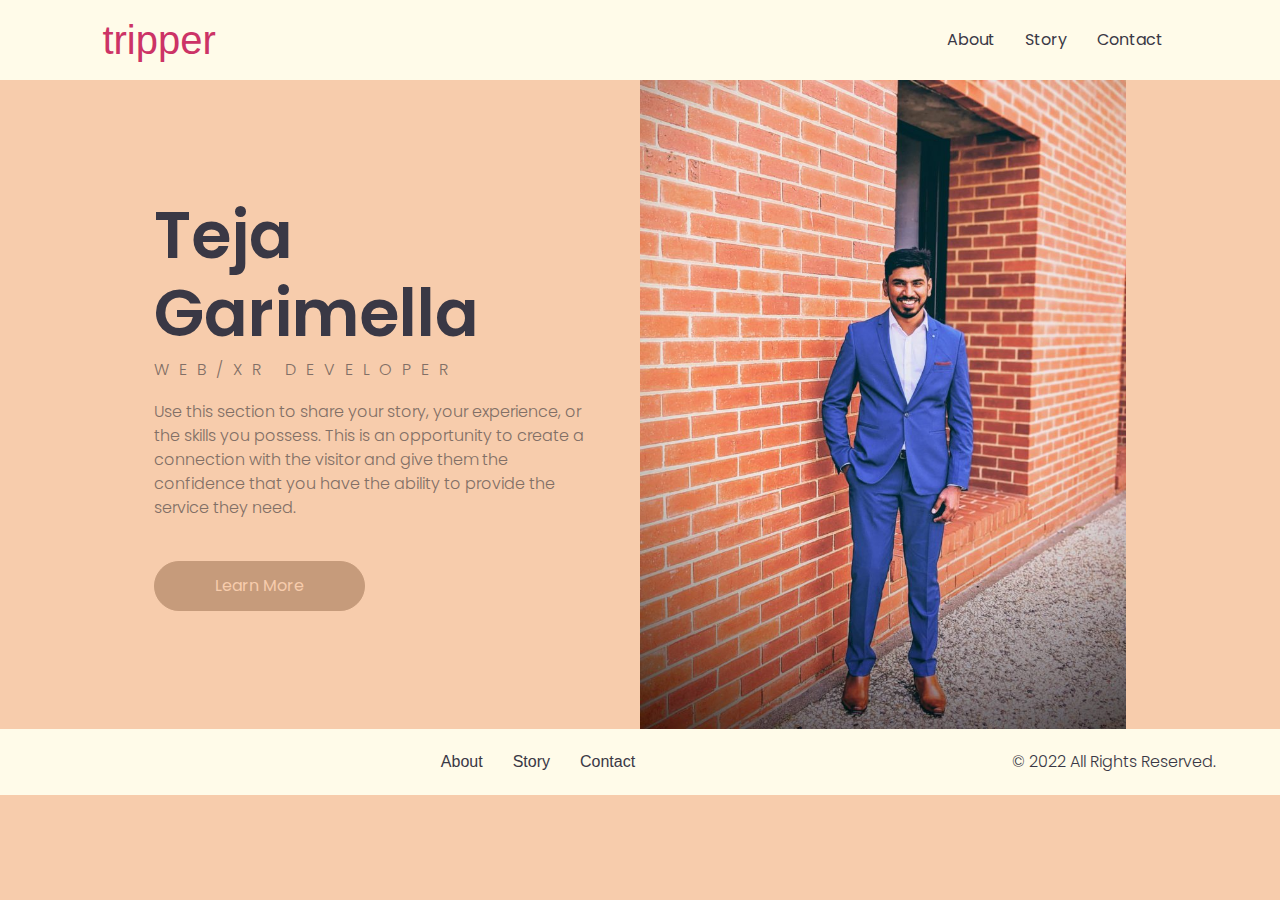
<file: index.html>
<!DOCTYPE html>
<html lang="en-US">
<head>
	<meta charset="UTF-8">
		<meta name="viewport" content="width=device-width, initial-scale=1">
	<link rel="profile" href="https://gmpg.org/xfn/11">
	<title>tripper</title>
<meta name="robots" content="max-image-preview:large">
<link rel="dns-prefetch" href="//s.w.org">
<link rel="alternate" type="application/rss+xml" title="tripper &raquo; Feed" href="https://teja77.github.io/portfolio/feed/">
<link rel="alternate" type="application/rss+xml" title="tripper &raquo; Comments Feed" href="https://teja77.github.io/portfolio/comments/feed/">
<script>
window._wpemojiSettings = {"baseUrl":"https:\/\/s.w.org\/images\/core\/emoji\/14.0.0\/72x72\/","ext":".png","svgUrl":"https:\/\/s.w.org\/images\/core\/emoji\/14.0.0\/svg\/","svgExt":".svg","source":{"concatemoji":"https:\/\/teja77.github.io\/portfolio\/wp-includes\/js\/wp-emoji-release.min.js?ver=6.0.1"}};
/*! This file is auto-generated */
!function(e,a,t){var n,r,o,i=a.createElement("canvas"),p=i.getContext&&i.getContext("2d");function s(e,t){var a=String.fromCharCode,e=(p.clearRect(0,0,i.width,i.height),p.fillText(a.apply(this,e),0,0),i.toDataURL());return p.clearRect(0,0,i.width,i.height),p.fillText(a.apply(this,t),0,0),e===i.toDataURL()}function c(e){var t=a.createElement("script");t.src=e,t.defer=t.type="text/javascript",a.getElementsByTagName("head")[0].appendChild(t)}for(o=Array("flag","emoji"),t.supports={everything:!0,everythingExceptFlag:!0},r=0;r<o.length;r++)t.supports[o[r]]=function(e){if(!p||!p.fillText)return!1;switch(p.textBaseline="top",p.font="600 32px Arial",e){case"flag":return s([127987,65039,8205,9895,65039],[127987,65039,8203,9895,65039])?!1:!s([55356,56826,55356,56819],[55356,56826,8203,55356,56819])&&!s([55356,57332,56128,56423,56128,56418,56128,56421,56128,56430,56128,56423,56128,56447],[55356,57332,8203,56128,56423,8203,56128,56418,8203,56128,56421,8203,56128,56430,8203,56128,56423,8203,56128,56447]);case"emoji":return!s([129777,127995,8205,129778,127999],[129777,127995,8203,129778,127999])}return!1}(o[r]),t.supports.everything=t.supports.everything&&t.supports[o[r]],"flag"!==o[r]&&(t.supports.everythingExceptFlag=t.supports.everythingExceptFlag&&t.supports[o[r]]);t.supports.everythingExceptFlag=t.supports.everythingExceptFlag&&!t.supports.flag,t.DOMReady=!1,t.readyCallback=function(){t.DOMReady=!0},t.supports.everything||(n=function(){t.readyCallback()},a.addEventListener?(a.addEventListener("DOMContentLoaded",n,!1),e.addEventListener("load",n,!1)):(e.attachEvent("onload",n),a.attachEvent("onreadystatechange",function(){"complete"===a.readyState&&t.readyCallback()})),(e=t.source||{}).concatemoji?c(e.concatemoji):e.wpemoji&&e.twemoji&&(c(e.twemoji),c(e.wpemoji)))}(window,document,window._wpemojiSettings);
</script>
<style>img.wp-smiley,
img.emoji {
	display: inline !important;
	border: none !important;
	box-shadow: none !important;
	height: 1em !important;
	width: 1em !important;
	margin: 0 0.07em !important;
	vertical-align: -0.1em !important;
	background: none !important;
	padding: 0 !important;
}</style>
	<link rel="stylesheet" id="wp-block-library-css" href="https://teja77.github.io/portfolio/wp-includes/css/dist/block-library/style.min.css?ver=6.0.1" media="all">
<style id="global-styles-inline-css">body{--wp--preset--color--black: #000000;--wp--preset--color--cyan-bluish-gray: #abb8c3;--wp--preset--color--white: #ffffff;--wp--preset--color--pale-pink: #f78da7;--wp--preset--color--vivid-red: #cf2e2e;--wp--preset--color--luminous-vivid-orange: #ff6900;--wp--preset--color--luminous-vivid-amber: #fcb900;--wp--preset--color--light-green-cyan: #7bdcb5;--wp--preset--color--vivid-green-cyan: #00d084;--wp--preset--color--pale-cyan-blue: #8ed1fc;--wp--preset--color--vivid-cyan-blue: #0693e3;--wp--preset--color--vivid-purple: #9b51e0;--wp--preset--gradient--vivid-cyan-blue-to-vivid-purple: linear-gradient(135deg,rgba(6,147,227,1) 0%,rgb(155,81,224) 100%);--wp--preset--gradient--light-green-cyan-to-vivid-green-cyan: linear-gradient(135deg,rgb(122,220,180) 0%,rgb(0,208,130) 100%);--wp--preset--gradient--luminous-vivid-amber-to-luminous-vivid-orange: linear-gradient(135deg,rgba(252,185,0,1) 0%,rgba(255,105,0,1) 100%);--wp--preset--gradient--luminous-vivid-orange-to-vivid-red: linear-gradient(135deg,rgba(255,105,0,1) 0%,rgb(207,46,46) 100%);--wp--preset--gradient--very-light-gray-to-cyan-bluish-gray: linear-gradient(135deg,rgb(238,238,238) 0%,rgb(169,184,195) 100%);--wp--preset--gradient--cool-to-warm-spectrum: linear-gradient(135deg,rgb(74,234,220) 0%,rgb(151,120,209) 20%,rgb(207,42,186) 40%,rgb(238,44,130) 60%,rgb(251,105,98) 80%,rgb(254,248,76) 100%);--wp--preset--gradient--blush-light-purple: linear-gradient(135deg,rgb(255,206,236) 0%,rgb(152,150,240) 100%);--wp--preset--gradient--blush-bordeaux: linear-gradient(135deg,rgb(254,205,165) 0%,rgb(254,45,45) 50%,rgb(107,0,62) 100%);--wp--preset--gradient--luminous-dusk: linear-gradient(135deg,rgb(255,203,112) 0%,rgb(199,81,192) 50%,rgb(65,88,208) 100%);--wp--preset--gradient--pale-ocean: linear-gradient(135deg,rgb(255,245,203) 0%,rgb(182,227,212) 50%,rgb(51,167,181) 100%);--wp--preset--gradient--electric-grass: linear-gradient(135deg,rgb(202,248,128) 0%,rgb(113,206,126) 100%);--wp--preset--gradient--midnight: linear-gradient(135deg,rgb(2,3,129) 0%,rgb(40,116,252) 100%);--wp--preset--duotone--dark-grayscale: url('#wp-duotone-dark-grayscale');--wp--preset--duotone--grayscale: url('#wp-duotone-grayscale');--wp--preset--duotone--purple-yellow: url('#wp-duotone-purple-yellow');--wp--preset--duotone--blue-red: url('#wp-duotone-blue-red');--wp--preset--duotone--midnight: url('#wp-duotone-midnight');--wp--preset--duotone--magenta-yellow: url('#wp-duotone-magenta-yellow');--wp--preset--duotone--purple-green: url('#wp-duotone-purple-green');--wp--preset--duotone--blue-orange: url('#wp-duotone-blue-orange');--wp--preset--font-size--small: 13px;--wp--preset--font-size--medium: 20px;--wp--preset--font-size--large: 36px;--wp--preset--font-size--x-large: 42px;}.has-black-color{color: var(--wp--preset--color--black) !important;}.has-cyan-bluish-gray-color{color: var(--wp--preset--color--cyan-bluish-gray) !important;}.has-white-color{color: var(--wp--preset--color--white) !important;}.has-pale-pink-color{color: var(--wp--preset--color--pale-pink) !important;}.has-vivid-red-color{color: var(--wp--preset--color--vivid-red) !important;}.has-luminous-vivid-orange-color{color: var(--wp--preset--color--luminous-vivid-orange) !important;}.has-luminous-vivid-amber-color{color: var(--wp--preset--color--luminous-vivid-amber) !important;}.has-light-green-cyan-color{color: var(--wp--preset--color--light-green-cyan) !important;}.has-vivid-green-cyan-color{color: var(--wp--preset--color--vivid-green-cyan) !important;}.has-pale-cyan-blue-color{color: var(--wp--preset--color--pale-cyan-blue) !important;}.has-vivid-cyan-blue-color{color: var(--wp--preset--color--vivid-cyan-blue) !important;}.has-vivid-purple-color{color: var(--wp--preset--color--vivid-purple) !important;}.has-black-background-color{background-color: var(--wp--preset--color--black) !important;}.has-cyan-bluish-gray-background-color{background-color: var(--wp--preset--color--cyan-bluish-gray) !important;}.has-white-background-color{background-color: var(--wp--preset--color--white) !important;}.has-pale-pink-background-color{background-color: var(--wp--preset--color--pale-pink) !important;}.has-vivid-red-background-color{background-color: var(--wp--preset--color--vivid-red) !important;}.has-luminous-vivid-orange-background-color{background-color: var(--wp--preset--color--luminous-vivid-orange) !important;}.has-luminous-vivid-amber-background-color{background-color: var(--wp--preset--color--luminous-vivid-amber) !important;}.has-light-green-cyan-background-color{background-color: var(--wp--preset--color--light-green-cyan) !important;}.has-vivid-green-cyan-background-color{background-color: var(--wp--preset--color--vivid-green-cyan) !important;}.has-pale-cyan-blue-background-color{background-color: var(--wp--preset--color--pale-cyan-blue) !important;}.has-vivid-cyan-blue-background-color{background-color: var(--wp--preset--color--vivid-cyan-blue) !important;}.has-vivid-purple-background-color{background-color: var(--wp--preset--color--vivid-purple) !important;}.has-black-border-color{border-color: var(--wp--preset--color--black) !important;}.has-cyan-bluish-gray-border-color{border-color: var(--wp--preset--color--cyan-bluish-gray) !important;}.has-white-border-color{border-color: var(--wp--preset--color--white) !important;}.has-pale-pink-border-color{border-color: var(--wp--preset--color--pale-pink) !important;}.has-vivid-red-border-color{border-color: var(--wp--preset--color--vivid-red) !important;}.has-luminous-vivid-orange-border-color{border-color: var(--wp--preset--color--luminous-vivid-orange) !important;}.has-luminous-vivid-amber-border-color{border-color: var(--wp--preset--color--luminous-vivid-amber) !important;}.has-light-green-cyan-border-color{border-color: var(--wp--preset--color--light-green-cyan) !important;}.has-vivid-green-cyan-border-color{border-color: var(--wp--preset--color--vivid-green-cyan) !important;}.has-pale-cyan-blue-border-color{border-color: var(--wp--preset--color--pale-cyan-blue) !important;}.has-vivid-cyan-blue-border-color{border-color: var(--wp--preset--color--vivid-cyan-blue) !important;}.has-vivid-purple-border-color{border-color: var(--wp--preset--color--vivid-purple) !important;}.has-vivid-cyan-blue-to-vivid-purple-gradient-background{background: var(--wp--preset--gradient--vivid-cyan-blue-to-vivid-purple) !important;}.has-light-green-cyan-to-vivid-green-cyan-gradient-background{background: var(--wp--preset--gradient--light-green-cyan-to-vivid-green-cyan) !important;}.has-luminous-vivid-amber-to-luminous-vivid-orange-gradient-background{background: var(--wp--preset--gradient--luminous-vivid-amber-to-luminous-vivid-orange) !important;}.has-luminous-vivid-orange-to-vivid-red-gradient-background{background: var(--wp--preset--gradient--luminous-vivid-orange-to-vivid-red) !important;}.has-very-light-gray-to-cyan-bluish-gray-gradient-background{background: var(--wp--preset--gradient--very-light-gray-to-cyan-bluish-gray) !important;}.has-cool-to-warm-spectrum-gradient-background{background: var(--wp--preset--gradient--cool-to-warm-spectrum) !important;}.has-blush-light-purple-gradient-background{background: var(--wp--preset--gradient--blush-light-purple) !important;}.has-blush-bordeaux-gradient-background{background: var(--wp--preset--gradient--blush-bordeaux) !important;}.has-luminous-dusk-gradient-background{background: var(--wp--preset--gradient--luminous-dusk) !important;}.has-pale-ocean-gradient-background{background: var(--wp--preset--gradient--pale-ocean) !important;}.has-electric-grass-gradient-background{background: var(--wp--preset--gradient--electric-grass) !important;}.has-midnight-gradient-background{background: var(--wp--preset--gradient--midnight) !important;}.has-small-font-size{font-size: var(--wp--preset--font-size--small) !important;}.has-medium-font-size{font-size: var(--wp--preset--font-size--medium) !important;}.has-large-font-size{font-size: var(--wp--preset--font-size--large) !important;}.has-x-large-font-size{font-size: var(--wp--preset--font-size--x-large) !important;}</style>
<link rel="stylesheet" id="templately-editor-css" href="https://teja77.github.io/portfolio/wp-content/plugins/templately/assets/css/editor.css?ver=1.3.6" media="all">
<link rel="stylesheet" id="cb70d11b8-css" href="https://teja77.github.io/portfolio/wp-content/uploads/essential-addons-elementor/734e5f942.min.css?ver=1657968436" media="all">
<link rel="stylesheet" id="hello-elementor-css" href="https://teja77.github.io/portfolio/wp-content/themes/Hello-Elementor/style.min.css?ver=2.6.1" media="all">
<link rel="stylesheet" id="hello-elementor-theme-style-css" href="https://teja77.github.io/portfolio/wp-content/themes/Hello-Elementor/theme.min.css?ver=2.6.1" media="all">
<link rel="stylesheet" id="elementor-frontend-css" href="https://teja77.github.io/portfolio/wp-content/plugins/elementor/assets/css/frontend-lite.min.css?ver=3.6.7" media="all">
<link rel="stylesheet" id="elementor-post-47-css" href="https://teja77.github.io/portfolio/wp-content/uploads/elementor/css/post-47.css?ver=1657967919" media="all">
<link rel="stylesheet" id="elementor-icons-css" href="https://teja77.github.io/portfolio/wp-content/plugins/elementor/assets/lib/eicons/css/elementor-icons.min.css?ver=5.15.0" media="all">
<link rel="stylesheet" id="font-awesome-5-all-css" href="https://teja77.github.io/portfolio/wp-content/plugins/elementor/assets/lib/font-awesome/css/all.min.css?ver=4.9.21" media="all">
<link rel="stylesheet" id="font-awesome-4-shim-css" href="https://teja77.github.io/portfolio/wp-content/plugins/elementor/assets/lib/font-awesome/css/v4-shims.min.css?ver=5.1.8" media="all">
<link rel="stylesheet" id="elementor-global-css" href="https://teja77.github.io/portfolio/wp-content/uploads/elementor/css/global.css?ver=1657967920" media="all">
<link rel="stylesheet" id="elementor-post-79-css" href="https://teja77.github.io/portfolio/wp-content/uploads/elementor/css/post-79.css?ver=1657968436" media="all">
<link rel="stylesheet" id="google-fonts-1-css" href="https://fonts.googleapis.com/css?family=Poppins%3A100%2C100italic%2C200%2C200italic%2C300%2C300italic%2C400%2C400italic%2C500%2C500italic%2C600%2C600italic%2C700%2C700italic%2C800%2C800italic%2C900%2C900italic&#038;display=auto&#038;ver=6.0.1" media="all">
<script src="https://teja77.github.io/portfolio/wp-includes/js/jquery/jquery.min.js?ver=3.6.0" id="jquery-core-js"></script>
<script src="https://teja77.github.io/portfolio/wp-includes/js/jquery/jquery-migrate.min.js?ver=3.3.2" id="jquery-migrate-js"></script>
<script src="https://teja77.github.io/portfolio/wp-content/plugins/elementor/assets/lib/font-awesome/js/v4-shims.min.js?ver=5.1.8" id="font-awesome-4-shim-js"></script>
<link rel="https://api.w.org/" href="https://teja77.github.io/portfolio/wp-json/">
<link rel="alternate" type="application/json" href="https://teja77.github.io/portfolio/wp-json/wp/v2/pages/79">
<link rel="EditURI" type="application/rsd+xml" title="RSD" href="https://teja77.github.io/portfolio/xmlrpc.php?rsd">
<link rel="wlwmanifest" type="application/wlwmanifest+xml" href="https://teja77.github.io/portfolio/wp-includes/wlwmanifest.xml"> 
<meta name="generator" content="WordPress 6.0.1">
<link rel="canonical" href="https://teja77.github.io/portfolio/">
<link rel="shortlink" href="https://teja77.github.io/portfolio/">
<link rel="alternate" type="application/json+oembed" href="https://teja77.github.io/portfolio/wp-json/oembed/1.0/embed?url=http%3A%2F%2Fhttps://teja77.github.io/portfolio%2F">
<link rel="alternate" type="text/xml+oembed" href="https://teja77.github.io/portfolio/wp-json/oembed/1.0/embed?url=http%3A%2F%2Fhttps://teja77.github.io/portfolio%2F&#038;format=xml">
		<style id="wp-custom-css">.site-navigation-dropdown ul.menu li a {
    background: #fffbe9;
}

.site-navigation-dropdown ul.menu li.current-menu-item a {
    background: #826f66;
}</style>
		</head>
<body class="home page-template-default page page-id-79 elementor-default elementor-kit-47 elementor-page elementor-page-79">

<svg xmlns="http://www.w3.org/2000/svg" viewbox="0 0 0 0" width="0" height="0" focusable="false" role="none" style="visibility: hidden; position: absolute; left: -9999px; overflow: hidden;"><defs><filter id="wp-duotone-dark-grayscale"><fecolormatrix color-interpolation-filters="sRGB" type="matrix" values=" .299 .587 .114 0 0 .299 .587 .114 0 0 .299 .587 .114 0 0 .299 .587 .114 0 0 "></fecolormatrix><fecomponenttransfer color-interpolation-filters="sRGB"><fefuncr type="table" tablevalues="0 0.49803921568627"></fefuncr><fefuncg type="table" tablevalues="0 0.49803921568627"></fefuncg><fefuncb type="table" tablevalues="0 0.49803921568627"></fefuncb><fefunca type="table" tablevalues="1 1"></fefunca></fecomponenttransfer><fecomposite in2="SourceGraphic" operator="in"></fecomposite></filter></defs></svg><svg xmlns="http://www.w3.org/2000/svg" viewbox="0 0 0 0" width="0" height="0" focusable="false" role="none" style="visibility: hidden; position: absolute; left: -9999px; overflow: hidden;"><defs><filter id="wp-duotone-grayscale"><fecolormatrix color-interpolation-filters="sRGB" type="matrix" values=" .299 .587 .114 0 0 .299 .587 .114 0 0 .299 .587 .114 0 0 .299 .587 .114 0 0 "></fecolormatrix><fecomponenttransfer color-interpolation-filters="sRGB"><fefuncr type="table" tablevalues="0 1"></fefuncr><fefuncg type="table" tablevalues="0 1"></fefuncg><fefuncb type="table" tablevalues="0 1"></fefuncb><fefunca type="table" tablevalues="1 1"></fefunca></fecomponenttransfer><fecomposite in2="SourceGraphic" operator="in"></fecomposite></filter></defs></svg><svg xmlns="http://www.w3.org/2000/svg" viewbox="0 0 0 0" width="0" height="0" focusable="false" role="none" style="visibility: hidden; position: absolute; left: -9999px; overflow: hidden;"><defs><filter id="wp-duotone-purple-yellow"><fecolormatrix color-interpolation-filters="sRGB" type="matrix" values=" .299 .587 .114 0 0 .299 .587 .114 0 0 .299 .587 .114 0 0 .299 .587 .114 0 0 "></fecolormatrix><fecomponenttransfer color-interpolation-filters="sRGB"><fefuncr type="table" tablevalues="0.54901960784314 0.98823529411765"></fefuncr><fefuncg type="table" tablevalues="0 1"></fefuncg><fefuncb type="table" tablevalues="0.71764705882353 0.25490196078431"></fefuncb><fefunca type="table" tablevalues="1 1"></fefunca></fecomponenttransfer><fecomposite in2="SourceGraphic" operator="in"></fecomposite></filter></defs></svg><svg xmlns="http://www.w3.org/2000/svg" viewbox="0 0 0 0" width="0" height="0" focusable="false" role="none" style="visibility: hidden; position: absolute; left: -9999px; overflow: hidden;"><defs><filter id="wp-duotone-blue-red"><fecolormatrix color-interpolation-filters="sRGB" type="matrix" values=" .299 .587 .114 0 0 .299 .587 .114 0 0 .299 .587 .114 0 0 .299 .587 .114 0 0 "></fecolormatrix><fecomponenttransfer color-interpolation-filters="sRGB"><fefuncr type="table" tablevalues="0 1"></fefuncr><fefuncg type="table" tablevalues="0 0.27843137254902"></fefuncg><fefuncb type="table" tablevalues="0.5921568627451 0.27843137254902"></fefuncb><fefunca type="table" tablevalues="1 1"></fefunca></fecomponenttransfer><fecomposite in2="SourceGraphic" operator="in"></fecomposite></filter></defs></svg><svg xmlns="http://www.w3.org/2000/svg" viewbox="0 0 0 0" width="0" height="0" focusable="false" role="none" style="visibility: hidden; position: absolute; left: -9999px; overflow: hidden;"><defs><filter id="wp-duotone-midnight"><fecolormatrix color-interpolation-filters="sRGB" type="matrix" values=" .299 .587 .114 0 0 .299 .587 .114 0 0 .299 .587 .114 0 0 .299 .587 .114 0 0 "></fecolormatrix><fecomponenttransfer color-interpolation-filters="sRGB"><fefuncr type="table" tablevalues="0 0"></fefuncr><fefuncg type="table" tablevalues="0 0.64705882352941"></fefuncg><fefuncb type="table" tablevalues="0 1"></fefuncb><fefunca type="table" tablevalues="1 1"></fefunca></fecomponenttransfer><fecomposite in2="SourceGraphic" operator="in"></fecomposite></filter></defs></svg><svg xmlns="http://www.w3.org/2000/svg" viewbox="0 0 0 0" width="0" height="0" focusable="false" role="none" style="visibility: hidden; position: absolute; left: -9999px; overflow: hidden;"><defs><filter id="wp-duotone-magenta-yellow"><fecolormatrix color-interpolation-filters="sRGB" type="matrix" values=" .299 .587 .114 0 0 .299 .587 .114 0 0 .299 .587 .114 0 0 .299 .587 .114 0 0 "></fecolormatrix><fecomponenttransfer color-interpolation-filters="sRGB"><fefuncr type="table" tablevalues="0.78039215686275 1"></fefuncr><fefuncg type="table" tablevalues="0 0.94901960784314"></fefuncg><fefuncb type="table" tablevalues="0.35294117647059 0.47058823529412"></fefuncb><fefunca type="table" tablevalues="1 1"></fefunca></fecomponenttransfer><fecomposite in2="SourceGraphic" operator="in"></fecomposite></filter></defs></svg><svg xmlns="http://www.w3.org/2000/svg" viewbox="0 0 0 0" width="0" height="0" focusable="false" role="none" style="visibility: hidden; position: absolute; left: -9999px; overflow: hidden;"><defs><filter id="wp-duotone-purple-green"><fecolormatrix color-interpolation-filters="sRGB" type="matrix" values=" .299 .587 .114 0 0 .299 .587 .114 0 0 .299 .587 .114 0 0 .299 .587 .114 0 0 "></fecolormatrix><fecomponenttransfer color-interpolation-filters="sRGB"><fefuncr type="table" tablevalues="0.65098039215686 0.40392156862745"></fefuncr><fefuncg type="table" tablevalues="0 1"></fefuncg><fefuncb type="table" tablevalues="0.44705882352941 0.4"></fefuncb><fefunca type="table" tablevalues="1 1"></fefunca></fecomponenttransfer><fecomposite in2="SourceGraphic" operator="in"></fecomposite></filter></defs></svg><svg xmlns="http://www.w3.org/2000/svg" viewbox="0 0 0 0" width="0" height="0" focusable="false" role="none" style="visibility: hidden; position: absolute; left: -9999px; overflow: hidden;"><defs><filter id="wp-duotone-blue-orange"><fecolormatrix color-interpolation-filters="sRGB" type="matrix" values=" .299 .587 .114 0 0 .299 .587 .114 0 0 .299 .587 .114 0 0 .299 .587 .114 0 0 "></fecolormatrix><fecomponenttransfer color-interpolation-filters="sRGB"><fefuncr type="table" tablevalues="0.098039215686275 1"></fefuncr><fefuncg type="table" tablevalues="0 0.66274509803922"></fefuncg><fefuncb type="table" tablevalues="0.84705882352941 0.41960784313725"></fefuncb><fefunca type="table" tablevalues="1 1"></fefunca></fecomponenttransfer><fecomposite in2="SourceGraphic" operator="in"></fecomposite></filter></defs></svg>
<a class="skip-link screen-reader-text" href="#content">
	Skip to content</a>

<header id="site-header" class="site-header dynamic-header header-full-width menu-dropdown-mobile" role="banner">
	<div class="header-inner">
		<div class="site-branding show-title">
							<h1 class="site-title show">
					<a href="https://teja77.github.io/portfolio/" title="Home" rel="home">
						tripper					</a>
				</h1>
					</div>

					<nav class="site-navigation show" role="navigation">
				<div class="menu-primary-menu-container"><ul id="menu-primary-menu" class="menu">
<li id="menu-item-138" class="menu-item menu-item-type-post_type menu-item-object-page menu-item-138"><a href="https://teja77.github.io/portfolio/about/">About</a></li>
<li id="menu-item-202" class="menu-item menu-item-type-post_type menu-item-object-page menu-item-202"><a href="https://teja77.github.io/portfolio/story/">Story</a></li>
<li id="menu-item-139" class="menu-item menu-item-type-post_type menu-item-object-page menu-item-139"><a href="https://teja77.github.io/portfolio/contact/">Contact</a></li>
</ul></div>			</nav>
			<div class="site-navigation-toggle-holder show">
				<div class="site-navigation-toggle">
					<i class="eicon-menu-bar"></i>
					<span class="elementor-screen-only">Menu</span>
				</div>
			</div>
			<nav class="site-navigation-dropdown show" role="navigation">
				<div class="menu-primary-menu-container"><ul id="menu-primary-menu" class="menu">
<li id="menu-item-138" class="menu-item menu-item-type-post_type menu-item-object-page menu-item-138"><a href="https://teja77.github.io/portfolio/about/">About</a></li>
<li id="menu-item-202" class="menu-item menu-item-type-post_type menu-item-object-page menu-item-202"><a href="https://teja77.github.io/portfolio/story/">Story</a></li>
<li id="menu-item-139" class="menu-item menu-item-type-post_type menu-item-object-page menu-item-139"><a href="https://teja77.github.io/portfolio/contact/">Contact</a></li>
</ul></div>			</nav>
			</div>
</header>

<main id="content" class="site-main post-79 page type-page status-publish hentry" role="main">
		<div class="page-content">
				<div data-elementor-type="wp-page" data-elementor-id="79" class="elementor elementor-79">
									<section class="elementor-section elementor-top-section elementor-element elementor-element-4f5a60cf elementor-section-full_width elementor-section-content-middle elementor-reverse-tablet elementor-reverse-mobile elementor-section-height-default elementor-section-height-default" data-id="4f5a60cf" data-element_type="section">
						<div class="elementor-container elementor-column-gap-no">
					<div class="elementor-column elementor-col-50 elementor-top-column elementor-element elementor-element-65112157" data-id="65112157" data-element_type="column">
			<div class="elementor-widget-wrap elementor-element-populated">
								<div class="elementor-element elementor-element-5e7c4e8 elementor-widget elementor-widget-heading" data-id="5e7c4e8" data-element_type="widget" data-widget_type="heading.default">
				<div class="elementor-widget-container">
			<style>/*! elementor - v3.6.7 - 03-07-2022 */
.elementor-heading-title{padding:0;margin:0;line-height:1}.elementor-widget-heading .elementor-heading-title[class*=elementor-size-]>a{color:inherit;font-size:inherit;line-height:inherit}.elementor-widget-heading .elementor-heading-title.elementor-size-small{font-size:15px}.elementor-widget-heading .elementor-heading-title.elementor-size-medium{font-size:19px}.elementor-widget-heading .elementor-heading-title.elementor-size-large{font-size:29px}.elementor-widget-heading .elementor-heading-title.elementor-size-xl{font-size:39px}.elementor-widget-heading .elementor-heading-title.elementor-size-xxl{font-size:59px}</style>
<h2 class="elementor-heading-title elementor-size-default">Teja Garimella</h2>		</div>
				</div>
				<div class="elementor-element elementor-element-5af62e6b elementor-widget elementor-widget-heading" data-id="5af62e6b" data-element_type="widget" data-widget_type="heading.default">
				<div class="elementor-widget-container">
			<h5 class="elementor-heading-title elementor-size-default">Web/XR Developer</h5>		</div>
				</div>
				<div class="elementor-element elementor-element-4573f898 elementor-widget elementor-widget-text-editor" data-id="4573f898" data-element_type="widget" data-widget_type="text-editor.default">
				<div class="elementor-widget-container">
			<style>/*! elementor - v3.6.7 - 03-07-2022 */
.elementor-widget-text-editor.elementor-drop-cap-view-stacked .elementor-drop-cap{background-color:#818a91;color:#fff}.elementor-widget-text-editor.elementor-drop-cap-view-framed .elementor-drop-cap{color:#818a91;border:3px solid;background-color:transparent}.elementor-widget-text-editor:not(.elementor-drop-cap-view-default) .elementor-drop-cap{margin-top:8px}.elementor-widget-text-editor:not(.elementor-drop-cap-view-default) .elementor-drop-cap-letter{width:1em;height:1em}.elementor-widget-text-editor .elementor-drop-cap{float:left;text-align:center;line-height:1;font-size:50px}.elementor-widget-text-editor .elementor-drop-cap-letter{display:inline-block}</style>				<p>Use this section to share your story, your experience, or the skills you possess. This is an opportunity to create a connection with the visitor and give them the confidence that you have the ability to provide the service they need.</p>						</div>
				</div>
				<div class="elementor-element elementor-element-274c208b elementor-invisible elementor-widget elementor-widget-button" data-id="274c208b" data-element_type="widget" data-settings="{&quot;_animation&quot;:&quot;fadeInDown&quot;}" data-widget_type="button.default">
				<div class="elementor-widget-container">
					<div class="elementor-button-wrapper">
			<a href="https://teja77.github.io/portfolio/about/" class="elementor-button-link elementor-button elementor-size-sm" role="button">
						<span class="elementor-button-content-wrapper">
						<span class="elementor-button-text">Learn More</span>
		</span>
					</a>
		</div>
				</div>
				</div>
					</div>
		</div>
				<div class="elementor-column elementor-col-50 elementor-top-column elementor-element elementor-element-1ccd5304" data-id="1ccd5304" data-element_type="column">
			<div class="elementor-widget-wrap elementor-element-populated">
								<div class="elementor-element elementor-element-79d38590 elementor-invisible elementor-widget elementor-widget-image" data-id="79d38590" data-element_type="widget" data-settings="{&quot;_animation&quot;:&quot;slideInUp&quot;}" data-widget_type="image.default">
				<div class="elementor-widget-container">
			<style>/*! elementor - v3.6.7 - 03-07-2022 */
.elementor-widget-image{text-align:center}.elementor-widget-image a{display:inline-block}.elementor-widget-image a img[src$=".svg"]{width:48px}.elementor-widget-image img{vertical-align:middle;display:inline-block}</style>												<img width="768" height="1024" src="https://teja77.github.io/portfolio/wp-content/uploads/2022/04/00100trPORTRAIT_00100_BURST20191211150109309_COVER-768x1024.jpg" class="attachment-medium_large size-medium_large" alt="" loading="lazy" srcset="https://teja77.github.io/portfolio/wp-content/uploads/2022/04/00100trPORTRAIT_00100_BURST20191211150109309_COVER-768x1024.jpg 768w, https://teja77.github.io/portfolio/wp-content/uploads/2022/04/00100trPORTRAIT_00100_BURST20191211150109309_COVER-225x300.jpg 225w, https://teja77.github.io/portfolio/wp-content/uploads/2022/04/00100trPORTRAIT_00100_BURST20191211150109309_COVER-1152x1536.jpg 1152w, https://teja77.github.io/portfolio/wp-content/uploads/2022/04/00100trPORTRAIT_00100_BURST20191211150109309_COVER-1536x2048.jpg 1536w, https://teja77.github.io/portfolio/wp-content/uploads/2022/04/00100trPORTRAIT_00100_BURST20191211150109309_COVER-scaled.jpg 1920w" sizes="(max-width: 768px) 100vw, 768px">															</div>
				</div>
					</div>
		</div>
							</div>
		</section>
							</div>
				<div class="post-tags">
					</div>
			</div>

	<section id="comments" class="comments-area">

	


</section><!-- .comments-area -->
</main>

	<footer id="site-footer" class="site-footer dynamic-footer footer-full-width footer-has-copyright" role="contentinfo">
	<div class="footer-inner">
		<div class="site-branding show-logo">
					</div>

					<nav class="site-navigation show" role="navigation">
				<div class="menu-primary-menu-container"><ul id="menu-primary-menu-1" class="menu">
<li class="menu-item menu-item-type-post_type menu-item-object-page menu-item-138"><a href="https://teja77.github.io/portfolio/about/">About</a></li>
<li class="menu-item menu-item-type-post_type menu-item-object-page menu-item-202"><a href="https://teja77.github.io/portfolio/story/">Story</a></li>
<li class="menu-item menu-item-type-post_type menu-item-object-page menu-item-139"><a href="https://teja77.github.io/portfolio/contact/">Contact</a></li>
</ul></div>			</nav>
		
					<div class="copyright show">
				<p>© 2022 All Rights Reserved.</p>
			</div>
			</div>
</footer>

<link rel="stylesheet" id="e-animations-css" href="https://teja77.github.io/portfolio/wp-content/plugins/elementor/assets/lib/animations/animations.min.css?ver=3.6.7" media="all">
<script id="cb70d11b8-js-extra">
var localize = {"ajaxurl":"https:\/\/teja77.github.io\/portfolio\/wp-admin\/admin-ajax.php","nonce":"1572ab1ccd","i18n":{"added":"Added ","compare":"Compare","loading":"Loading..."},"page_permalink":"https:\/\/teja77.github.io\/portfolio\/","cart_redirectition":"","cart_page_url":""};
</script>
<script src="https://teja77.github.io/portfolio/wp-content/uploads/essential-addons-elementor/734e5f942.min.js?ver=1657968436" id="cb70d11b8-js"></script>
<script src="https://teja77.github.io/portfolio/wp-content/themes/Hello-Elementor/assets/js/hello-frontend.min.js?ver=1.0.0" id="hello-theme-frontend-js"></script>
<script src="https://teja77.github.io/portfolio/wp-content/plugins/elementor/assets/js/webpack.runtime.min.js?ver=3.6.7" id="elementor-webpack-runtime-js"></script>
<script src="https://teja77.github.io/portfolio/wp-content/plugins/elementor/assets/js/frontend-modules.min.js?ver=3.6.7" id="elementor-frontend-modules-js"></script>
<script src="https://teja77.github.io/portfolio/wp-content/plugins/elementor/assets/lib/waypoints/waypoints.min.js?ver=4.0.2" id="elementor-waypoints-js"></script>
<script src="https://teja77.github.io/portfolio/wp-includes/js/jquery/ui/core.min.js?ver=1.13.1" id="jquery-ui-core-js"></script>
<script id="elementor-frontend-js-before">
var elementorFrontendConfig = {"environmentMode":{"edit":false,"wpPreview":false,"isScriptDebug":false},"i18n":{"shareOnFacebook":"Share on Facebook","shareOnTwitter":"Share on Twitter","pinIt":"Pin it","download":"Download","downloadImage":"Download image","fullscreen":"Fullscreen","zoom":"Zoom","share":"Share","playVideo":"Play Video","previous":"Previous","next":"Next","close":"Close"},"is_rtl":false,"breakpoints":{"xs":0,"sm":480,"md":768,"lg":1025,"xl":1440,"xxl":1600},"responsive":{"breakpoints":{"mobile":{"label":"Mobile","value":767,"default_value":767,"direction":"max","is_enabled":true},"mobile_extra":{"label":"Mobile Extra","value":880,"default_value":880,"direction":"max","is_enabled":false},"tablet":{"label":"Tablet","value":1024,"default_value":1024,"direction":"max","is_enabled":true},"tablet_extra":{"label":"Tablet Extra","value":1200,"default_value":1200,"direction":"max","is_enabled":false},"laptop":{"label":"Laptop","value":1366,"default_value":1366,"direction":"max","is_enabled":false},"widescreen":{"label":"Widescreen","value":2400,"default_value":2400,"direction":"min","is_enabled":false}}},"version":"3.6.7","is_static":false,"experimentalFeatures":{"e_dom_optimization":true,"e_optimized_assets_loading":true,"e_optimized_css_loading":true,"a11y_improvements":true,"e_import_export":true,"additional_custom_breakpoints":true,"e_hidden_wordpress_widgets":true,"hello-theme-header-footer":true,"landing-pages":true,"elements-color-picker":true,"favorite-widgets":true,"admin-top-bar":true},"urls":{"assets":"https:\/\/teja77.github.io\/portfolio\/wp-content\/plugins\/elementor\/assets\/"},"settings":{"page":[],"editorPreferences":[]},"kit":{"body_background_background":"classic","active_breakpoints":["viewport_mobile","viewport_tablet"],"global_image_lightbox":"yes","lightbox_enable_counter":"yes","lightbox_enable_fullscreen":"yes","lightbox_enable_zoom":"yes","lightbox_enable_share":"yes","lightbox_title_src":"title","lightbox_description_src":"description","hello_header_logo_type":"title","hello_header_menu_layout":"horizontal"},"post":{"id":79,"title":"tripper","excerpt":"","featuredImage":false}};
</script>
<script src="https://teja77.github.io/portfolio/wp-content/plugins/elementor/assets/js/frontend.min.js?ver=3.6.7" id="elementor-frontend-js"></script>

</body>
</html>
</file>
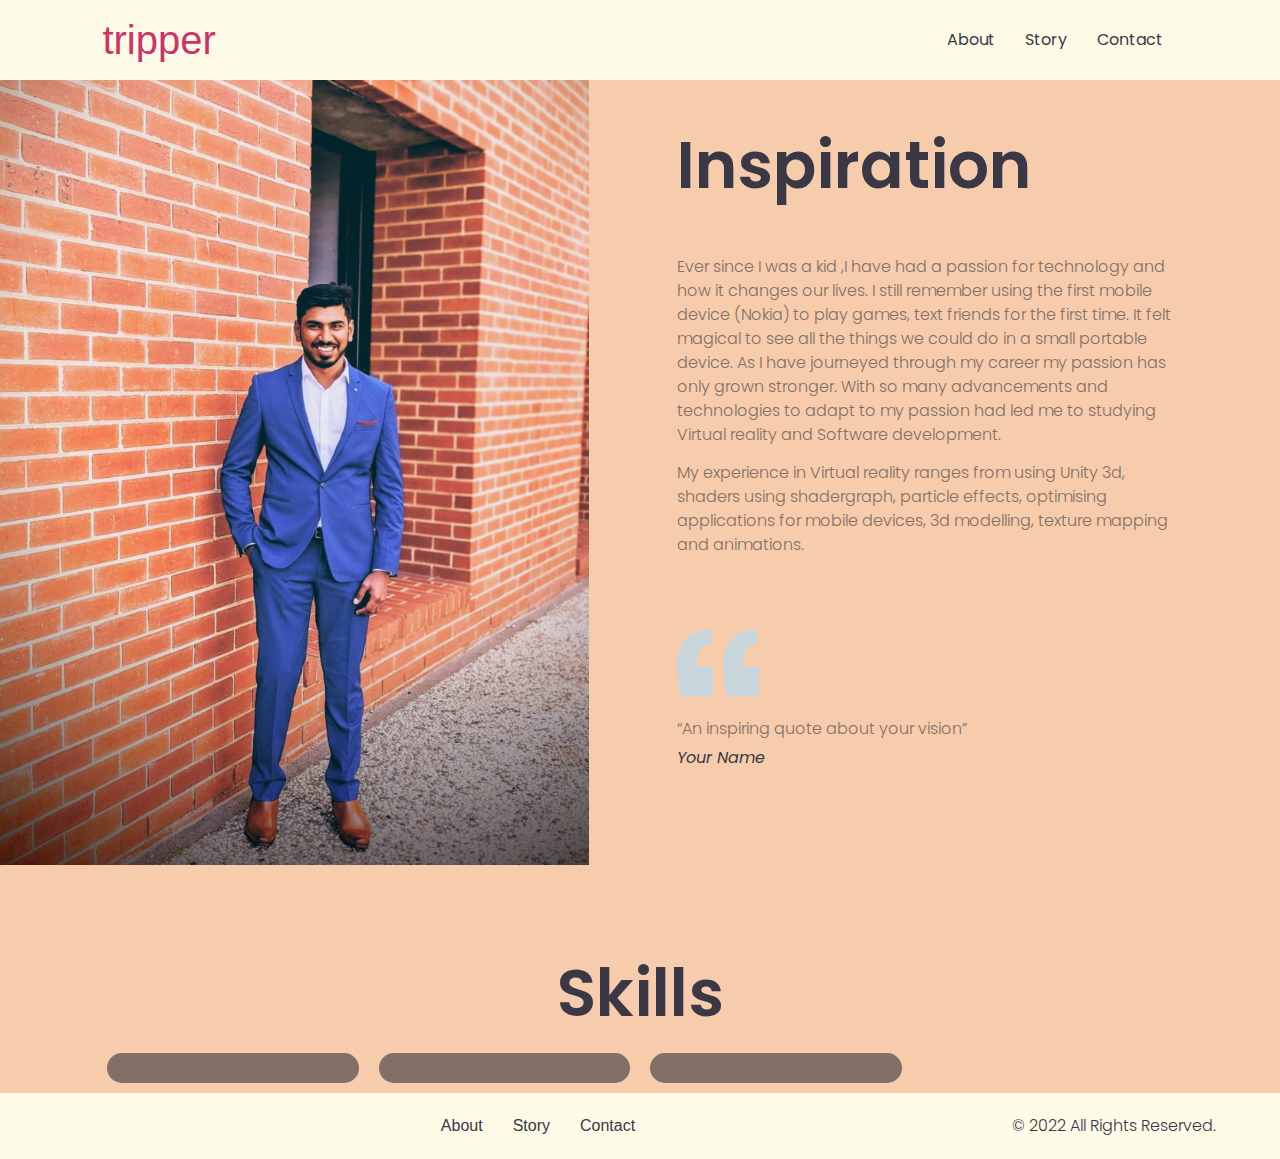
<file: about/index.html>
<!DOCTYPE html>
<html lang="en-US">
<head>
	<meta charset="UTF-8">
		<meta name="viewport" content="width=device-width, initial-scale=1">
	<link rel="profile" href="https://gmpg.org/xfn/11">
	<title>About &#8211; tripper</title>
<meta name="robots" content="max-image-preview:large">
<link rel="dns-prefetch" href="//s.w.org">
<link rel="alternate" type="application/rss+xml" title="tripper &raquo; Feed" href="https://teja77.github.io/portfolio/feed/">
<link rel="alternate" type="application/rss+xml" title="tripper &raquo; Comments Feed" href="https://teja77.github.io/portfolio/comments/feed/">
<script>
window._wpemojiSettings = {"baseUrl":"https:\/\/s.w.org\/images\/core\/emoji\/14.0.0\/72x72\/","ext":".png","svgUrl":"https:\/\/s.w.org\/images\/core\/emoji\/14.0.0\/svg\/","svgExt":".svg","source":{"concatemoji":"https:\/\/teja77.github.io\/portfolio\/wp-includes\/js\/wp-emoji-release.min.js?ver=6.0.1"}};
/*! This file is auto-generated */
!function(e,a,t){var n,r,o,i=a.createElement("canvas"),p=i.getContext&&i.getContext("2d");function s(e,t){var a=String.fromCharCode,e=(p.clearRect(0,0,i.width,i.height),p.fillText(a.apply(this,e),0,0),i.toDataURL());return p.clearRect(0,0,i.width,i.height),p.fillText(a.apply(this,t),0,0),e===i.toDataURL()}function c(e){var t=a.createElement("script");t.src=e,t.defer=t.type="text/javascript",a.getElementsByTagName("head")[0].appendChild(t)}for(o=Array("flag","emoji"),t.supports={everything:!0,everythingExceptFlag:!0},r=0;r<o.length;r++)t.supports[o[r]]=function(e){if(!p||!p.fillText)return!1;switch(p.textBaseline="top",p.font="600 32px Arial",e){case"flag":return s([127987,65039,8205,9895,65039],[127987,65039,8203,9895,65039])?!1:!s([55356,56826,55356,56819],[55356,56826,8203,55356,56819])&&!s([55356,57332,56128,56423,56128,56418,56128,56421,56128,56430,56128,56423,56128,56447],[55356,57332,8203,56128,56423,8203,56128,56418,8203,56128,56421,8203,56128,56430,8203,56128,56423,8203,56128,56447]);case"emoji":return!s([129777,127995,8205,129778,127999],[129777,127995,8203,129778,127999])}return!1}(o[r]),t.supports.everything=t.supports.everything&&t.supports[o[r]],"flag"!==o[r]&&(t.supports.everythingExceptFlag=t.supports.everythingExceptFlag&&t.supports[o[r]]);t.supports.everythingExceptFlag=t.supports.everythingExceptFlag&&!t.supports.flag,t.DOMReady=!1,t.readyCallback=function(){t.DOMReady=!0},t.supports.everything||(n=function(){t.readyCallback()},a.addEventListener?(a.addEventListener("DOMContentLoaded",n,!1),e.addEventListener("load",n,!1)):(e.attachEvent("onload",n),a.attachEvent("onreadystatechange",function(){"complete"===a.readyState&&t.readyCallback()})),(e=t.source||{}).concatemoji?c(e.concatemoji):e.wpemoji&&e.twemoji&&(c(e.twemoji),c(e.wpemoji)))}(window,document,window._wpemojiSettings);
</script>
<style>img.wp-smiley,
img.emoji {
	display: inline !important;
	border: none !important;
	box-shadow: none !important;
	height: 1em !important;
	width: 1em !important;
	margin: 0 0.07em !important;
	vertical-align: -0.1em !important;
	background: none !important;
	padding: 0 !important;
}</style>
	<link rel="stylesheet" id="wp-block-library-css" href="https://teja77.github.io/portfolio/wp-includes/css/dist/block-library/style.min.css?ver=6.0.1" media="all">
<style id="global-styles-inline-css">body{--wp--preset--color--black: #000000;--wp--preset--color--cyan-bluish-gray: #abb8c3;--wp--preset--color--white: #ffffff;--wp--preset--color--pale-pink: #f78da7;--wp--preset--color--vivid-red: #cf2e2e;--wp--preset--color--luminous-vivid-orange: #ff6900;--wp--preset--color--luminous-vivid-amber: #fcb900;--wp--preset--color--light-green-cyan: #7bdcb5;--wp--preset--color--vivid-green-cyan: #00d084;--wp--preset--color--pale-cyan-blue: #8ed1fc;--wp--preset--color--vivid-cyan-blue: #0693e3;--wp--preset--color--vivid-purple: #9b51e0;--wp--preset--gradient--vivid-cyan-blue-to-vivid-purple: linear-gradient(135deg,rgba(6,147,227,1) 0%,rgb(155,81,224) 100%);--wp--preset--gradient--light-green-cyan-to-vivid-green-cyan: linear-gradient(135deg,rgb(122,220,180) 0%,rgb(0,208,130) 100%);--wp--preset--gradient--luminous-vivid-amber-to-luminous-vivid-orange: linear-gradient(135deg,rgba(252,185,0,1) 0%,rgba(255,105,0,1) 100%);--wp--preset--gradient--luminous-vivid-orange-to-vivid-red: linear-gradient(135deg,rgba(255,105,0,1) 0%,rgb(207,46,46) 100%);--wp--preset--gradient--very-light-gray-to-cyan-bluish-gray: linear-gradient(135deg,rgb(238,238,238) 0%,rgb(169,184,195) 100%);--wp--preset--gradient--cool-to-warm-spectrum: linear-gradient(135deg,rgb(74,234,220) 0%,rgb(151,120,209) 20%,rgb(207,42,186) 40%,rgb(238,44,130) 60%,rgb(251,105,98) 80%,rgb(254,248,76) 100%);--wp--preset--gradient--blush-light-purple: linear-gradient(135deg,rgb(255,206,236) 0%,rgb(152,150,240) 100%);--wp--preset--gradient--blush-bordeaux: linear-gradient(135deg,rgb(254,205,165) 0%,rgb(254,45,45) 50%,rgb(107,0,62) 100%);--wp--preset--gradient--luminous-dusk: linear-gradient(135deg,rgb(255,203,112) 0%,rgb(199,81,192) 50%,rgb(65,88,208) 100%);--wp--preset--gradient--pale-ocean: linear-gradient(135deg,rgb(255,245,203) 0%,rgb(182,227,212) 50%,rgb(51,167,181) 100%);--wp--preset--gradient--electric-grass: linear-gradient(135deg,rgb(202,248,128) 0%,rgb(113,206,126) 100%);--wp--preset--gradient--midnight: linear-gradient(135deg,rgb(2,3,129) 0%,rgb(40,116,252) 100%);--wp--preset--duotone--dark-grayscale: url('#wp-duotone-dark-grayscale');--wp--preset--duotone--grayscale: url('#wp-duotone-grayscale');--wp--preset--duotone--purple-yellow: url('#wp-duotone-purple-yellow');--wp--preset--duotone--blue-red: url('#wp-duotone-blue-red');--wp--preset--duotone--midnight: url('#wp-duotone-midnight');--wp--preset--duotone--magenta-yellow: url('#wp-duotone-magenta-yellow');--wp--preset--duotone--purple-green: url('#wp-duotone-purple-green');--wp--preset--duotone--blue-orange: url('#wp-duotone-blue-orange');--wp--preset--font-size--small: 13px;--wp--preset--font-size--medium: 20px;--wp--preset--font-size--large: 36px;--wp--preset--font-size--x-large: 42px;}.has-black-color{color: var(--wp--preset--color--black) !important;}.has-cyan-bluish-gray-color{color: var(--wp--preset--color--cyan-bluish-gray) !important;}.has-white-color{color: var(--wp--preset--color--white) !important;}.has-pale-pink-color{color: var(--wp--preset--color--pale-pink) !important;}.has-vivid-red-color{color: var(--wp--preset--color--vivid-red) !important;}.has-luminous-vivid-orange-color{color: var(--wp--preset--color--luminous-vivid-orange) !important;}.has-luminous-vivid-amber-color{color: var(--wp--preset--color--luminous-vivid-amber) !important;}.has-light-green-cyan-color{color: var(--wp--preset--color--light-green-cyan) !important;}.has-vivid-green-cyan-color{color: var(--wp--preset--color--vivid-green-cyan) !important;}.has-pale-cyan-blue-color{color: var(--wp--preset--color--pale-cyan-blue) !important;}.has-vivid-cyan-blue-color{color: var(--wp--preset--color--vivid-cyan-blue) !important;}.has-vivid-purple-color{color: var(--wp--preset--color--vivid-purple) !important;}.has-black-background-color{background-color: var(--wp--preset--color--black) !important;}.has-cyan-bluish-gray-background-color{background-color: var(--wp--preset--color--cyan-bluish-gray) !important;}.has-white-background-color{background-color: var(--wp--preset--color--white) !important;}.has-pale-pink-background-color{background-color: var(--wp--preset--color--pale-pink) !important;}.has-vivid-red-background-color{background-color: var(--wp--preset--color--vivid-red) !important;}.has-luminous-vivid-orange-background-color{background-color: var(--wp--preset--color--luminous-vivid-orange) !important;}.has-luminous-vivid-amber-background-color{background-color: var(--wp--preset--color--luminous-vivid-amber) !important;}.has-light-green-cyan-background-color{background-color: var(--wp--preset--color--light-green-cyan) !important;}.has-vivid-green-cyan-background-color{background-color: var(--wp--preset--color--vivid-green-cyan) !important;}.has-pale-cyan-blue-background-color{background-color: var(--wp--preset--color--pale-cyan-blue) !important;}.has-vivid-cyan-blue-background-color{background-color: var(--wp--preset--color--vivid-cyan-blue) !important;}.has-vivid-purple-background-color{background-color: var(--wp--preset--color--vivid-purple) !important;}.has-black-border-color{border-color: var(--wp--preset--color--black) !important;}.has-cyan-bluish-gray-border-color{border-color: var(--wp--preset--color--cyan-bluish-gray) !important;}.has-white-border-color{border-color: var(--wp--preset--color--white) !important;}.has-pale-pink-border-color{border-color: var(--wp--preset--color--pale-pink) !important;}.has-vivid-red-border-color{border-color: var(--wp--preset--color--vivid-red) !important;}.has-luminous-vivid-orange-border-color{border-color: var(--wp--preset--color--luminous-vivid-orange) !important;}.has-luminous-vivid-amber-border-color{border-color: var(--wp--preset--color--luminous-vivid-amber) !important;}.has-light-green-cyan-border-color{border-color: var(--wp--preset--color--light-green-cyan) !important;}.has-vivid-green-cyan-border-color{border-color: var(--wp--preset--color--vivid-green-cyan) !important;}.has-pale-cyan-blue-border-color{border-color: var(--wp--preset--color--pale-cyan-blue) !important;}.has-vivid-cyan-blue-border-color{border-color: var(--wp--preset--color--vivid-cyan-blue) !important;}.has-vivid-purple-border-color{border-color: var(--wp--preset--color--vivid-purple) !important;}.has-vivid-cyan-blue-to-vivid-purple-gradient-background{background: var(--wp--preset--gradient--vivid-cyan-blue-to-vivid-purple) !important;}.has-light-green-cyan-to-vivid-green-cyan-gradient-background{background: var(--wp--preset--gradient--light-green-cyan-to-vivid-green-cyan) !important;}.has-luminous-vivid-amber-to-luminous-vivid-orange-gradient-background{background: var(--wp--preset--gradient--luminous-vivid-amber-to-luminous-vivid-orange) !important;}.has-luminous-vivid-orange-to-vivid-red-gradient-background{background: var(--wp--preset--gradient--luminous-vivid-orange-to-vivid-red) !important;}.has-very-light-gray-to-cyan-bluish-gray-gradient-background{background: var(--wp--preset--gradient--very-light-gray-to-cyan-bluish-gray) !important;}.has-cool-to-warm-spectrum-gradient-background{background: var(--wp--preset--gradient--cool-to-warm-spectrum) !important;}.has-blush-light-purple-gradient-background{background: var(--wp--preset--gradient--blush-light-purple) !important;}.has-blush-bordeaux-gradient-background{background: var(--wp--preset--gradient--blush-bordeaux) !important;}.has-luminous-dusk-gradient-background{background: var(--wp--preset--gradient--luminous-dusk) !important;}.has-pale-ocean-gradient-background{background: var(--wp--preset--gradient--pale-ocean) !important;}.has-electric-grass-gradient-background{background: var(--wp--preset--gradient--electric-grass) !important;}.has-midnight-gradient-background{background: var(--wp--preset--gradient--midnight) !important;}.has-small-font-size{font-size: var(--wp--preset--font-size--small) !important;}.has-medium-font-size{font-size: var(--wp--preset--font-size--medium) !important;}.has-large-font-size{font-size: var(--wp--preset--font-size--large) !important;}.has-x-large-font-size{font-size: var(--wp--preset--font-size--x-large) !important;}</style>
<link rel="stylesheet" id="templately-editor-css" href="https://teja77.github.io/portfolio/wp-content/plugins/templately/assets/css/editor.css?ver=1.3.6" media="all">
<link rel="stylesheet" id="bcf2a6d79-css" href="https://teja77.github.io/portfolio/wp-content/uploads/essential-addons-elementor/734e5f942.min.css?ver=1657968440" media="all">
<link rel="stylesheet" id="hello-elementor-css" href="https://teja77.github.io/portfolio/wp-content/themes/Hello-Elementor/style.min.css?ver=2.6.1" media="all">
<link rel="stylesheet" id="hello-elementor-theme-style-css" href="https://teja77.github.io/portfolio/wp-content/themes/Hello-Elementor/theme.min.css?ver=2.6.1" media="all">
<link rel="stylesheet" id="elementor-frontend-css" href="https://teja77.github.io/portfolio/wp-content/plugins/elementor/assets/css/frontend-lite.min.css?ver=3.6.7" media="all">
<link rel="stylesheet" id="elementor-post-47-css" href="https://teja77.github.io/portfolio/wp-content/uploads/elementor/css/post-47.css?ver=1657967919" media="all">
<link rel="stylesheet" id="elementor-icons-css" href="https://teja77.github.io/portfolio/wp-content/plugins/elementor/assets/lib/eicons/css/elementor-icons.min.css?ver=5.15.0" media="all">
<link rel="stylesheet" id="font-awesome-5-all-css" href="https://teja77.github.io/portfolio/wp-content/plugins/elementor/assets/lib/font-awesome/css/all.min.css?ver=4.9.21" media="all">
<link rel="stylesheet" id="font-awesome-4-shim-css" href="https://teja77.github.io/portfolio/wp-content/plugins/elementor/assets/lib/font-awesome/css/v4-shims.min.css?ver=5.1.8" media="all">
<link rel="stylesheet" id="elementor-global-css" href="https://teja77.github.io/portfolio/wp-content/uploads/elementor/css/global.css?ver=1657967920" media="all">
<link rel="stylesheet" id="elementor-post-56-css" href="https://teja77.github.io/portfolio/wp-content/uploads/elementor/css/post-56.css?ver=1657967971" media="all">
<link rel="stylesheet" id="google-fonts-1-css" href="https://fonts.googleapis.com/css?family=Poppins%3A100%2C100italic%2C200%2C200italic%2C300%2C300italic%2C400%2C400italic%2C500%2C500italic%2C600%2C600italic%2C700%2C700italic%2C800%2C800italic%2C900%2C900italic&#038;display=auto&#038;ver=6.0.1" media="all">
<script src="https://teja77.github.io/portfolio/wp-includes/js/jquery/jquery.min.js?ver=3.6.0" id="jquery-core-js"></script>
<script src="https://teja77.github.io/portfolio/wp-includes/js/jquery/jquery-migrate.min.js?ver=3.3.2" id="jquery-migrate-js"></script>
<script src="https://teja77.github.io/portfolio/wp-content/plugins/elementor/assets/lib/font-awesome/js/v4-shims.min.js?ver=5.1.8" id="font-awesome-4-shim-js"></script>
<link rel="https://api.w.org/" href="https://teja77.github.io/portfolio/wp-json/">
<link rel="alternate" type="application/json" href="https://teja77.github.io/portfolio/wp-json/wp/v2/pages/56">
<link rel="EditURI" type="application/rsd+xml" title="RSD" href="https://teja77.github.io/portfolio/xmlrpc.php?rsd">
<link rel="wlwmanifest" type="application/wlwmanifest+xml" href="https://teja77.github.io/portfolio/wp-includes/wlwmanifest.xml"> 
<meta name="generator" content="WordPress 6.0.1">
<link rel="canonical" href="https://teja77.github.io/portfolio/about/">
<link rel="shortlink" href="https://teja77.github.io/portfolio/?p=56">
<link rel="alternate" type="application/json+oembed" href="https://teja77.github.io/portfolio/wp-json/oembed/1.0/embed?url=http%3A%2F%2Fhttps://teja77.github.io/portfolio%2Fabout%2F">
<link rel="alternate" type="text/xml+oembed" href="https://teja77.github.io/portfolio/wp-json/oembed/1.0/embed?url=http%3A%2F%2Fhttps://teja77.github.io/portfolio%2Fabout%2F&#038;format=xml">
		<style id="wp-custom-css">.site-navigation-dropdown ul.menu li a {
    background: #fffbe9;
}

.site-navigation-dropdown ul.menu li.current-menu-item a {
    background: #826f66;
}</style>
		</head>
<body class="page-template page-template-elementor_header_footer page page-id-56 elementor-default elementor-template-full-width elementor-kit-47 elementor-page elementor-page-56">

<svg xmlns="http://www.w3.org/2000/svg" viewbox="0 0 0 0" width="0" height="0" focusable="false" role="none" style="visibility: hidden; position: absolute; left: -9999px; overflow: hidden;"><defs><filter id="wp-duotone-dark-grayscale"><fecolormatrix color-interpolation-filters="sRGB" type="matrix" values=" .299 .587 .114 0 0 .299 .587 .114 0 0 .299 .587 .114 0 0 .299 .587 .114 0 0 "></fecolormatrix><fecomponenttransfer color-interpolation-filters="sRGB"><fefuncr type="table" tablevalues="0 0.49803921568627"></fefuncr><fefuncg type="table" tablevalues="0 0.49803921568627"></fefuncg><fefuncb type="table" tablevalues="0 0.49803921568627"></fefuncb><fefunca type="table" tablevalues="1 1"></fefunca></fecomponenttransfer><fecomposite in2="SourceGraphic" operator="in"></fecomposite></filter></defs></svg><svg xmlns="http://www.w3.org/2000/svg" viewbox="0 0 0 0" width="0" height="0" focusable="false" role="none" style="visibility: hidden; position: absolute; left: -9999px; overflow: hidden;"><defs><filter id="wp-duotone-grayscale"><fecolormatrix color-interpolation-filters="sRGB" type="matrix" values=" .299 .587 .114 0 0 .299 .587 .114 0 0 .299 .587 .114 0 0 .299 .587 .114 0 0 "></fecolormatrix><fecomponenttransfer color-interpolation-filters="sRGB"><fefuncr type="table" tablevalues="0 1"></fefuncr><fefuncg type="table" tablevalues="0 1"></fefuncg><fefuncb type="table" tablevalues="0 1"></fefuncb><fefunca type="table" tablevalues="1 1"></fefunca></fecomponenttransfer><fecomposite in2="SourceGraphic" operator="in"></fecomposite></filter></defs></svg><svg xmlns="http://www.w3.org/2000/svg" viewbox="0 0 0 0" width="0" height="0" focusable="false" role="none" style="visibility: hidden; position: absolute; left: -9999px; overflow: hidden;"><defs><filter id="wp-duotone-purple-yellow"><fecolormatrix color-interpolation-filters="sRGB" type="matrix" values=" .299 .587 .114 0 0 .299 .587 .114 0 0 .299 .587 .114 0 0 .299 .587 .114 0 0 "></fecolormatrix><fecomponenttransfer color-interpolation-filters="sRGB"><fefuncr type="table" tablevalues="0.54901960784314 0.98823529411765"></fefuncr><fefuncg type="table" tablevalues="0 1"></fefuncg><fefuncb type="table" tablevalues="0.71764705882353 0.25490196078431"></fefuncb><fefunca type="table" tablevalues="1 1"></fefunca></fecomponenttransfer><fecomposite in2="SourceGraphic" operator="in"></fecomposite></filter></defs></svg><svg xmlns="http://www.w3.org/2000/svg" viewbox="0 0 0 0" width="0" height="0" focusable="false" role="none" style="visibility: hidden; position: absolute; left: -9999px; overflow: hidden;"><defs><filter id="wp-duotone-blue-red"><fecolormatrix color-interpolation-filters="sRGB" type="matrix" values=" .299 .587 .114 0 0 .299 .587 .114 0 0 .299 .587 .114 0 0 .299 .587 .114 0 0 "></fecolormatrix><fecomponenttransfer color-interpolation-filters="sRGB"><fefuncr type="table" tablevalues="0 1"></fefuncr><fefuncg type="table" tablevalues="0 0.27843137254902"></fefuncg><fefuncb type="table" tablevalues="0.5921568627451 0.27843137254902"></fefuncb><fefunca type="table" tablevalues="1 1"></fefunca></fecomponenttransfer><fecomposite in2="SourceGraphic" operator="in"></fecomposite></filter></defs></svg><svg xmlns="http://www.w3.org/2000/svg" viewbox="0 0 0 0" width="0" height="0" focusable="false" role="none" style="visibility: hidden; position: absolute; left: -9999px; overflow: hidden;"><defs><filter id="wp-duotone-midnight"><fecolormatrix color-interpolation-filters="sRGB" type="matrix" values=" .299 .587 .114 0 0 .299 .587 .114 0 0 .299 .587 .114 0 0 .299 .587 .114 0 0 "></fecolormatrix><fecomponenttransfer color-interpolation-filters="sRGB"><fefuncr type="table" tablevalues="0 0"></fefuncr><fefuncg type="table" tablevalues="0 0.64705882352941"></fefuncg><fefuncb type="table" tablevalues="0 1"></fefuncb><fefunca type="table" tablevalues="1 1"></fefunca></fecomponenttransfer><fecomposite in2="SourceGraphic" operator="in"></fecomposite></filter></defs></svg><svg xmlns="http://www.w3.org/2000/svg" viewbox="0 0 0 0" width="0" height="0" focusable="false" role="none" style="visibility: hidden; position: absolute; left: -9999px; overflow: hidden;"><defs><filter id="wp-duotone-magenta-yellow"><fecolormatrix color-interpolation-filters="sRGB" type="matrix" values=" .299 .587 .114 0 0 .299 .587 .114 0 0 .299 .587 .114 0 0 .299 .587 .114 0 0 "></fecolormatrix><fecomponenttransfer color-interpolation-filters="sRGB"><fefuncr type="table" tablevalues="0.78039215686275 1"></fefuncr><fefuncg type="table" tablevalues="0 0.94901960784314"></fefuncg><fefuncb type="table" tablevalues="0.35294117647059 0.47058823529412"></fefuncb><fefunca type="table" tablevalues="1 1"></fefunca></fecomponenttransfer><fecomposite in2="SourceGraphic" operator="in"></fecomposite></filter></defs></svg><svg xmlns="http://www.w3.org/2000/svg" viewbox="0 0 0 0" width="0" height="0" focusable="false" role="none" style="visibility: hidden; position: absolute; left: -9999px; overflow: hidden;"><defs><filter id="wp-duotone-purple-green"><fecolormatrix color-interpolation-filters="sRGB" type="matrix" values=" .299 .587 .114 0 0 .299 .587 .114 0 0 .299 .587 .114 0 0 .299 .587 .114 0 0 "></fecolormatrix><fecomponenttransfer color-interpolation-filters="sRGB"><fefuncr type="table" tablevalues="0.65098039215686 0.40392156862745"></fefuncr><fefuncg type="table" tablevalues="0 1"></fefuncg><fefuncb type="table" tablevalues="0.44705882352941 0.4"></fefuncb><fefunca type="table" tablevalues="1 1"></fefunca></fecomponenttransfer><fecomposite in2="SourceGraphic" operator="in"></fecomposite></filter></defs></svg><svg xmlns="http://www.w3.org/2000/svg" viewbox="0 0 0 0" width="0" height="0" focusable="false" role="none" style="visibility: hidden; position: absolute; left: -9999px; overflow: hidden;"><defs><filter id="wp-duotone-blue-orange"><fecolormatrix color-interpolation-filters="sRGB" type="matrix" values=" .299 .587 .114 0 0 .299 .587 .114 0 0 .299 .587 .114 0 0 .299 .587 .114 0 0 "></fecolormatrix><fecomponenttransfer color-interpolation-filters="sRGB"><fefuncr type="table" tablevalues="0.098039215686275 1"></fefuncr><fefuncg type="table" tablevalues="0 0.66274509803922"></fefuncg><fefuncb type="table" tablevalues="0.84705882352941 0.41960784313725"></fefuncb><fefunca type="table" tablevalues="1 1"></fefunca></fecomponenttransfer><fecomposite in2="SourceGraphic" operator="in"></fecomposite></filter></defs></svg>
<a class="skip-link screen-reader-text" href="#content">
	Skip to content</a>

<header id="site-header" class="site-header dynamic-header header-full-width menu-dropdown-mobile" role="banner">
	<div class="header-inner">
		<div class="site-branding show-title">
							<h1 class="site-title show">
					<a href="https://teja77.github.io/portfolio/" title="Home" rel="home">
						tripper					</a>
				</h1>
					</div>

					<nav class="site-navigation show" role="navigation">
				<div class="menu-primary-menu-container"><ul id="menu-primary-menu" class="menu">
<li id="menu-item-138" class="menu-item menu-item-type-post_type menu-item-object-page current-menu-item page_item page-item-56 current_page_item menu-item-138"><a href="https://teja77.github.io/portfolio/about/" aria-current="page">About</a></li>
<li id="menu-item-202" class="menu-item menu-item-type-post_type menu-item-object-page menu-item-202"><a href="https://teja77.github.io/portfolio/story/">Story</a></li>
<li id="menu-item-139" class="menu-item menu-item-type-post_type menu-item-object-page menu-item-139"><a href="https://teja77.github.io/portfolio/contact/">Contact</a></li>
</ul></div>			</nav>
			<div class="site-navigation-toggle-holder show">
				<div class="site-navigation-toggle">
					<i class="eicon-menu-bar"></i>
					<span class="elementor-screen-only">Menu</span>
				</div>
			</div>
			<nav class="site-navigation-dropdown show" role="navigation">
				<div class="menu-primary-menu-container"><ul id="menu-primary-menu" class="menu">
<li id="menu-item-138" class="menu-item menu-item-type-post_type menu-item-object-page current-menu-item page_item page-item-56 current_page_item menu-item-138"><a href="https://teja77.github.io/portfolio/about/" aria-current="page">About</a></li>
<li id="menu-item-202" class="menu-item menu-item-type-post_type menu-item-object-page menu-item-202"><a href="https://teja77.github.io/portfolio/story/">Story</a></li>
<li id="menu-item-139" class="menu-item menu-item-type-post_type menu-item-object-page menu-item-139"><a href="https://teja77.github.io/portfolio/contact/">Contact</a></li>
</ul></div>			</nav>
			</div>
</header>
		<div data-elementor-type="wp-page" data-elementor-id="56" class="elementor elementor-56">
									<section class="elementor-section elementor-top-section elementor-element elementor-element-1855bc43 elementor-section-full_width elementor-section-height-default elementor-section-height-default" data-id="1855bc43" data-element_type="section" data-settings="{&quot;background_background&quot;:&quot;classic&quot;,&quot;animation&quot;:&quot;none&quot;}">
						<div class="elementor-container elementor-column-gap-no">
					<div class="elementor-column elementor-col-50 elementor-top-column elementor-element elementor-element-69213bac" data-id="69213bac" data-element_type="column">
			<div class="elementor-widget-wrap elementor-element-populated">
								<div class="elementor-element elementor-element-1c065ada elementor-invisible elementor-widget elementor-widget-image" data-id="1c065ada" data-element_type="widget" data-settings="{&quot;_animation&quot;:&quot;slideInLeft&quot;}" data-widget_type="image.default">
				<div class="elementor-widget-container">
			<style>/*! elementor - v3.6.7 - 03-07-2022 */
.elementor-widget-image{text-align:center}.elementor-widget-image a{display:inline-block}.elementor-widget-image a img[src$=".svg"]{width:48px}.elementor-widget-image img{vertical-align:middle;display:inline-block}</style>												<img width="768" height="1024" src="https://teja77.github.io/portfolio/wp-content/uploads/2022/04/00100trPORTRAIT_00100_BURST20191211150109309_COVER-768x1024.jpg" class="attachment-medium_large size-medium_large" alt="" loading="lazy" srcset="https://teja77.github.io/portfolio/wp-content/uploads/2022/04/00100trPORTRAIT_00100_BURST20191211150109309_COVER-768x1024.jpg 768w, https://teja77.github.io/portfolio/wp-content/uploads/2022/04/00100trPORTRAIT_00100_BURST20191211150109309_COVER-225x300.jpg 225w, https://teja77.github.io/portfolio/wp-content/uploads/2022/04/00100trPORTRAIT_00100_BURST20191211150109309_COVER-1152x1536.jpg 1152w, https://teja77.github.io/portfolio/wp-content/uploads/2022/04/00100trPORTRAIT_00100_BURST20191211150109309_COVER-1536x2048.jpg 1536w, https://teja77.github.io/portfolio/wp-content/uploads/2022/04/00100trPORTRAIT_00100_BURST20191211150109309_COVER-scaled.jpg 1920w" sizes="(max-width: 768px) 100vw, 768px">															</div>
				</div>
					</div>
		</div>
				<div class="elementor-column elementor-col-50 elementor-top-column elementor-element elementor-element-5f1ad0c2 animated-slow elementor-invisible" data-id="5f1ad0c2" data-element_type="column" data-settings="{&quot;animation&quot;:&quot;slideInUp&quot;}">
			<div class="elementor-widget-wrap elementor-element-populated">
								<div class="elementor-element elementor-element-10989c21 elementor-widget elementor-widget-heading" data-id="10989c21" data-element_type="widget" data-settings="{&quot;_animation&quot;:&quot;none&quot;}" data-widget_type="heading.default">
				<div class="elementor-widget-container">
			<style>/*! elementor - v3.6.7 - 03-07-2022 */
.elementor-heading-title{padding:0;margin:0;line-height:1}.elementor-widget-heading .elementor-heading-title[class*=elementor-size-]>a{color:inherit;font-size:inherit;line-height:inherit}.elementor-widget-heading .elementor-heading-title.elementor-size-small{font-size:15px}.elementor-widget-heading .elementor-heading-title.elementor-size-medium{font-size:19px}.elementor-widget-heading .elementor-heading-title.elementor-size-large{font-size:29px}.elementor-widget-heading .elementor-heading-title.elementor-size-xl{font-size:39px}.elementor-widget-heading .elementor-heading-title.elementor-size-xxl{font-size:59px}</style>
<h1 class="elementor-heading-title elementor-size-default">Inspiration</h1>		</div>
				</div>
				<div class="elementor-element elementor-element-102390d8 elementor-widget elementor-widget-text-editor" data-id="102390d8" data-element_type="widget" data-settings="{&quot;_animation&quot;:&quot;none&quot;}" data-widget_type="text-editor.default">
				<div class="elementor-widget-container">
			<style>/*! elementor - v3.6.7 - 03-07-2022 */
.elementor-widget-text-editor.elementor-drop-cap-view-stacked .elementor-drop-cap{background-color:#818a91;color:#fff}.elementor-widget-text-editor.elementor-drop-cap-view-framed .elementor-drop-cap{color:#818a91;border:3px solid;background-color:transparent}.elementor-widget-text-editor:not(.elementor-drop-cap-view-default) .elementor-drop-cap{margin-top:8px}.elementor-widget-text-editor:not(.elementor-drop-cap-view-default) .elementor-drop-cap-letter{width:1em;height:1em}.elementor-widget-text-editor .elementor-drop-cap{float:left;text-align:center;line-height:1;font-size:50px}.elementor-widget-text-editor .elementor-drop-cap-letter{display:inline-block}</style>				<p>Ever since I was a kid ,I have had a passion for technology and how it changes our lives. I still remember using the first mobile device (Nokia) to play games, text friends for the first time. It felt magical to see all the things we could do in a small portable device. As I have journeyed through my career my passion has only grown stronger. With so many advancements and technologies to adapt to my passion had led me to studying Virtual reality and Software development.</p>
<p>My experience in Virtual reality ranges from using Unity 3d, shaders using shadergraph, particle effects, optimising applications for mobile devices, 3d modelling, texture mapping and animations.</p>						</div>
				</div>
				<div class="elementor-element elementor-element-61a726f9 elementor-view-default elementor-mobile-position-top elementor-vertical-align-top elementor-widget elementor-widget-icon-box" data-id="61a726f9" data-element_type="widget" data-settings="{&quot;_animation&quot;:&quot;none&quot;}" data-widget_type="icon-box.default">
				<div class="elementor-widget-container">
			<link rel="stylesheet" href="https://teja77.github.io/portfolio/wp-content/plugins/elementor/assets/css/widget-icon-box.min.css">		<div class="elementor-icon-box-wrapper">
						<div class="elementor-icon-box-icon">
				<span class="elementor-icon elementor-animation-">
				<svg xmlns="http://www.w3.org/2000/svg" id="a57ec174-ff38-4389-b9d2-4eba1269329a" data-name="Layer 1" width="82" height="67" viewbox="0 0 82 67"><path d="M20.3643,32.1382q0-8.7154,3.2583-12.8008Q27.1524,14.98,34.212,14.98V0Q17.3775,0,8.6887,10.0772,0,19.8821,0,37.313A104.1284,104.1284,0,0,0,4.6159,67H36.1126V37.0406H20.3643Z"></path><path d="M66.2517,37.0406V32.1382q0-8.7154,3.2583-12.8008Q73.04,14.98,80.0994,14.98V0Q63.265,0,54.5763,10.0772q-8.6888,9.8049-8.6889,27.2358A104.1319,104.1319,0,0,0,50.5033,67H82V37.0406Z"></path></svg>				</span>
			</div>
						<div class="elementor-icon-box-content">
				<p class="elementor-icon-box-title">
					<span>
						“An inspiring quote about your vision”					</span>
				</p>
									<p class="elementor-icon-box-description">
						Your Name					</p>
							</div>
		</div>
				</div>
				</div>
					</div>
		</div>
							</div>
		</section>
				<section class="elementor-section elementor-top-section elementor-element elementor-element-766fd67 elementor-section-boxed elementor-section-height-default elementor-section-height-default" data-id="766fd67" data-element_type="section" data-settings="{&quot;background_background&quot;:&quot;classic&quot;}">
						<div class="elementor-container elementor-column-gap-default">
					<div class="elementor-column elementor-col-100 elementor-top-column elementor-element elementor-element-b2f3b53" data-id="b2f3b53" data-element_type="column">
			<div class="elementor-widget-wrap elementor-element-populated">
								<div class="elementor-element elementor-element-00b06ab elementor-widget elementor-widget-heading" data-id="00b06ab" data-element_type="widget" data-widget_type="heading.default">
				<div class="elementor-widget-container">
			<h2 class="elementor-heading-title elementor-size-default">Skills</h2>		</div>
				</div>
					</div>
		</div>
							</div>
		</section>
				<section class="elementor-section elementor-top-section elementor-element elementor-element-f746282 elementor-section-boxed elementor-section-height-default elementor-section-height-default" data-id="f746282" data-element_type="section" data-settings="{&quot;background_background&quot;:&quot;classic&quot;}">
							<div class="elementor-background-overlay"></div>
							<div class="elementor-container elementor-column-gap-default">
					<div class="elementor-column elementor-col-25 elementor-top-column elementor-element elementor-element-5bfc38a" data-id="5bfc38a" data-element_type="column">
			<div class="elementor-widget-wrap elementor-element-populated">
								<div class="elementor-element elementor-element-98dace6 elementor-widget elementor-widget-progress" data-id="98dace6" data-element_type="widget" data-widget_type="progress.default">
				<div class="elementor-widget-container">
			<style>/*! elementor - v3.6.7 - 03-07-2022 */
.elementor-widget-progress{text-align:left}.elementor-progress-wrapper{position:relative;background-color:#eee;color:#fff;height:100%;border-radius:2px}.elementor-progress-bar{display:-webkit-box;display:-ms-flexbox;display:flex;background-color:#818a91;width:0;font-size:11px;height:30px;line-height:30px;border-radius:2px;-webkit-transition:width 1s ease-in-out;-o-transition:width 1s ease-in-out;transition:width 1s ease-in-out}.elementor-progress-text{-webkit-box-flex:1;-ms-flex-positive:1;flex-grow:1;white-space:nowrap;-o-text-overflow:ellipsis;text-overflow:ellipsis;overflow:hidden;padding-left:15px}.elementor-progress-percentage{padding-right:15px}.elementor-widget-progress .elementor-progress-wrapper.progress-info .elementor-progress-bar{background-color:#5bc0de}.elementor-widget-progress .elementor-progress-wrapper.progress-success .elementor-progress-bar{background-color:#5cb85c}.elementor-widget-progress .elementor-progress-wrapper.progress-warning .elementor-progress-bar{background-color:#f0ad4e}.elementor-widget-progress .elementor-progress-wrapper.progress-danger .elementor-progress-bar{background-color:#d9534f}.elementor-progress .elementor-title{display:block}@media (max-width:767px){.elementor-progress-text{padding-left:10px}}</style>
		<div class="elementor-progress-wrapper" role="progressbar" aria-valuemin="0" aria-valuemax="100" aria-valuenow="62" aria-valuetext="Wordpress">
			<div class="elementor-progress-bar" data-max="62">
				<span class="elementor-progress-text">WordPress</span>
							</div>
		</div>
				</div>
				</div>
					</div>
		</div>
				<div class="elementor-column elementor-col-25 elementor-top-column elementor-element elementor-element-68ad775" data-id="68ad775" data-element_type="column">
			<div class="elementor-widget-wrap elementor-element-populated">
								<div class="elementor-element elementor-element-892b00f elementor-widget elementor-widget-progress" data-id="892b00f" data-element_type="widget" data-widget_type="progress.default">
				<div class="elementor-widget-container">
			
		<div class="elementor-progress-wrapper" role="progressbar" aria-valuemin="0" aria-valuemax="100" aria-valuenow="47" aria-valuetext="PHP">
			<div class="elementor-progress-bar" data-max="47">
				<span class="elementor-progress-text">PHP</span>
							</div>
		</div>
				</div>
				</div>
					</div>
		</div>
				<div class="elementor-column elementor-col-25 elementor-top-column elementor-element elementor-element-308657a" data-id="308657a" data-element_type="column">
			<div class="elementor-widget-wrap elementor-element-populated">
								<div class="elementor-element elementor-element-6a6420e elementor-widget elementor-widget-progress" data-id="6a6420e" data-element_type="widget" data-widget_type="progress.default">
				<div class="elementor-widget-container">
			
		<div class="elementor-progress-wrapper" role="progressbar" aria-valuemin="0" aria-valuemax="100" aria-valuenow="91" aria-valuetext="Web Developer">
			<div class="elementor-progress-bar" data-max="91">
				<span class="elementor-progress-text">Web Developer</span>
							</div>
		</div>
				</div>
				</div>
					</div>
		</div>
				<div class="elementor-column elementor-col-25 elementor-top-column elementor-element elementor-element-1356083" data-id="1356083" data-element_type="column">
			<div class="elementor-widget-wrap">
									</div>
		</div>
							</div>
		</section>
							</div>
		<footer id="site-footer" class="site-footer dynamic-footer footer-full-width footer-has-copyright" role="contentinfo">
	<div class="footer-inner">
		<div class="site-branding show-logo">
					</div>

					<nav class="site-navigation show" role="navigation">
				<div class="menu-primary-menu-container"><ul id="menu-primary-menu-1" class="menu">
<li class="menu-item menu-item-type-post_type menu-item-object-page current-menu-item page_item page-item-56 current_page_item menu-item-138"><a href="https://teja77.github.io/portfolio/about/" aria-current="page">About</a></li>
<li class="menu-item menu-item-type-post_type menu-item-object-page menu-item-202"><a href="https://teja77.github.io/portfolio/story/">Story</a></li>
<li class="menu-item menu-item-type-post_type menu-item-object-page menu-item-139"><a href="https://teja77.github.io/portfolio/contact/">Contact</a></li>
</ul></div>			</nav>
		
					<div class="copyright show">
				<p>© 2022 All Rights Reserved.</p>
			</div>
			</div>
</footer>

<link rel="stylesheet" id="e-animations-css" href="https://teja77.github.io/portfolio/wp-content/plugins/elementor/assets/lib/animations/animations.min.css?ver=3.6.7" media="all">
<script id="bcf2a6d79-js-extra">
var localize = {"ajaxurl":"https:\/\/teja77.github.io\/portfolio\/wp-admin\/admin-ajax.php","nonce":"1572ab1ccd","i18n":{"added":"Added ","compare":"Compare","loading":"Loading..."},"page_permalink":"https:\/\/teja77.github.io\/portfolio\/about\/","cart_redirectition":"","cart_page_url":""};
</script>
<script src="https://teja77.github.io/portfolio/wp-content/uploads/essential-addons-elementor/734e5f942.min.js?ver=1657968440" id="bcf2a6d79-js"></script>
<script src="https://teja77.github.io/portfolio/wp-content/themes/Hello-Elementor/assets/js/hello-frontend.min.js?ver=1.0.0" id="hello-theme-frontend-js"></script>
<script src="https://teja77.github.io/portfolio/wp-content/plugins/elementor/assets/js/webpack.runtime.min.js?ver=3.6.7" id="elementor-webpack-runtime-js"></script>
<script src="https://teja77.github.io/portfolio/wp-content/plugins/elementor/assets/js/frontend-modules.min.js?ver=3.6.7" id="elementor-frontend-modules-js"></script>
<script src="https://teja77.github.io/portfolio/wp-content/plugins/elementor/assets/lib/waypoints/waypoints.min.js?ver=4.0.2" id="elementor-waypoints-js"></script>
<script src="https://teja77.github.io/portfolio/wp-includes/js/jquery/ui/core.min.js?ver=1.13.1" id="jquery-ui-core-js"></script>
<script id="elementor-frontend-js-before">
var elementorFrontendConfig = {"environmentMode":{"edit":false,"wpPreview":false,"isScriptDebug":false},"i18n":{"shareOnFacebook":"Share on Facebook","shareOnTwitter":"Share on Twitter","pinIt":"Pin it","download":"Download","downloadImage":"Download image","fullscreen":"Fullscreen","zoom":"Zoom","share":"Share","playVideo":"Play Video","previous":"Previous","next":"Next","close":"Close"},"is_rtl":false,"breakpoints":{"xs":0,"sm":480,"md":768,"lg":1025,"xl":1440,"xxl":1600},"responsive":{"breakpoints":{"mobile":{"label":"Mobile","value":767,"default_value":767,"direction":"max","is_enabled":true},"mobile_extra":{"label":"Mobile Extra","value":880,"default_value":880,"direction":"max","is_enabled":false},"tablet":{"label":"Tablet","value":1024,"default_value":1024,"direction":"max","is_enabled":true},"tablet_extra":{"label":"Tablet Extra","value":1200,"default_value":1200,"direction":"max","is_enabled":false},"laptop":{"label":"Laptop","value":1366,"default_value":1366,"direction":"max","is_enabled":false},"widescreen":{"label":"Widescreen","value":2400,"default_value":2400,"direction":"min","is_enabled":false}}},"version":"3.6.7","is_static":false,"experimentalFeatures":{"e_dom_optimization":true,"e_optimized_assets_loading":true,"e_optimized_css_loading":true,"a11y_improvements":true,"e_import_export":true,"additional_custom_breakpoints":true,"e_hidden_wordpress_widgets":true,"hello-theme-header-footer":true,"landing-pages":true,"elements-color-picker":true,"favorite-widgets":true,"admin-top-bar":true},"urls":{"assets":"https:\/\/teja77.github.io\/portfolio\/wp-content\/plugins\/elementor\/assets\/"},"settings":{"page":[],"editorPreferences":[]},"kit":{"body_background_background":"classic","active_breakpoints":["viewport_mobile","viewport_tablet"],"global_image_lightbox":"yes","lightbox_enable_counter":"yes","lightbox_enable_fullscreen":"yes","lightbox_enable_zoom":"yes","lightbox_enable_share":"yes","lightbox_title_src":"title","lightbox_description_src":"description","hello_header_logo_type":"title","hello_header_menu_layout":"horizontal"},"post":{"id":56,"title":"About%20%E2%80%93%20tripper","excerpt":"","featuredImage":false}};
</script>
<script src="https://teja77.github.io/portfolio/wp-content/plugins/elementor/assets/js/frontend.min.js?ver=3.6.7" id="elementor-frontend-js"></script>

</body>
</html>
</file>
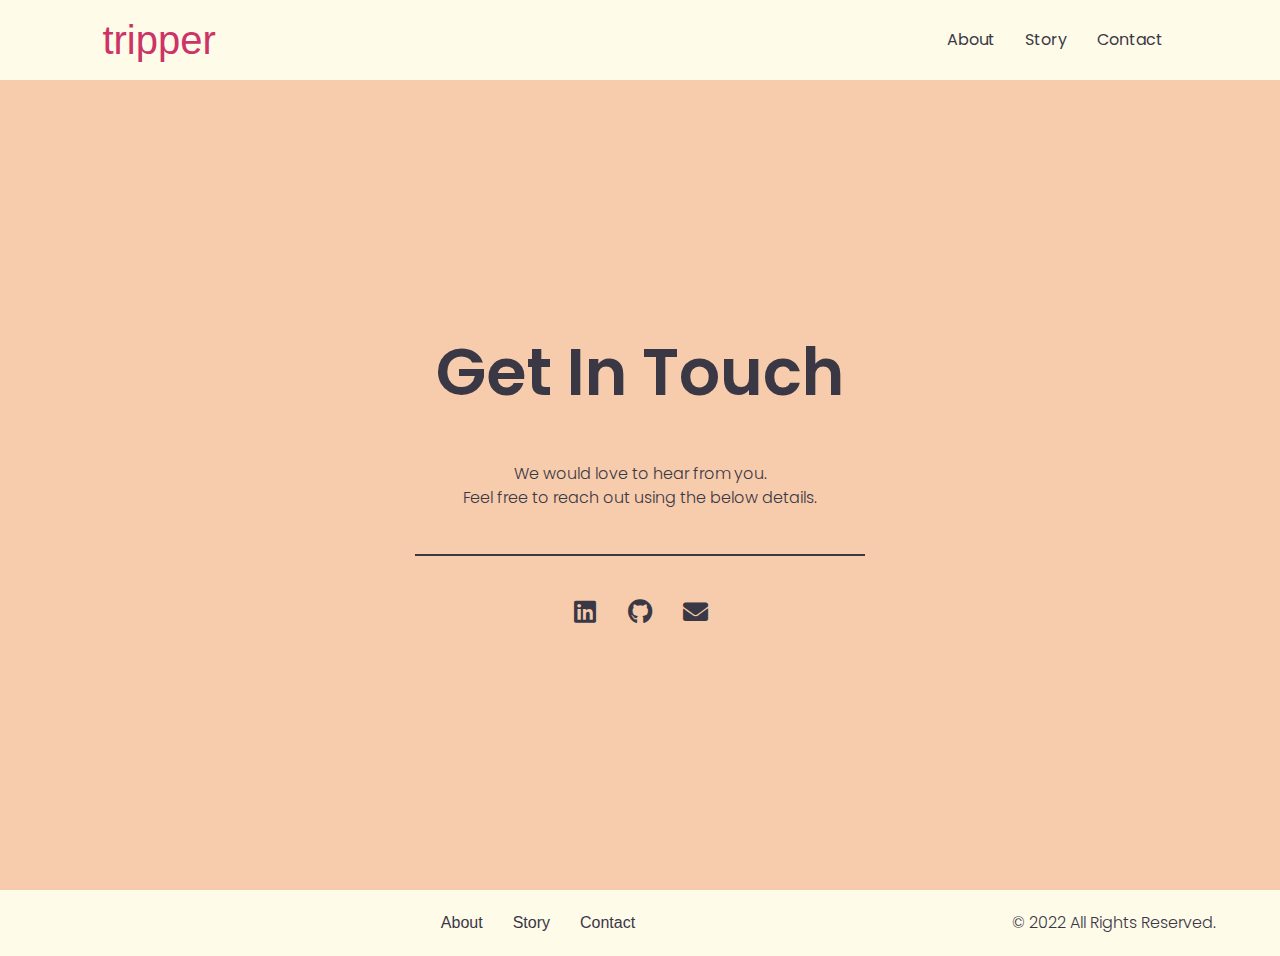
<file: contact/index.html>
<!DOCTYPE html>
<html lang="en-US">
<head>
	<meta charset="UTF-8">
		<meta name="viewport" content="width=device-width, initial-scale=1">
	<link rel="profile" href="https://gmpg.org/xfn/11">
	<title>Contact &#8211; tripper</title>
<meta name="robots" content="max-image-preview:large">
<link rel="dns-prefetch" href="//s.w.org">
<link rel="alternate" type="application/rss+xml" title="tripper &raquo; Feed" href="https://teja77.github.io/portfolio/feed/">
<link rel="alternate" type="application/rss+xml" title="tripper &raquo; Comments Feed" href="https://teja77.github.io/portfolio/comments/feed/">
<script>
window._wpemojiSettings = {"baseUrl":"https:\/\/s.w.org\/images\/core\/emoji\/14.0.0\/72x72\/","ext":".png","svgUrl":"https:\/\/s.w.org\/images\/core\/emoji\/14.0.0\/svg\/","svgExt":".svg","source":{"concatemoji":"https:\/\/teja77.github.io\/portfolio\/wp-includes\/js\/wp-emoji-release.min.js?ver=6.0.1"}};
/*! This file is auto-generated */
!function(e,a,t){var n,r,o,i=a.createElement("canvas"),p=i.getContext&&i.getContext("2d");function s(e,t){var a=String.fromCharCode,e=(p.clearRect(0,0,i.width,i.height),p.fillText(a.apply(this,e),0,0),i.toDataURL());return p.clearRect(0,0,i.width,i.height),p.fillText(a.apply(this,t),0,0),e===i.toDataURL()}function c(e){var t=a.createElement("script");t.src=e,t.defer=t.type="text/javascript",a.getElementsByTagName("head")[0].appendChild(t)}for(o=Array("flag","emoji"),t.supports={everything:!0,everythingExceptFlag:!0},r=0;r<o.length;r++)t.supports[o[r]]=function(e){if(!p||!p.fillText)return!1;switch(p.textBaseline="top",p.font="600 32px Arial",e){case"flag":return s([127987,65039,8205,9895,65039],[127987,65039,8203,9895,65039])?!1:!s([55356,56826,55356,56819],[55356,56826,8203,55356,56819])&&!s([55356,57332,56128,56423,56128,56418,56128,56421,56128,56430,56128,56423,56128,56447],[55356,57332,8203,56128,56423,8203,56128,56418,8203,56128,56421,8203,56128,56430,8203,56128,56423,8203,56128,56447]);case"emoji":return!s([129777,127995,8205,129778,127999],[129777,127995,8203,129778,127999])}return!1}(o[r]),t.supports.everything=t.supports.everything&&t.supports[o[r]],"flag"!==o[r]&&(t.supports.everythingExceptFlag=t.supports.everythingExceptFlag&&t.supports[o[r]]);t.supports.everythingExceptFlag=t.supports.everythingExceptFlag&&!t.supports.flag,t.DOMReady=!1,t.readyCallback=function(){t.DOMReady=!0},t.supports.everything||(n=function(){t.readyCallback()},a.addEventListener?(a.addEventListener("DOMContentLoaded",n,!1),e.addEventListener("load",n,!1)):(e.attachEvent("onload",n),a.attachEvent("onreadystatechange",function(){"complete"===a.readyState&&t.readyCallback()})),(e=t.source||{}).concatemoji?c(e.concatemoji):e.wpemoji&&e.twemoji&&(c(e.twemoji),c(e.wpemoji)))}(window,document,window._wpemojiSettings);
</script>
<style>img.wp-smiley,
img.emoji {
	display: inline !important;
	border: none !important;
	box-shadow: none !important;
	height: 1em !important;
	width: 1em !important;
	margin: 0 0.07em !important;
	vertical-align: -0.1em !important;
	background: none !important;
	padding: 0 !important;
}</style>
	<link rel="stylesheet" id="wp-block-library-css" href="https://teja77.github.io/portfolio/wp-includes/css/dist/block-library/style.min.css?ver=6.0.1" media="all">
<style id="global-styles-inline-css">body{--wp--preset--color--black: #000000;--wp--preset--color--cyan-bluish-gray: #abb8c3;--wp--preset--color--white: #ffffff;--wp--preset--color--pale-pink: #f78da7;--wp--preset--color--vivid-red: #cf2e2e;--wp--preset--color--luminous-vivid-orange: #ff6900;--wp--preset--color--luminous-vivid-amber: #fcb900;--wp--preset--color--light-green-cyan: #7bdcb5;--wp--preset--color--vivid-green-cyan: #00d084;--wp--preset--color--pale-cyan-blue: #8ed1fc;--wp--preset--color--vivid-cyan-blue: #0693e3;--wp--preset--color--vivid-purple: #9b51e0;--wp--preset--gradient--vivid-cyan-blue-to-vivid-purple: linear-gradient(135deg,rgba(6,147,227,1) 0%,rgb(155,81,224) 100%);--wp--preset--gradient--light-green-cyan-to-vivid-green-cyan: linear-gradient(135deg,rgb(122,220,180) 0%,rgb(0,208,130) 100%);--wp--preset--gradient--luminous-vivid-amber-to-luminous-vivid-orange: linear-gradient(135deg,rgba(252,185,0,1) 0%,rgba(255,105,0,1) 100%);--wp--preset--gradient--luminous-vivid-orange-to-vivid-red: linear-gradient(135deg,rgba(255,105,0,1) 0%,rgb(207,46,46) 100%);--wp--preset--gradient--very-light-gray-to-cyan-bluish-gray: linear-gradient(135deg,rgb(238,238,238) 0%,rgb(169,184,195) 100%);--wp--preset--gradient--cool-to-warm-spectrum: linear-gradient(135deg,rgb(74,234,220) 0%,rgb(151,120,209) 20%,rgb(207,42,186) 40%,rgb(238,44,130) 60%,rgb(251,105,98) 80%,rgb(254,248,76) 100%);--wp--preset--gradient--blush-light-purple: linear-gradient(135deg,rgb(255,206,236) 0%,rgb(152,150,240) 100%);--wp--preset--gradient--blush-bordeaux: linear-gradient(135deg,rgb(254,205,165) 0%,rgb(254,45,45) 50%,rgb(107,0,62) 100%);--wp--preset--gradient--luminous-dusk: linear-gradient(135deg,rgb(255,203,112) 0%,rgb(199,81,192) 50%,rgb(65,88,208) 100%);--wp--preset--gradient--pale-ocean: linear-gradient(135deg,rgb(255,245,203) 0%,rgb(182,227,212) 50%,rgb(51,167,181) 100%);--wp--preset--gradient--electric-grass: linear-gradient(135deg,rgb(202,248,128) 0%,rgb(113,206,126) 100%);--wp--preset--gradient--midnight: linear-gradient(135deg,rgb(2,3,129) 0%,rgb(40,116,252) 100%);--wp--preset--duotone--dark-grayscale: url('#wp-duotone-dark-grayscale');--wp--preset--duotone--grayscale: url('#wp-duotone-grayscale');--wp--preset--duotone--purple-yellow: url('#wp-duotone-purple-yellow');--wp--preset--duotone--blue-red: url('#wp-duotone-blue-red');--wp--preset--duotone--midnight: url('#wp-duotone-midnight');--wp--preset--duotone--magenta-yellow: url('#wp-duotone-magenta-yellow');--wp--preset--duotone--purple-green: url('#wp-duotone-purple-green');--wp--preset--duotone--blue-orange: url('#wp-duotone-blue-orange');--wp--preset--font-size--small: 13px;--wp--preset--font-size--medium: 20px;--wp--preset--font-size--large: 36px;--wp--preset--font-size--x-large: 42px;}.has-black-color{color: var(--wp--preset--color--black) !important;}.has-cyan-bluish-gray-color{color: var(--wp--preset--color--cyan-bluish-gray) !important;}.has-white-color{color: var(--wp--preset--color--white) !important;}.has-pale-pink-color{color: var(--wp--preset--color--pale-pink) !important;}.has-vivid-red-color{color: var(--wp--preset--color--vivid-red) !important;}.has-luminous-vivid-orange-color{color: var(--wp--preset--color--luminous-vivid-orange) !important;}.has-luminous-vivid-amber-color{color: var(--wp--preset--color--luminous-vivid-amber) !important;}.has-light-green-cyan-color{color: var(--wp--preset--color--light-green-cyan) !important;}.has-vivid-green-cyan-color{color: var(--wp--preset--color--vivid-green-cyan) !important;}.has-pale-cyan-blue-color{color: var(--wp--preset--color--pale-cyan-blue) !important;}.has-vivid-cyan-blue-color{color: var(--wp--preset--color--vivid-cyan-blue) !important;}.has-vivid-purple-color{color: var(--wp--preset--color--vivid-purple) !important;}.has-black-background-color{background-color: var(--wp--preset--color--black) !important;}.has-cyan-bluish-gray-background-color{background-color: var(--wp--preset--color--cyan-bluish-gray) !important;}.has-white-background-color{background-color: var(--wp--preset--color--white) !important;}.has-pale-pink-background-color{background-color: var(--wp--preset--color--pale-pink) !important;}.has-vivid-red-background-color{background-color: var(--wp--preset--color--vivid-red) !important;}.has-luminous-vivid-orange-background-color{background-color: var(--wp--preset--color--luminous-vivid-orange) !important;}.has-luminous-vivid-amber-background-color{background-color: var(--wp--preset--color--luminous-vivid-amber) !important;}.has-light-green-cyan-background-color{background-color: var(--wp--preset--color--light-green-cyan) !important;}.has-vivid-green-cyan-background-color{background-color: var(--wp--preset--color--vivid-green-cyan) !important;}.has-pale-cyan-blue-background-color{background-color: var(--wp--preset--color--pale-cyan-blue) !important;}.has-vivid-cyan-blue-background-color{background-color: var(--wp--preset--color--vivid-cyan-blue) !important;}.has-vivid-purple-background-color{background-color: var(--wp--preset--color--vivid-purple) !important;}.has-black-border-color{border-color: var(--wp--preset--color--black) !important;}.has-cyan-bluish-gray-border-color{border-color: var(--wp--preset--color--cyan-bluish-gray) !important;}.has-white-border-color{border-color: var(--wp--preset--color--white) !important;}.has-pale-pink-border-color{border-color: var(--wp--preset--color--pale-pink) !important;}.has-vivid-red-border-color{border-color: var(--wp--preset--color--vivid-red) !important;}.has-luminous-vivid-orange-border-color{border-color: var(--wp--preset--color--luminous-vivid-orange) !important;}.has-luminous-vivid-amber-border-color{border-color: var(--wp--preset--color--luminous-vivid-amber) !important;}.has-light-green-cyan-border-color{border-color: var(--wp--preset--color--light-green-cyan) !important;}.has-vivid-green-cyan-border-color{border-color: var(--wp--preset--color--vivid-green-cyan) !important;}.has-pale-cyan-blue-border-color{border-color: var(--wp--preset--color--pale-cyan-blue) !important;}.has-vivid-cyan-blue-border-color{border-color: var(--wp--preset--color--vivid-cyan-blue) !important;}.has-vivid-purple-border-color{border-color: var(--wp--preset--color--vivid-purple) !important;}.has-vivid-cyan-blue-to-vivid-purple-gradient-background{background: var(--wp--preset--gradient--vivid-cyan-blue-to-vivid-purple) !important;}.has-light-green-cyan-to-vivid-green-cyan-gradient-background{background: var(--wp--preset--gradient--light-green-cyan-to-vivid-green-cyan) !important;}.has-luminous-vivid-amber-to-luminous-vivid-orange-gradient-background{background: var(--wp--preset--gradient--luminous-vivid-amber-to-luminous-vivid-orange) !important;}.has-luminous-vivid-orange-to-vivid-red-gradient-background{background: var(--wp--preset--gradient--luminous-vivid-orange-to-vivid-red) !important;}.has-very-light-gray-to-cyan-bluish-gray-gradient-background{background: var(--wp--preset--gradient--very-light-gray-to-cyan-bluish-gray) !important;}.has-cool-to-warm-spectrum-gradient-background{background: var(--wp--preset--gradient--cool-to-warm-spectrum) !important;}.has-blush-light-purple-gradient-background{background: var(--wp--preset--gradient--blush-light-purple) !important;}.has-blush-bordeaux-gradient-background{background: var(--wp--preset--gradient--blush-bordeaux) !important;}.has-luminous-dusk-gradient-background{background: var(--wp--preset--gradient--luminous-dusk) !important;}.has-pale-ocean-gradient-background{background: var(--wp--preset--gradient--pale-ocean) !important;}.has-electric-grass-gradient-background{background: var(--wp--preset--gradient--electric-grass) !important;}.has-midnight-gradient-background{background: var(--wp--preset--gradient--midnight) !important;}.has-small-font-size{font-size: var(--wp--preset--font-size--small) !important;}.has-medium-font-size{font-size: var(--wp--preset--font-size--medium) !important;}.has-large-font-size{font-size: var(--wp--preset--font-size--large) !important;}.has-x-large-font-size{font-size: var(--wp--preset--font-size--x-large) !important;}</style>
<link rel="stylesheet" id="templately-editor-css" href="https://teja77.github.io/portfolio/wp-content/plugins/templately/assets/css/editor.css?ver=1.3.6" media="all">
<link rel="stylesheet" id="76a03325d-css" href="https://teja77.github.io/portfolio/wp-content/uploads/essential-addons-elementor/734e5f942.min.css?ver=1657968449" media="all">
<link rel="stylesheet" id="hello-elementor-css" href="https://teja77.github.io/portfolio/wp-content/themes/Hello-Elementor/style.min.css?ver=2.6.1" media="all">
<link rel="stylesheet" id="hello-elementor-theme-style-css" href="https://teja77.github.io/portfolio/wp-content/themes/Hello-Elementor/theme.min.css?ver=2.6.1" media="all">
<link rel="stylesheet" id="elementor-frontend-css" href="https://teja77.github.io/portfolio/wp-content/plugins/elementor/assets/css/frontend-lite.min.css?ver=3.6.7" media="all">
<link rel="stylesheet" id="elementor-post-47-css" href="https://teja77.github.io/portfolio/wp-content/uploads/elementor/css/post-47.css?ver=1657967919" media="all">
<link rel="stylesheet" id="elementor-icons-css" href="https://teja77.github.io/portfolio/wp-content/plugins/elementor/assets/lib/eicons/css/elementor-icons.min.css?ver=5.15.0" media="all">
<link rel="stylesheet" id="font-awesome-5-all-css" href="https://teja77.github.io/portfolio/wp-content/plugins/elementor/assets/lib/font-awesome/css/all.min.css?ver=4.9.21" media="all">
<link rel="stylesheet" id="font-awesome-4-shim-css" href="https://teja77.github.io/portfolio/wp-content/plugins/elementor/assets/lib/font-awesome/css/v4-shims.min.css?ver=5.1.8" media="all">
<link rel="stylesheet" id="elementor-global-css" href="https://teja77.github.io/portfolio/wp-content/uploads/elementor/css/global.css?ver=1657967920" media="all">
<link rel="stylesheet" id="elementor-post-49-css" href="https://teja77.github.io/portfolio/wp-content/uploads/elementor/css/post-49.css?ver=1657968001" media="all">
<link rel="stylesheet" id="google-fonts-1-css" href="https://fonts.googleapis.com/css?family=Poppins%3A100%2C100italic%2C200%2C200italic%2C300%2C300italic%2C400%2C400italic%2C500%2C500italic%2C600%2C600italic%2C700%2C700italic%2C800%2C800italic%2C900%2C900italic&#038;display=auto&#038;ver=6.0.1" media="all">
<link rel="stylesheet" id="elementor-icons-shared-0-css" href="https://teja77.github.io/portfolio/wp-content/plugins/elementor/assets/lib/font-awesome/css/fontawesome.min.css?ver=5.15.3" media="all">
<link rel="stylesheet" id="elementor-icons-fa-brands-css" href="https://teja77.github.io/portfolio/wp-content/plugins/elementor/assets/lib/font-awesome/css/brands.min.css?ver=5.15.3" media="all">
<link rel="stylesheet" id="elementor-icons-fa-solid-css" href="https://teja77.github.io/portfolio/wp-content/plugins/elementor/assets/lib/font-awesome/css/solid.min.css?ver=5.15.3" media="all">
<script src="https://teja77.github.io/portfolio/wp-includes/js/jquery/jquery.min.js?ver=3.6.0" id="jquery-core-js"></script>
<script src="https://teja77.github.io/portfolio/wp-includes/js/jquery/jquery-migrate.min.js?ver=3.3.2" id="jquery-migrate-js"></script>
<script src="https://teja77.github.io/portfolio/wp-content/plugins/elementor/assets/lib/font-awesome/js/v4-shims.min.js?ver=5.1.8" id="font-awesome-4-shim-js"></script>
<link rel="https://api.w.org/" href="https://teja77.github.io/portfolio/wp-json/">
<link rel="alternate" type="application/json" href="https://teja77.github.io/portfolio/wp-json/wp/v2/pages/49">
<link rel="EditURI" type="application/rsd+xml" title="RSD" href="https://teja77.github.io/portfolio/xmlrpc.php?rsd">
<link rel="wlwmanifest" type="application/wlwmanifest+xml" href="https://teja77.github.io/portfolio/wp-includes/wlwmanifest.xml"> 
<meta name="generator" content="WordPress 6.0.1">
<link rel="canonical" href="https://teja77.github.io/portfolio/contact/">
<link rel="shortlink" href="https://teja77.github.io/portfolio/?p=49">
<link rel="alternate" type="application/json+oembed" href="https://teja77.github.io/portfolio/wp-json/oembed/1.0/embed?url=http%3A%2F%2Fhttps://teja77.github.io/portfolio%2Fcontact%2F">
<link rel="alternate" type="text/xml+oembed" href="https://teja77.github.io/portfolio/wp-json/oembed/1.0/embed?url=http%3A%2F%2Fhttps://teja77.github.io/portfolio%2Fcontact%2F&#038;format=xml">
		<style id="wp-custom-css">.site-navigation-dropdown ul.menu li a {
    background: #fffbe9;
}

.site-navigation-dropdown ul.menu li.current-menu-item a {
    background: #826f66;
}</style>
		</head>
<body class="page-template page-template-elementor_header_footer page page-id-49 elementor-default elementor-template-full-width elementor-kit-47 elementor-page elementor-page-49">

<svg xmlns="http://www.w3.org/2000/svg" viewbox="0 0 0 0" width="0" height="0" focusable="false" role="none" style="visibility: hidden; position: absolute; left: -9999px; overflow: hidden;"><defs><filter id="wp-duotone-dark-grayscale"><fecolormatrix color-interpolation-filters="sRGB" type="matrix" values=" .299 .587 .114 0 0 .299 .587 .114 0 0 .299 .587 .114 0 0 .299 .587 .114 0 0 "></fecolormatrix><fecomponenttransfer color-interpolation-filters="sRGB"><fefuncr type="table" tablevalues="0 0.49803921568627"></fefuncr><fefuncg type="table" tablevalues="0 0.49803921568627"></fefuncg><fefuncb type="table" tablevalues="0 0.49803921568627"></fefuncb><fefunca type="table" tablevalues="1 1"></fefunca></fecomponenttransfer><fecomposite in2="SourceGraphic" operator="in"></fecomposite></filter></defs></svg><svg xmlns="http://www.w3.org/2000/svg" viewbox="0 0 0 0" width="0" height="0" focusable="false" role="none" style="visibility: hidden; position: absolute; left: -9999px; overflow: hidden;"><defs><filter id="wp-duotone-grayscale"><fecolormatrix color-interpolation-filters="sRGB" type="matrix" values=" .299 .587 .114 0 0 .299 .587 .114 0 0 .299 .587 .114 0 0 .299 .587 .114 0 0 "></fecolormatrix><fecomponenttransfer color-interpolation-filters="sRGB"><fefuncr type="table" tablevalues="0 1"></fefuncr><fefuncg type="table" tablevalues="0 1"></fefuncg><fefuncb type="table" tablevalues="0 1"></fefuncb><fefunca type="table" tablevalues="1 1"></fefunca></fecomponenttransfer><fecomposite in2="SourceGraphic" operator="in"></fecomposite></filter></defs></svg><svg xmlns="http://www.w3.org/2000/svg" viewbox="0 0 0 0" width="0" height="0" focusable="false" role="none" style="visibility: hidden; position: absolute; left: -9999px; overflow: hidden;"><defs><filter id="wp-duotone-purple-yellow"><fecolormatrix color-interpolation-filters="sRGB" type="matrix" values=" .299 .587 .114 0 0 .299 .587 .114 0 0 .299 .587 .114 0 0 .299 .587 .114 0 0 "></fecolormatrix><fecomponenttransfer color-interpolation-filters="sRGB"><fefuncr type="table" tablevalues="0.54901960784314 0.98823529411765"></fefuncr><fefuncg type="table" tablevalues="0 1"></fefuncg><fefuncb type="table" tablevalues="0.71764705882353 0.25490196078431"></fefuncb><fefunca type="table" tablevalues="1 1"></fefunca></fecomponenttransfer><fecomposite in2="SourceGraphic" operator="in"></fecomposite></filter></defs></svg><svg xmlns="http://www.w3.org/2000/svg" viewbox="0 0 0 0" width="0" height="0" focusable="false" role="none" style="visibility: hidden; position: absolute; left: -9999px; overflow: hidden;"><defs><filter id="wp-duotone-blue-red"><fecolormatrix color-interpolation-filters="sRGB" type="matrix" values=" .299 .587 .114 0 0 .299 .587 .114 0 0 .299 .587 .114 0 0 .299 .587 .114 0 0 "></fecolormatrix><fecomponenttransfer color-interpolation-filters="sRGB"><fefuncr type="table" tablevalues="0 1"></fefuncr><fefuncg type="table" tablevalues="0 0.27843137254902"></fefuncg><fefuncb type="table" tablevalues="0.5921568627451 0.27843137254902"></fefuncb><fefunca type="table" tablevalues="1 1"></fefunca></fecomponenttransfer><fecomposite in2="SourceGraphic" operator="in"></fecomposite></filter></defs></svg><svg xmlns="http://www.w3.org/2000/svg" viewbox="0 0 0 0" width="0" height="0" focusable="false" role="none" style="visibility: hidden; position: absolute; left: -9999px; overflow: hidden;"><defs><filter id="wp-duotone-midnight"><fecolormatrix color-interpolation-filters="sRGB" type="matrix" values=" .299 .587 .114 0 0 .299 .587 .114 0 0 .299 .587 .114 0 0 .299 .587 .114 0 0 "></fecolormatrix><fecomponenttransfer color-interpolation-filters="sRGB"><fefuncr type="table" tablevalues="0 0"></fefuncr><fefuncg type="table" tablevalues="0 0.64705882352941"></fefuncg><fefuncb type="table" tablevalues="0 1"></fefuncb><fefunca type="table" tablevalues="1 1"></fefunca></fecomponenttransfer><fecomposite in2="SourceGraphic" operator="in"></fecomposite></filter></defs></svg><svg xmlns="http://www.w3.org/2000/svg" viewbox="0 0 0 0" width="0" height="0" focusable="false" role="none" style="visibility: hidden; position: absolute; left: -9999px; overflow: hidden;"><defs><filter id="wp-duotone-magenta-yellow"><fecolormatrix color-interpolation-filters="sRGB" type="matrix" values=" .299 .587 .114 0 0 .299 .587 .114 0 0 .299 .587 .114 0 0 .299 .587 .114 0 0 "></fecolormatrix><fecomponenttransfer color-interpolation-filters="sRGB"><fefuncr type="table" tablevalues="0.78039215686275 1"></fefuncr><fefuncg type="table" tablevalues="0 0.94901960784314"></fefuncg><fefuncb type="table" tablevalues="0.35294117647059 0.47058823529412"></fefuncb><fefunca type="table" tablevalues="1 1"></fefunca></fecomponenttransfer><fecomposite in2="SourceGraphic" operator="in"></fecomposite></filter></defs></svg><svg xmlns="http://www.w3.org/2000/svg" viewbox="0 0 0 0" width="0" height="0" focusable="false" role="none" style="visibility: hidden; position: absolute; left: -9999px; overflow: hidden;"><defs><filter id="wp-duotone-purple-green"><fecolormatrix color-interpolation-filters="sRGB" type="matrix" values=" .299 .587 .114 0 0 .299 .587 .114 0 0 .299 .587 .114 0 0 .299 .587 .114 0 0 "></fecolormatrix><fecomponenttransfer color-interpolation-filters="sRGB"><fefuncr type="table" tablevalues="0.65098039215686 0.40392156862745"></fefuncr><fefuncg type="table" tablevalues="0 1"></fefuncg><fefuncb type="table" tablevalues="0.44705882352941 0.4"></fefuncb><fefunca type="table" tablevalues="1 1"></fefunca></fecomponenttransfer><fecomposite in2="SourceGraphic" operator="in"></fecomposite></filter></defs></svg><svg xmlns="http://www.w3.org/2000/svg" viewbox="0 0 0 0" width="0" height="0" focusable="false" role="none" style="visibility: hidden; position: absolute; left: -9999px; overflow: hidden;"><defs><filter id="wp-duotone-blue-orange"><fecolormatrix color-interpolation-filters="sRGB" type="matrix" values=" .299 .587 .114 0 0 .299 .587 .114 0 0 .299 .587 .114 0 0 .299 .587 .114 0 0 "></fecolormatrix><fecomponenttransfer color-interpolation-filters="sRGB"><fefuncr type="table" tablevalues="0.098039215686275 1"></fefuncr><fefuncg type="table" tablevalues="0 0.66274509803922"></fefuncg><fefuncb type="table" tablevalues="0.84705882352941 0.41960784313725"></fefuncb><fefunca type="table" tablevalues="1 1"></fefunca></fecomponenttransfer><fecomposite in2="SourceGraphic" operator="in"></fecomposite></filter></defs></svg>
<a class="skip-link screen-reader-text" href="#content">
	Skip to content</a>

<header id="site-header" class="site-header dynamic-header header-full-width menu-dropdown-mobile" role="banner">
	<div class="header-inner">
		<div class="site-branding show-title">
							<h1 class="site-title show">
					<a href="https://teja77.github.io/portfolio/" title="Home" rel="home">
						tripper					</a>
				</h1>
					</div>

					<nav class="site-navigation show" role="navigation">
				<div class="menu-primary-menu-container"><ul id="menu-primary-menu" class="menu">
<li id="menu-item-138" class="menu-item menu-item-type-post_type menu-item-object-page menu-item-138"><a href="https://teja77.github.io/portfolio/about/">About</a></li>
<li id="menu-item-202" class="menu-item menu-item-type-post_type menu-item-object-page menu-item-202"><a href="https://teja77.github.io/portfolio/story/">Story</a></li>
<li id="menu-item-139" class="menu-item menu-item-type-post_type menu-item-object-page current-menu-item page_item page-item-49 current_page_item menu-item-139"><a href="https://teja77.github.io/portfolio/contact/" aria-current="page">Contact</a></li>
</ul></div>			</nav>
			<div class="site-navigation-toggle-holder show">
				<div class="site-navigation-toggle">
					<i class="eicon-menu-bar"></i>
					<span class="elementor-screen-only">Menu</span>
				</div>
			</div>
			<nav class="site-navigation-dropdown show" role="navigation">
				<div class="menu-primary-menu-container"><ul id="menu-primary-menu" class="menu">
<li id="menu-item-138" class="menu-item menu-item-type-post_type menu-item-object-page menu-item-138"><a href="https://teja77.github.io/portfolio/about/">About</a></li>
<li id="menu-item-202" class="menu-item menu-item-type-post_type menu-item-object-page menu-item-202"><a href="https://teja77.github.io/portfolio/story/">Story</a></li>
<li id="menu-item-139" class="menu-item menu-item-type-post_type menu-item-object-page current-menu-item page_item page-item-49 current_page_item menu-item-139"><a href="https://teja77.github.io/portfolio/contact/" aria-current="page">Contact</a></li>
</ul></div>			</nav>
			</div>
</header>
		<div data-elementor-type="wp-page" data-elementor-id="49" class="elementor elementor-49">
									<section class="elementor-section elementor-top-section elementor-element elementor-element-29a62ffd elementor-section-height-min-height elementor-section-full_width elementor-section-height-default elementor-section-items-middle" data-id="29a62ffd" data-element_type="section" data-settings="{&quot;background_background&quot;:&quot;classic&quot;}">
						<div class="elementor-container elementor-column-gap-default">
					<div class="elementor-column elementor-col-100 elementor-top-column elementor-element elementor-element-ef4b68a" data-id="ef4b68a" data-element_type="column">
			<div class="elementor-widget-wrap elementor-element-populated">
								<div class="elementor-element elementor-element-337a66b0 elementor-widget elementor-widget-heading" data-id="337a66b0" data-element_type="widget" data-widget_type="heading.default">
				<div class="elementor-widget-container">
			<style>/*! elementor - v3.6.7 - 03-07-2022 */
.elementor-heading-title{padding:0;margin:0;line-height:1}.elementor-widget-heading .elementor-heading-title[class*=elementor-size-]>a{color:inherit;font-size:inherit;line-height:inherit}.elementor-widget-heading .elementor-heading-title.elementor-size-small{font-size:15px}.elementor-widget-heading .elementor-heading-title.elementor-size-medium{font-size:19px}.elementor-widget-heading .elementor-heading-title.elementor-size-large{font-size:29px}.elementor-widget-heading .elementor-heading-title.elementor-size-xl{font-size:39px}.elementor-widget-heading .elementor-heading-title.elementor-size-xxl{font-size:59px}</style>
<h1 class="elementor-heading-title elementor-size-default">Get In Touch</h1>		</div>
				</div>
				<section class="elementor-section elementor-inner-section elementor-element elementor-element-45c969a1 elementor-section-boxed elementor-section-height-default elementor-section-height-default" data-id="45c969a1" data-element_type="section">
						<div class="elementor-container elementor-column-gap-no">
					<div class="elementor-column elementor-col-100 elementor-inner-column elementor-element elementor-element-27223e6" data-id="27223e6" data-element_type="column">
			<div class="elementor-widget-wrap elementor-element-populated">
								<div class="elementor-element elementor-element-1e0cc7ed elementor-widget elementor-widget-text-editor" data-id="1e0cc7ed" data-element_type="widget" data-widget_type="text-editor.default">
				<div class="elementor-widget-container">
			<style>/*! elementor - v3.6.7 - 03-07-2022 */
.elementor-widget-text-editor.elementor-drop-cap-view-stacked .elementor-drop-cap{background-color:#818a91;color:#fff}.elementor-widget-text-editor.elementor-drop-cap-view-framed .elementor-drop-cap{color:#818a91;border:3px solid;background-color:transparent}.elementor-widget-text-editor:not(.elementor-drop-cap-view-default) .elementor-drop-cap{margin-top:8px}.elementor-widget-text-editor:not(.elementor-drop-cap-view-default) .elementor-drop-cap-letter{width:1em;height:1em}.elementor-widget-text-editor .elementor-drop-cap{float:left;text-align:center;line-height:1;font-size:50px}.elementor-widget-text-editor .elementor-drop-cap-letter{display:inline-block}</style>				<p>We would love to hear from you. <br>Feel free to reach out using the below details.</p>						</div>
				</div>
				<div class="elementor-element elementor-element-158f6970 elementor-widget-divider--view-line elementor-widget elementor-widget-divider" data-id="158f6970" data-element_type="widget" data-widget_type="divider.default">
				<div class="elementor-widget-container">
			<style>/*! elementor - v3.6.7 - 03-07-2022 */
.elementor-widget-divider{--divider-border-style:none;--divider-border-width:1px;--divider-color:#2c2c2c;--divider-icon-size:20px;--divider-element-spacing:10px;--divider-pattern-height:24px;--divider-pattern-size:20px;--divider-pattern-url:none;--divider-pattern-repeat:repeat-x}.elementor-widget-divider .elementor-divider{display:-webkit-box;display:-ms-flexbox;display:flex}.elementor-widget-divider .elementor-divider__text{font-size:15px;line-height:1;max-width:95%}.elementor-widget-divider .elementor-divider__element{margin:0 var(--divider-element-spacing);-ms-flex-negative:0;flex-shrink:0}.elementor-widget-divider .elementor-icon{font-size:var(--divider-icon-size)}.elementor-widget-divider .elementor-divider-separator{display:-webkit-box;display:-ms-flexbox;display:flex;margin:0;direction:ltr}.elementor-widget-divider--view-line_icon .elementor-divider-separator,.elementor-widget-divider--view-line_text .elementor-divider-separator{-webkit-box-align:center;-ms-flex-align:center;align-items:center}.elementor-widget-divider--view-line_icon .elementor-divider-separator:after,.elementor-widget-divider--view-line_icon .elementor-divider-separator:before,.elementor-widget-divider--view-line_text .elementor-divider-separator:after,.elementor-widget-divider--view-line_text .elementor-divider-separator:before{display:block;content:"";border-bottom:0;-webkit-box-flex:1;-ms-flex-positive:1;flex-grow:1;border-top:var(--divider-border-width) var(--divider-border-style) var(--divider-color)}.elementor-widget-divider--element-align-left .elementor-divider .elementor-divider-separator>.elementor-divider__svg:first-of-type{-webkit-box-flex:0;-ms-flex-positive:0;flex-grow:0;-ms-flex-negative:100;flex-shrink:100}.elementor-widget-divider--element-align-left .elementor-divider-separator:before{content:none}.elementor-widget-divider--element-align-left .elementor-divider__element{margin-left:0}.elementor-widget-divider--element-align-right .elementor-divider .elementor-divider-separator>.elementor-divider__svg:last-of-type{-webkit-box-flex:0;-ms-flex-positive:0;flex-grow:0;-ms-flex-negative:100;flex-shrink:100}.elementor-widget-divider--element-align-right .elementor-divider-separator:after{content:none}.elementor-widget-divider--element-align-right .elementor-divider__element{margin-right:0}.elementor-widget-divider:not(.elementor-widget-divider--view-line_text):not(.elementor-widget-divider--view-line_icon) .elementor-divider-separator{border-top:var(--divider-border-width) var(--divider-border-style) var(--divider-color)}.elementor-widget-divider--separator-type-pattern{--divider-border-style:none}.elementor-widget-divider--separator-type-pattern.elementor-widget-divider--view-line .elementor-divider-separator,.elementor-widget-divider--separator-type-pattern:not(.elementor-widget-divider--view-line) .elementor-divider-separator:after,.elementor-widget-divider--separator-type-pattern:not(.elementor-widget-divider--view-line) .elementor-divider-separator:before,.elementor-widget-divider--separator-type-pattern:not([class*=elementor-widget-divider--view]) .elementor-divider-separator{width:100%;min-height:var(--divider-pattern-height);-webkit-mask-size:var(--divider-pattern-size) 100%;mask-size:var(--divider-pattern-size) 100%;-webkit-mask-repeat:var(--divider-pattern-repeat);mask-repeat:var(--divider-pattern-repeat);background-color:var(--divider-color);-webkit-mask-image:var(--divider-pattern-url);mask-image:var(--divider-pattern-url)}.elementor-widget-divider--no-spacing{--divider-pattern-size:auto}.elementor-widget-divider--bg-round{--divider-pattern-repeat:round}.rtl .elementor-widget-divider .elementor-divider__text{direction:rtl}</style>		<div class="elementor-divider">
			<span class="elementor-divider-separator">
						</span>
		</div>
				</div>
				</div>
				<div class="elementor-element elementor-element-017ad9c elementor-shape-circle elementor-grid-0 e-grid-align-center elementor-widget elementor-widget-social-icons" data-id="017ad9c" data-element_type="widget" data-settings="{&quot;_animation&quot;:&quot;none&quot;}" data-widget_type="social-icons.default">
				<div class="elementor-widget-container">
			<style>/*! elementor - v3.6.7 - 03-07-2022 */
.elementor-widget-social-icons.elementor-grid-0 .elementor-widget-container,.elementor-widget-social-icons.elementor-grid-mobile-0 .elementor-widget-container,.elementor-widget-social-icons.elementor-grid-tablet-0 .elementor-widget-container{line-height:1;font-size:0}.elementor-widget-social-icons:not(.elementor-grid-0):not(.elementor-grid-tablet-0):not(.elementor-grid-mobile-0) .elementor-grid{display:inline-grid}.elementor-widget-social-icons .elementor-grid{grid-column-gap:var(--grid-column-gap,5px);grid-row-gap:var(--grid-row-gap,5px);grid-template-columns:var(--grid-template-columns);-webkit-box-pack:var(--justify-content,center);-ms-flex-pack:var(--justify-content,center);justify-content:var(--justify-content,center);justify-items:var(--justify-content,center)}.elementor-icon.elementor-social-icon{font-size:var(--icon-size,25px);line-height:var(--icon-size,25px);width:calc(var(--icon-size, 25px) + (2 * var(--icon-padding, .5em)));height:calc(var(--icon-size, 25px) + (2 * var(--icon-padding, .5em)))}.elementor-social-icon{--e-social-icon-icon-color:#fff;display:-webkit-inline-box;display:-ms-inline-flexbox;display:inline-flex;background-color:#818a91;-webkit-box-align:center;-ms-flex-align:center;align-items:center;-webkit-box-pack:center;-ms-flex-pack:center;justify-content:center;text-align:center;cursor:pointer}.elementor-social-icon i{color:var(--e-social-icon-icon-color)}.elementor-social-icon svg{fill:var(--e-social-icon-icon-color)}.elementor-social-icon:last-child{margin:0}.elementor-social-icon:hover{opacity:.9;color:#fff}.elementor-social-icon-android{background-color:#a4c639}.elementor-social-icon-apple{background-color:#999}.elementor-social-icon-behance{background-color:#1769ff}.elementor-social-icon-bitbucket{background-color:#205081}.elementor-social-icon-codepen{background-color:#000}.elementor-social-icon-delicious{background-color:#39f}.elementor-social-icon-deviantart{background-color:#05cc47}.elementor-social-icon-digg{background-color:#005be2}.elementor-social-icon-dribbble{background-color:#ea4c89}.elementor-social-icon-elementor{background-color:#d30c5c}.elementor-social-icon-envelope{background-color:#ea4335}.elementor-social-icon-facebook,.elementor-social-icon-facebook-f{background-color:#3b5998}.elementor-social-icon-flickr{background-color:#0063dc}.elementor-social-icon-foursquare{background-color:#2d5be3}.elementor-social-icon-free-code-camp,.elementor-social-icon-freecodecamp{background-color:#006400}.elementor-social-icon-github{background-color:#333}.elementor-social-icon-gitlab{background-color:#e24329}.elementor-social-icon-globe{background-color:#818a91}.elementor-social-icon-google-plus,.elementor-social-icon-google-plus-g{background-color:#dd4b39}.elementor-social-icon-houzz{background-color:#7ac142}.elementor-social-icon-instagram{background-color:#262626}.elementor-social-icon-jsfiddle{background-color:#487aa2}.elementor-social-icon-link{background-color:#818a91}.elementor-social-icon-linkedin,.elementor-social-icon-linkedin-in{background-color:#0077b5}.elementor-social-icon-medium{background-color:#00ab6b}.elementor-social-icon-meetup{background-color:#ec1c40}.elementor-social-icon-mixcloud{background-color:#273a4b}.elementor-social-icon-odnoklassniki{background-color:#f4731c}.elementor-social-icon-pinterest{background-color:#bd081c}.elementor-social-icon-product-hunt{background-color:#da552f}.elementor-social-icon-reddit{background-color:#ff4500}.elementor-social-icon-rss{background-color:#f26522}.elementor-social-icon-shopping-cart{background-color:#4caf50}.elementor-social-icon-skype{background-color:#00aff0}.elementor-social-icon-slideshare{background-color:#0077b5}.elementor-social-icon-snapchat{background-color:#fffc00}.elementor-social-icon-soundcloud{background-color:#f80}.elementor-social-icon-spotify{background-color:#2ebd59}.elementor-social-icon-stack-overflow{background-color:#fe7a15}.elementor-social-icon-steam{background-color:#00adee}.elementor-social-icon-stumbleupon{background-color:#eb4924}.elementor-social-icon-telegram{background-color:#2ca5e0}.elementor-social-icon-thumb-tack{background-color:#1aa1d8}.elementor-social-icon-tripadvisor{background-color:#589442}.elementor-social-icon-tumblr{background-color:#35465c}.elementor-social-icon-twitch{background-color:#6441a5}.elementor-social-icon-twitter{background-color:#1da1f2}.elementor-social-icon-viber{background-color:#665cac}.elementor-social-icon-vimeo{background-color:#1ab7ea}.elementor-social-icon-vk{background-color:#45668e}.elementor-social-icon-weibo{background-color:#dd2430}.elementor-social-icon-weixin{background-color:#31a918}.elementor-social-icon-whatsapp{background-color:#25d366}.elementor-social-icon-wordpress{background-color:#21759b}.elementor-social-icon-xing{background-color:#026466}.elementor-social-icon-yelp{background-color:#af0606}.elementor-social-icon-youtube{background-color:#cd201f}.elementor-social-icon-500px{background-color:#0099e5}.elementor-shape-rounded .elementor-icon.elementor-social-icon{border-radius:10%}.elementor-shape-circle .elementor-icon.elementor-social-icon{border-radius:50%}</style>		<div class="elementor-social-icons-wrapper elementor-grid">
							<span class="elementor-grid-item">
					<a class="elementor-icon elementor-social-icon elementor-social-icon-linkedin elementor-animation-buzz-out elementor-repeater-item-4132f60" href="https://www.linkedin.com/in/teja-garimella/" target="_blank">
						<span class="elementor-screen-only">Linkedin</span>
						<i class="fab fa-linkedin"></i>					</a>
				</span>
							<span class="elementor-grid-item">
					<a class="elementor-icon elementor-social-icon elementor-social-icon-github elementor-animation-buzz-out elementor-repeater-item-24f152a" target="_blank">
						<span class="elementor-screen-only">Github</span>
						<i class="fab fa-github"></i>					</a>
				</span>
							<span class="elementor-grid-item">
					<a class="elementor-icon elementor-social-icon elementor-social-icon-envelope elementor-animation-buzz-out elementor-repeater-item-b0681a4" href="http://stgarimella@gmail.com/" target="_blank">
						<span class="elementor-screen-only">Envelope</span>
						<i class="fas fa-envelope"></i>					</a>
				</span>
					</div>
				</div>
				</div>
					</div>
		</div>
							</div>
		</section>
					</div>
		</div>
							</div>
		</section>
							</div>
		<footer id="site-footer" class="site-footer dynamic-footer footer-full-width footer-has-copyright" role="contentinfo">
	<div class="footer-inner">
		<div class="site-branding show-logo">
					</div>

					<nav class="site-navigation show" role="navigation">
				<div class="menu-primary-menu-container"><ul id="menu-primary-menu-1" class="menu">
<li class="menu-item menu-item-type-post_type menu-item-object-page menu-item-138"><a href="https://teja77.github.io/portfolio/about/">About</a></li>
<li class="menu-item menu-item-type-post_type menu-item-object-page menu-item-202"><a href="https://teja77.github.io/portfolio/story/">Story</a></li>
<li class="menu-item menu-item-type-post_type menu-item-object-page current-menu-item page_item page-item-49 current_page_item menu-item-139"><a href="https://teja77.github.io/portfolio/contact/" aria-current="page">Contact</a></li>
</ul></div>			</nav>
		
					<div class="copyright show">
				<p>© 2022 All Rights Reserved.</p>
			</div>
			</div>
</footer>

<link rel="stylesheet" id="e-animations-css" href="https://teja77.github.io/portfolio/wp-content/plugins/elementor/assets/lib/animations/animations.min.css?ver=3.6.7" media="all">
<script id="76a03325d-js-extra">
var localize = {"ajaxurl":"https:\/\/teja77.github.io\/portfolio\/wp-admin\/admin-ajax.php","nonce":"1572ab1ccd","i18n":{"added":"Added ","compare":"Compare","loading":"Loading..."},"page_permalink":"https:\/\/teja77.github.io\/portfolio\/contact\/","cart_redirectition":"","cart_page_url":""};
</script>
<script src="https://teja77.github.io/portfolio/wp-content/uploads/essential-addons-elementor/734e5f942.min.js?ver=1657968449" id="76a03325d-js"></script>
<script src="https://teja77.github.io/portfolio/wp-content/themes/Hello-Elementor/assets/js/hello-frontend.min.js?ver=1.0.0" id="hello-theme-frontend-js"></script>
<script src="https://teja77.github.io/portfolio/wp-content/plugins/elementor/assets/js/webpack.runtime.min.js?ver=3.6.7" id="elementor-webpack-runtime-js"></script>
<script src="https://teja77.github.io/portfolio/wp-content/plugins/elementor/assets/js/frontend-modules.min.js?ver=3.6.7" id="elementor-frontend-modules-js"></script>
<script src="https://teja77.github.io/portfolio/wp-content/plugins/elementor/assets/lib/waypoints/waypoints.min.js?ver=4.0.2" id="elementor-waypoints-js"></script>
<script src="https://teja77.github.io/portfolio/wp-includes/js/jquery/ui/core.min.js?ver=1.13.1" id="jquery-ui-core-js"></script>
<script id="elementor-frontend-js-before">
var elementorFrontendConfig = {"environmentMode":{"edit":false,"wpPreview":false,"isScriptDebug":false},"i18n":{"shareOnFacebook":"Share on Facebook","shareOnTwitter":"Share on Twitter","pinIt":"Pin it","download":"Download","downloadImage":"Download image","fullscreen":"Fullscreen","zoom":"Zoom","share":"Share","playVideo":"Play Video","previous":"Previous","next":"Next","close":"Close"},"is_rtl":false,"breakpoints":{"xs":0,"sm":480,"md":768,"lg":1025,"xl":1440,"xxl":1600},"responsive":{"breakpoints":{"mobile":{"label":"Mobile","value":767,"default_value":767,"direction":"max","is_enabled":true},"mobile_extra":{"label":"Mobile Extra","value":880,"default_value":880,"direction":"max","is_enabled":false},"tablet":{"label":"Tablet","value":1024,"default_value":1024,"direction":"max","is_enabled":true},"tablet_extra":{"label":"Tablet Extra","value":1200,"default_value":1200,"direction":"max","is_enabled":false},"laptop":{"label":"Laptop","value":1366,"default_value":1366,"direction":"max","is_enabled":false},"widescreen":{"label":"Widescreen","value":2400,"default_value":2400,"direction":"min","is_enabled":false}}},"version":"3.6.7","is_static":false,"experimentalFeatures":{"e_dom_optimization":true,"e_optimized_assets_loading":true,"e_optimized_css_loading":true,"a11y_improvements":true,"e_import_export":true,"additional_custom_breakpoints":true,"e_hidden_wordpress_widgets":true,"hello-theme-header-footer":true,"landing-pages":true,"elements-color-picker":true,"favorite-widgets":true,"admin-top-bar":true},"urls":{"assets":"https:\/\/teja77.github.io\/portfolio\/wp-content\/plugins\/elementor\/assets\/"},"settings":{"page":[],"editorPreferences":[]},"kit":{"body_background_background":"classic","active_breakpoints":["viewport_mobile","viewport_tablet"],"global_image_lightbox":"yes","lightbox_enable_counter":"yes","lightbox_enable_fullscreen":"yes","lightbox_enable_zoom":"yes","lightbox_enable_share":"yes","lightbox_title_src":"title","lightbox_description_src":"description","hello_header_logo_type":"title","hello_header_menu_layout":"horizontal"},"post":{"id":49,"title":"Contact%20%E2%80%93%20tripper","excerpt":"","featuredImage":false}};
</script>
<script src="https://teja77.github.io/portfolio/wp-content/plugins/elementor/assets/js/frontend.min.js?ver=3.6.7" id="elementor-frontend-js"></script>

</body>
</html>
</file>
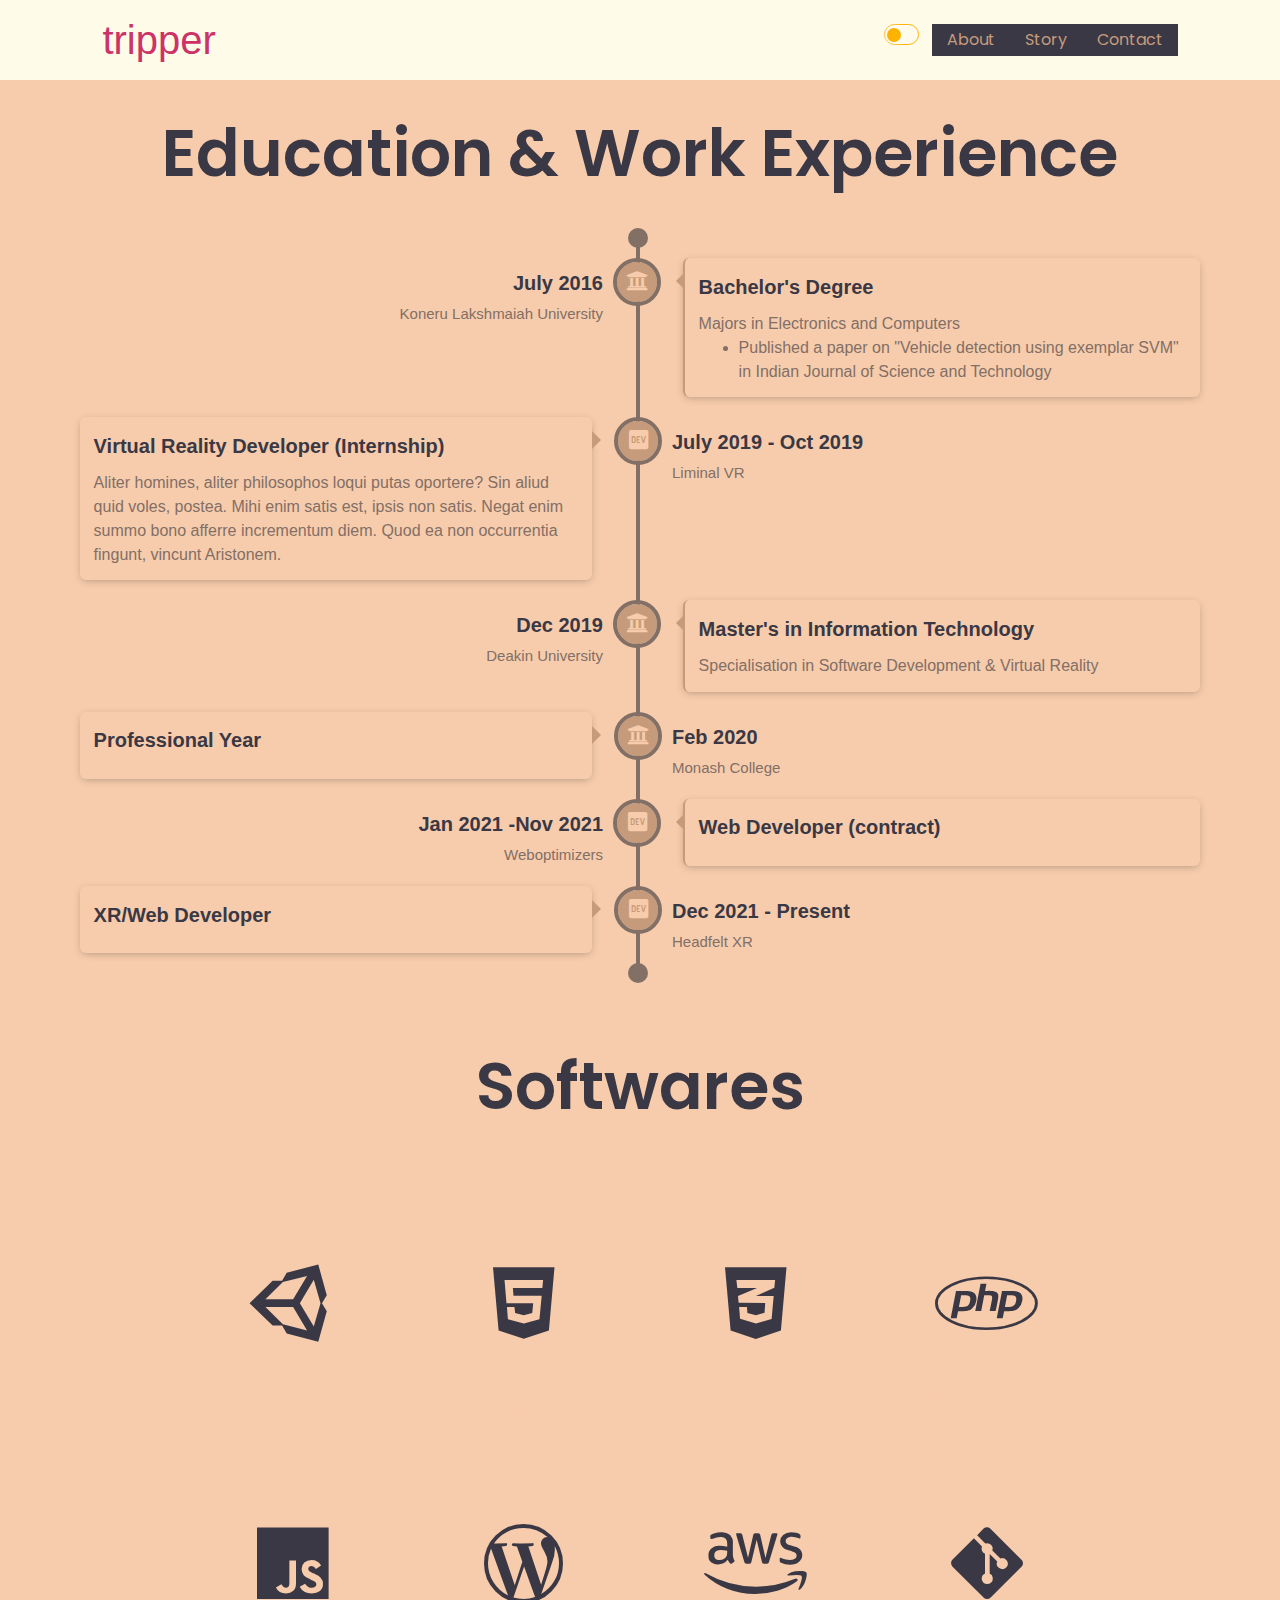
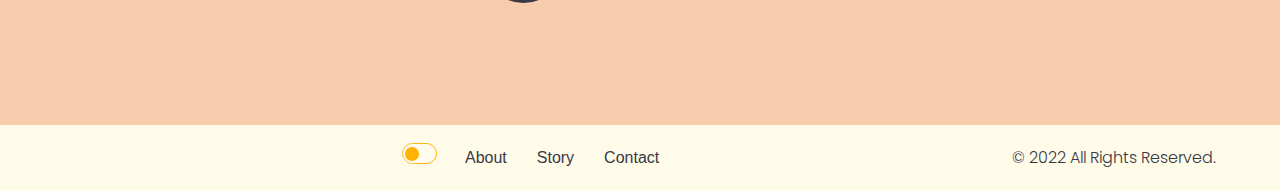
<file: elementor-194/index.html>
<!DOCTYPE html>
<html lang="en-US">
<head>
	<meta charset="UTF-8">
		<meta name="viewport" content="width=device-width, initial-scale=1">
	<link rel="profile" href="https://gmpg.org/xfn/11">
	<title>Story &#8211; tripper</title>
<meta name="robots" content="max-image-preview:large">
<link rel="dns-prefetch" href="//s.w.org">
<link rel="alternate" type="application/rss+xml" title="tripper &raquo; Feed" href="https://teja77.github.io/portfolio/feed/">
<link rel="alternate" type="application/rss+xml" title="tripper &raquo; Comments Feed" href="https://teja77.github.io/portfolio/comments/feed/">
<script type="text/javascript">
window._wpemojiSettings = {"baseUrl":"https:\/\/s.w.org\/images\/core\/emoji\/13.1.0\/72x72\/","ext":".png","svgUrl":"https:\/\/s.w.org\/images\/core\/emoji\/13.1.0\/svg\/","svgExt":".svg","source":{"concatemoji":"https:\/\/teja77.github.io\/portfolio\/wp-includes\/js\/wp-emoji-release.min.js?ver=5.9.3"}};
/*! This file is auto-generated */
!function(e,a,t){var n,r,o,i=a.createElement("canvas"),p=i.getContext&&i.getContext("2d");function s(e,t){var a=String.fromCharCode;p.clearRect(0,0,i.width,i.height),p.fillText(a.apply(this,e),0,0);e=i.toDataURL();return p.clearRect(0,0,i.width,i.height),p.fillText(a.apply(this,t),0,0),e===i.toDataURL()}function c(e){var t=a.createElement("script");t.src=e,t.defer=t.type="text/javascript",a.getElementsByTagName("head")[0].appendChild(t)}for(o=Array("flag","emoji"),t.supports={everything:!0,everythingExceptFlag:!0},r=0;r<o.length;r++)t.supports[o[r]]=function(e){if(!p||!p.fillText)return!1;switch(p.textBaseline="top",p.font="600 32px Arial",e){case"flag":return s([127987,65039,8205,9895,65039],[127987,65039,8203,9895,65039])?!1:!s([55356,56826,55356,56819],[55356,56826,8203,55356,56819])&&!s([55356,57332,56128,56423,56128,56418,56128,56421,56128,56430,56128,56423,56128,56447],[55356,57332,8203,56128,56423,8203,56128,56418,8203,56128,56421,8203,56128,56430,8203,56128,56423,8203,56128,56447]);case"emoji":return!s([10084,65039,8205,55357,56613],[10084,65039,8203,55357,56613])}return!1}(o[r]),t.supports.everything=t.supports.everything&&t.supports[o[r]],"flag"!==o[r]&&(t.supports.everythingExceptFlag=t.supports.everythingExceptFlag&&t.supports[o[r]]);t.supports.everythingExceptFlag=t.supports.everythingExceptFlag&&!t.supports.flag,t.DOMReady=!1,t.readyCallback=function(){t.DOMReady=!0},t.supports.everything||(n=function(){t.readyCallback()},a.addEventListener?(a.addEventListener("DOMContentLoaded",n,!1),e.addEventListener("load",n,!1)):(e.attachEvent("onload",n),a.attachEvent("onreadystatechange",function(){"complete"===a.readyState&&t.readyCallback()})),(n=t.source||{}).concatemoji?c(n.concatemoji):n.wpemoji&&n.twemoji&&(c(n.twemoji),c(n.wpemoji)))}(window,document,window._wpemojiSettings);
</script>
<style type="text/css">img.wp-smiley,
img.emoji {
	display: inline !important;
	border: none !important;
	box-shadow: none !important;
	height: 1em !important;
	width: 1em !important;
	margin: 0 0.07em !important;
	vertical-align: -0.1em !important;
	background: none !important;
	padding: 0 !important;
}</style>
	<link rel="stylesheet" id="wp-block-library-css" href="https://teja77.github.io/portfolio/wp-includes/css/dist/block-library/style.min.css?ver=5.9.3" type="text/css" media="all">
<style id="global-styles-inline-css" type="text/css">body{--wp--preset--color--black: #000000;--wp--preset--color--cyan-bluish-gray: #abb8c3;--wp--preset--color--white: #ffffff;--wp--preset--color--pale-pink: #f78da7;--wp--preset--color--vivid-red: #cf2e2e;--wp--preset--color--luminous-vivid-orange: #ff6900;--wp--preset--color--luminous-vivid-amber: #fcb900;--wp--preset--color--light-green-cyan: #7bdcb5;--wp--preset--color--vivid-green-cyan: #00d084;--wp--preset--color--pale-cyan-blue: #8ed1fc;--wp--preset--color--vivid-cyan-blue: #0693e3;--wp--preset--color--vivid-purple: #9b51e0;--wp--preset--gradient--vivid-cyan-blue-to-vivid-purple: linear-gradient(135deg,rgba(6,147,227,1) 0%,rgb(155,81,224) 100%);--wp--preset--gradient--light-green-cyan-to-vivid-green-cyan: linear-gradient(135deg,rgb(122,220,180) 0%,rgb(0,208,130) 100%);--wp--preset--gradient--luminous-vivid-amber-to-luminous-vivid-orange: linear-gradient(135deg,rgba(252,185,0,1) 0%,rgba(255,105,0,1) 100%);--wp--preset--gradient--luminous-vivid-orange-to-vivid-red: linear-gradient(135deg,rgba(255,105,0,1) 0%,rgb(207,46,46) 100%);--wp--preset--gradient--very-light-gray-to-cyan-bluish-gray: linear-gradient(135deg,rgb(238,238,238) 0%,rgb(169,184,195) 100%);--wp--preset--gradient--cool-to-warm-spectrum: linear-gradient(135deg,rgb(74,234,220) 0%,rgb(151,120,209) 20%,rgb(207,42,186) 40%,rgb(238,44,130) 60%,rgb(251,105,98) 80%,rgb(254,248,76) 100%);--wp--preset--gradient--blush-light-purple: linear-gradient(135deg,rgb(255,206,236) 0%,rgb(152,150,240) 100%);--wp--preset--gradient--blush-bordeaux: linear-gradient(135deg,rgb(254,205,165) 0%,rgb(254,45,45) 50%,rgb(107,0,62) 100%);--wp--preset--gradient--luminous-dusk: linear-gradient(135deg,rgb(255,203,112) 0%,rgb(199,81,192) 50%,rgb(65,88,208) 100%);--wp--preset--gradient--pale-ocean: linear-gradient(135deg,rgb(255,245,203) 0%,rgb(182,227,212) 50%,rgb(51,167,181) 100%);--wp--preset--gradient--electric-grass: linear-gradient(135deg,rgb(202,248,128) 0%,rgb(113,206,126) 100%);--wp--preset--gradient--midnight: linear-gradient(135deg,rgb(2,3,129) 0%,rgb(40,116,252) 100%);--wp--preset--duotone--dark-grayscale: url('#wp-duotone-dark-grayscale');--wp--preset--duotone--grayscale: url('#wp-duotone-grayscale');--wp--preset--duotone--purple-yellow: url('#wp-duotone-purple-yellow');--wp--preset--duotone--blue-red: url('#wp-duotone-blue-red');--wp--preset--duotone--midnight: url('#wp-duotone-midnight');--wp--preset--duotone--magenta-yellow: url('#wp-duotone-magenta-yellow');--wp--preset--duotone--purple-green: url('#wp-duotone-purple-green');--wp--preset--duotone--blue-orange: url('#wp-duotone-blue-orange');--wp--preset--font-size--small: 13px;--wp--preset--font-size--medium: 20px;--wp--preset--font-size--large: 36px;--wp--preset--font-size--x-large: 42px;}.has-black-color{color: var(--wp--preset--color--black) !important;}.has-cyan-bluish-gray-color{color: var(--wp--preset--color--cyan-bluish-gray) !important;}.has-white-color{color: var(--wp--preset--color--white) !important;}.has-pale-pink-color{color: var(--wp--preset--color--pale-pink) !important;}.has-vivid-red-color{color: var(--wp--preset--color--vivid-red) !important;}.has-luminous-vivid-orange-color{color: var(--wp--preset--color--luminous-vivid-orange) !important;}.has-luminous-vivid-amber-color{color: var(--wp--preset--color--luminous-vivid-amber) !important;}.has-light-green-cyan-color{color: var(--wp--preset--color--light-green-cyan) !important;}.has-vivid-green-cyan-color{color: var(--wp--preset--color--vivid-green-cyan) !important;}.has-pale-cyan-blue-color{color: var(--wp--preset--color--pale-cyan-blue) !important;}.has-vivid-cyan-blue-color{color: var(--wp--preset--color--vivid-cyan-blue) !important;}.has-vivid-purple-color{color: var(--wp--preset--color--vivid-purple) !important;}.has-black-background-color{background-color: var(--wp--preset--color--black) !important;}.has-cyan-bluish-gray-background-color{background-color: var(--wp--preset--color--cyan-bluish-gray) !important;}.has-white-background-color{background-color: var(--wp--preset--color--white) !important;}.has-pale-pink-background-color{background-color: var(--wp--preset--color--pale-pink) !important;}.has-vivid-red-background-color{background-color: var(--wp--preset--color--vivid-red) !important;}.has-luminous-vivid-orange-background-color{background-color: var(--wp--preset--color--luminous-vivid-orange) !important;}.has-luminous-vivid-amber-background-color{background-color: var(--wp--preset--color--luminous-vivid-amber) !important;}.has-light-green-cyan-background-color{background-color: var(--wp--preset--color--light-green-cyan) !important;}.has-vivid-green-cyan-background-color{background-color: var(--wp--preset--color--vivid-green-cyan) !important;}.has-pale-cyan-blue-background-color{background-color: var(--wp--preset--color--pale-cyan-blue) !important;}.has-vivid-cyan-blue-background-color{background-color: var(--wp--preset--color--vivid-cyan-blue) !important;}.has-vivid-purple-background-color{background-color: var(--wp--preset--color--vivid-purple) !important;}.has-black-border-color{border-color: var(--wp--preset--color--black) !important;}.has-cyan-bluish-gray-border-color{border-color: var(--wp--preset--color--cyan-bluish-gray) !important;}.has-white-border-color{border-color: var(--wp--preset--color--white) !important;}.has-pale-pink-border-color{border-color: var(--wp--preset--color--pale-pink) !important;}.has-vivid-red-border-color{border-color: var(--wp--preset--color--vivid-red) !important;}.has-luminous-vivid-orange-border-color{border-color: var(--wp--preset--color--luminous-vivid-orange) !important;}.has-luminous-vivid-amber-border-color{border-color: var(--wp--preset--color--luminous-vivid-amber) !important;}.has-light-green-cyan-border-color{border-color: var(--wp--preset--color--light-green-cyan) !important;}.has-vivid-green-cyan-border-color{border-color: var(--wp--preset--color--vivid-green-cyan) !important;}.has-pale-cyan-blue-border-color{border-color: var(--wp--preset--color--pale-cyan-blue) !important;}.has-vivid-cyan-blue-border-color{border-color: var(--wp--preset--color--vivid-cyan-blue) !important;}.has-vivid-purple-border-color{border-color: var(--wp--preset--color--vivid-purple) !important;}.has-vivid-cyan-blue-to-vivid-purple-gradient-background{background: var(--wp--preset--gradient--vivid-cyan-blue-to-vivid-purple) !important;}.has-light-green-cyan-to-vivid-green-cyan-gradient-background{background: var(--wp--preset--gradient--light-green-cyan-to-vivid-green-cyan) !important;}.has-luminous-vivid-amber-to-luminous-vivid-orange-gradient-background{background: var(--wp--preset--gradient--luminous-vivid-amber-to-luminous-vivid-orange) !important;}.has-luminous-vivid-orange-to-vivid-red-gradient-background{background: var(--wp--preset--gradient--luminous-vivid-orange-to-vivid-red) !important;}.has-very-light-gray-to-cyan-bluish-gray-gradient-background{background: var(--wp--preset--gradient--very-light-gray-to-cyan-bluish-gray) !important;}.has-cool-to-warm-spectrum-gradient-background{background: var(--wp--preset--gradient--cool-to-warm-spectrum) !important;}.has-blush-light-purple-gradient-background{background: var(--wp--preset--gradient--blush-light-purple) !important;}.has-blush-bordeaux-gradient-background{background: var(--wp--preset--gradient--blush-bordeaux) !important;}.has-luminous-dusk-gradient-background{background: var(--wp--preset--gradient--luminous-dusk) !important;}.has-pale-ocean-gradient-background{background: var(--wp--preset--gradient--pale-ocean) !important;}.has-electric-grass-gradient-background{background: var(--wp--preset--gradient--electric-grass) !important;}.has-midnight-gradient-background{background: var(--wp--preset--gradient--midnight) !important;}.has-small-font-size{font-size: var(--wp--preset--font-size--small) !important;}.has-medium-font-size{font-size: var(--wp--preset--font-size--medium) !important;}.has-large-font-size{font-size: var(--wp--preset--font-size--large) !important;}.has-x-large-font-size{font-size: var(--wp--preset--font-size--x-large) !important;}</style>
<link rel="stylesheet" id="templately-editor-css" href="https://teja77.github.io/portfolio/wp-content/plugins/templately/assets/css/editor.css?ver=1.3.4" type="text/css" media="all">
<link rel="stylesheet" id="wp-night-mode-css" href="https://teja77.github.io/portfolio/wp-content/plugins/wp-night-mode/public/css/wp-night-mode-public.css?ver=1.0.0" type="text/css" media="all">
<link rel="stylesheet" id="hello-elementor-css" href="https://teja77.github.io/portfolio/wp-content/themes/Hello-Elementor/style.min.css?ver=2.5.0" type="text/css" media="all">
<link rel="stylesheet" id="hello-elementor-theme-style-css" href="https://teja77.github.io/portfolio/wp-content/themes/Hello-Elementor/theme.min.css?ver=2.5.0" type="text/css" media="all">
<link rel="stylesheet" id="elementor-frontend-css" href="https://teja77.github.io/portfolio/wp-content/plugins/elementor/assets/css/frontend-lite.min.css?ver=3.6.5" type="text/css" media="all">
<link rel="stylesheet" id="elementor-post-47-css" href="https://teja77.github.io/portfolio/wp-content/uploads/elementor/css/post-47.css?ver=1652514802" type="text/css" media="all">
<link rel="stylesheet" id="elementor-icons-css" href="https://teja77.github.io/portfolio/wp-content/plugins/elementor/assets/lib/eicons/css/elementor-icons.min.css?ver=5.15.0" type="text/css" media="all">
<link rel="stylesheet" id="font-awesome-5-all-css" href="https://teja77.github.io/portfolio/wp-content/plugins/elementor/assets/lib/font-awesome/css/all.min.css?ver=4.9.14" type="text/css" media="all">
<link rel="stylesheet" id="font-awesome-4-shim-css" href="https://teja77.github.io/portfolio/wp-content/plugins/elementor/assets/lib/font-awesome/css/v4-shims.min.css?ver=5.1.2" type="text/css" media="all">
<link rel="stylesheet" id="elementor-global-css" href="https://teja77.github.io/portfolio/wp-content/uploads/elementor/css/global.css?ver=1652514810" type="text/css" media="all">
<link rel="stylesheet" id="elementor-post-194-css" href="https://teja77.github.io/portfolio/wp-content/uploads/elementor/css/post-194.css?ver=1652517321" type="text/css" media="all">
<link rel="stylesheet" id="google-fonts-1-css" href="https://fonts.googleapis.com/css?family=Poppins%3A100%2C100italic%2C200%2C200italic%2C300%2C300italic%2C400%2C400italic%2C500%2C500italic%2C600%2C600italic%2C700%2C700italic%2C800%2C800italic%2C900%2C900italic&#038;display=auto&#038;ver=5.9.3" type="text/css" media="all">
<link rel="stylesheet" id="elementor-icons-shared-0-css" href="https://teja77.github.io/portfolio/wp-content/plugins/elementor/assets/lib/font-awesome/css/fontawesome.min.css?ver=5.15.3" type="text/css" media="all">
<link rel="stylesheet" id="elementor-icons-fa-solid-css" href="https://teja77.github.io/portfolio/wp-content/plugins/elementor/assets/lib/font-awesome/css/solid.min.css?ver=5.15.3" type="text/css" media="all">
<link rel="stylesheet" id="elementor-icons-fa-brands-css" href="https://teja77.github.io/portfolio/wp-content/plugins/elementor/assets/lib/font-awesome/css/brands.min.css?ver=5.15.3" type="text/css" media="all">
<script type="text/javascript" src="https://teja77.github.io/portfolio/wp-includes/js/jquery/jquery.min.js?ver=3.6.0" id="jquery-core-js"></script>
<script type="text/javascript" src="https://teja77.github.io/portfolio/wp-includes/js/jquery/jquery-migrate.min.js?ver=3.3.2" id="jquery-migrate-js"></script>
<script type="text/javascript" id="wp-night-mode-js-extra">
/* <![CDATA[ */
var wpnmObject = {"button_html":"<div class=\"wpnm-button style-2\">\n                            <div class=\"wpnm-button-inner-left\"><\/div>\n                            <div class=\"wpnm-button-inner\"><\/div>\n                        <\/div>","default":"","server_time":"1652518695","turn_on_time":"","turn_off_time":""};
/* ]]> */
</script>
<script type="text/javascript" src="https://teja77.github.io/portfolio/wp-content/plugins/wp-night-mode/public/js/wp-night-mode-public.js?ver=1.0.0" id="wp-night-mode-js"></script>
<script type="text/javascript" src="https://teja77.github.io/portfolio/wp-content/plugins/elementor/assets/lib/font-awesome/js/v4-shims.min.js?ver=5.1.2" id="font-awesome-4-shim-js"></script>
<link rel="https://api.w.org/" href="https://teja77.github.io/portfolio/wp-json/">
<link rel="alternate" type="application/json" href="https://teja77.github.io/portfolio/wp-json/wp/v2/pages/194">
<link rel="EditURI" type="application/rsd+xml" title="RSD" href="https://teja77.github.io/portfolio/xmlrpc.php?rsd">
<link rel="wlwmanifest" type="application/wlwmanifest+xml" href="https://teja77.github.io/portfolio/wp-includes/wlwmanifest.xml"> 
<meta name="generator" content="WordPress 5.9.3">
<link rel="canonical" href="https://teja77.github.io/portfolio/elementor-194/">
<link rel="shortlink" href="https://teja77.github.io/portfolio/?p=194">
<link rel="alternate" type="application/json+oembed" href="https://teja77.github.io/portfolio/wp-json/oembed/1.0/embed?url=http%3A%2F%2Fhttps://teja77.github.io/portfolio%2Felementor-194%2F">
<link rel="alternate" type="text/xml+oembed" href="https://teja77.github.io/portfolio/wp-json/oembed/1.0/embed?url=http%3A%2F%2Fhttps://teja77.github.io/portfolio%2Felementor-194%2F&#038;format=xml">
			<style type="text/css">.wp-night-mode-slider {
				background-color: ;
			}

			.wp-night-mode-button.active .wp-night-mode-slider {
				background-color: ;
			}

			body.wp-night-mode-on * {
				background: #3a3845;
			}

			body.wp-night-mode-on .customize-partial-edit-shortcut button,
			body.wp-night-mode-on .customize-partial-edit-shortcut button svg,
			body.wp-night-mode-on #adminbarsearch,
			body.wp-night-mode-on span.display-name,
			body.wp-night-mode-on span.ab-icon,
			body.wp-night-mode-on span.ab-label {
			    background: transparent;
			}

			body.wp-night-mode-on * {
				color: #c69b7b;
			}

			body.wp-night-mode-on a {
				color: #c69b7b;
			}

			body.wp-night-mode-on a:hover,
			body.wp-night-mode-on a:visited,
			body.wp-night-mode-on a:active {
				color: #c69b7b;
			}
		}				@media (prefers-color-scheme: dark) {
					 
			.wp-night-mode-slider {
				background-color: ;
			}

			.wp-night-mode-button.active .wp-night-mode-slider {
				background-color: ;
			}

			body.wp-night-mode-on * {
				background: #3a3845;
			}

			body.wp-night-mode-on .customize-partial-edit-shortcut button,
			body.wp-night-mode-on .customize-partial-edit-shortcut button svg,
			body.wp-night-mode-on #adminbarsearch,
			body.wp-night-mode-on span.display-name,
			body.wp-night-mode-on span.ab-icon,
			body.wp-night-mode-on span.ab-label {
			    background: transparent;
			}

			body.wp-night-mode-on * {
				color: #c69b7b;
			}

			body.wp-night-mode-on a {
				color: #c69b7b;
			}

			body.wp-night-mode-on a:hover,
			body.wp-night-mode-on a:visited,
			body.wp-night-mode-on a:active {
				color: #c69b7b;
			}
		}				}</style>
				<style type="text/css" id="wp-custom-css">.site-navigation-dropdown ul.menu li a {
    background: #fffbe9;
}

.site-navigation-dropdown ul.menu li.current-menu-item a {
    background: #826f66;
}

.wp-night-mode {
	font-size: 0;
}

/* NIGHT MODE */

body.wp-night-mode-on .elementor-widget-heading .elementor-heading-title, .site-header .site-navigation ul.menu li a{
 color: #c69b7b;
}

body.wp-night-mode-on .elementor-56 .elementor-element.elementor-element-1855bc43:not(.elementor-motion-effects-element-type-background), body.elementor-page-79:not(.elementor-motion-effects-element-type-background), .site-header .site-navigation ul.menu li a, .elementor-56 .elementor-element.elementor-element-766fd67:not(.elementor-motion-effects-element-type-background), .elementor-56 .elementor-element.elementor-element-f746282 > .elementor-background-overlay{
	background-color: #3a3845;
}</style>
		</head>
<body class="page-template-default page page-id-194 elementor-default elementor-kit-47 elementor-page elementor-page-194">

<svg xmlns="http://www.w3.org/2000/svg" viewbox="0 0 0 0" width="0" height="0" focusable="false" role="none" style="visibility: hidden; position: absolute; left: -9999px; overflow: hidden;"><defs><filter id="wp-duotone-dark-grayscale"><fecolormatrix color-interpolation-filters="sRGB" type="matrix" values=" .299 .587 .114 0 0 .299 .587 .114 0 0 .299 .587 .114 0 0 .299 .587 .114 0 0 "></fecolormatrix><fecomponenttransfer color-interpolation-filters="sRGB"><fefuncr type="table" tablevalues="0 0.49803921568627"></fefuncr><fefuncg type="table" tablevalues="0 0.49803921568627"></fefuncg><fefuncb type="table" tablevalues="0 0.49803921568627"></fefuncb><fefunca type="table" tablevalues="1 1"></fefunca></fecomponenttransfer><fecomposite in2="SourceGraphic" operator="in"></fecomposite></filter></defs></svg><svg xmlns="http://www.w3.org/2000/svg" viewbox="0 0 0 0" width="0" height="0" focusable="false" role="none" style="visibility: hidden; position: absolute; left: -9999px; overflow: hidden;"><defs><filter id="wp-duotone-grayscale"><fecolormatrix color-interpolation-filters="sRGB" type="matrix" values=" .299 .587 .114 0 0 .299 .587 .114 0 0 .299 .587 .114 0 0 .299 .587 .114 0 0 "></fecolormatrix><fecomponenttransfer color-interpolation-filters="sRGB"><fefuncr type="table" tablevalues="0 1"></fefuncr><fefuncg type="table" tablevalues="0 1"></fefuncg><fefuncb type="table" tablevalues="0 1"></fefuncb><fefunca type="table" tablevalues="1 1"></fefunca></fecomponenttransfer><fecomposite in2="SourceGraphic" operator="in"></fecomposite></filter></defs></svg><svg xmlns="http://www.w3.org/2000/svg" viewbox="0 0 0 0" width="0" height="0" focusable="false" role="none" style="visibility: hidden; position: absolute; left: -9999px; overflow: hidden;"><defs><filter id="wp-duotone-purple-yellow"><fecolormatrix color-interpolation-filters="sRGB" type="matrix" values=" .299 .587 .114 0 0 .299 .587 .114 0 0 .299 .587 .114 0 0 .299 .587 .114 0 0 "></fecolormatrix><fecomponenttransfer color-interpolation-filters="sRGB"><fefuncr type="table" tablevalues="0.54901960784314 0.98823529411765"></fefuncr><fefuncg type="table" tablevalues="0 1"></fefuncg><fefuncb type="table" tablevalues="0.71764705882353 0.25490196078431"></fefuncb><fefunca type="table" tablevalues="1 1"></fefunca></fecomponenttransfer><fecomposite in2="SourceGraphic" operator="in"></fecomposite></filter></defs></svg><svg xmlns="http://www.w3.org/2000/svg" viewbox="0 0 0 0" width="0" height="0" focusable="false" role="none" style="visibility: hidden; position: absolute; left: -9999px; overflow: hidden;"><defs><filter id="wp-duotone-blue-red"><fecolormatrix color-interpolation-filters="sRGB" type="matrix" values=" .299 .587 .114 0 0 .299 .587 .114 0 0 .299 .587 .114 0 0 .299 .587 .114 0 0 "></fecolormatrix><fecomponenttransfer color-interpolation-filters="sRGB"><fefuncr type="table" tablevalues="0 1"></fefuncr><fefuncg type="table" tablevalues="0 0.27843137254902"></fefuncg><fefuncb type="table" tablevalues="0.5921568627451 0.27843137254902"></fefuncb><fefunca type="table" tablevalues="1 1"></fefunca></fecomponenttransfer><fecomposite in2="SourceGraphic" operator="in"></fecomposite></filter></defs></svg><svg xmlns="http://www.w3.org/2000/svg" viewbox="0 0 0 0" width="0" height="0" focusable="false" role="none" style="visibility: hidden; position: absolute; left: -9999px; overflow: hidden;"><defs><filter id="wp-duotone-midnight"><fecolormatrix color-interpolation-filters="sRGB" type="matrix" values=" .299 .587 .114 0 0 .299 .587 .114 0 0 .299 .587 .114 0 0 .299 .587 .114 0 0 "></fecolormatrix><fecomponenttransfer color-interpolation-filters="sRGB"><fefuncr type="table" tablevalues="0 0"></fefuncr><fefuncg type="table" tablevalues="0 0.64705882352941"></fefuncg><fefuncb type="table" tablevalues="0 1"></fefuncb><fefunca type="table" tablevalues="1 1"></fefunca></fecomponenttransfer><fecomposite in2="SourceGraphic" operator="in"></fecomposite></filter></defs></svg><svg xmlns="http://www.w3.org/2000/svg" viewbox="0 0 0 0" width="0" height="0" focusable="false" role="none" style="visibility: hidden; position: absolute; left: -9999px; overflow: hidden;"><defs><filter id="wp-duotone-magenta-yellow"><fecolormatrix color-interpolation-filters="sRGB" type="matrix" values=" .299 .587 .114 0 0 .299 .587 .114 0 0 .299 .587 .114 0 0 .299 .587 .114 0 0 "></fecolormatrix><fecomponenttransfer color-interpolation-filters="sRGB"><fefuncr type="table" tablevalues="0.78039215686275 1"></fefuncr><fefuncg type="table" tablevalues="0 0.94901960784314"></fefuncg><fefuncb type="table" tablevalues="0.35294117647059 0.47058823529412"></fefuncb><fefunca type="table" tablevalues="1 1"></fefunca></fecomponenttransfer><fecomposite in2="SourceGraphic" operator="in"></fecomposite></filter></defs></svg><svg xmlns="http://www.w3.org/2000/svg" viewbox="0 0 0 0" width="0" height="0" focusable="false" role="none" style="visibility: hidden; position: absolute; left: -9999px; overflow: hidden;"><defs><filter id="wp-duotone-purple-green"><fecolormatrix color-interpolation-filters="sRGB" type="matrix" values=" .299 .587 .114 0 0 .299 .587 .114 0 0 .299 .587 .114 0 0 .299 .587 .114 0 0 "></fecolormatrix><fecomponenttransfer color-interpolation-filters="sRGB"><fefuncr type="table" tablevalues="0.65098039215686 0.40392156862745"></fefuncr><fefuncg type="table" tablevalues="0 1"></fefuncg><fefuncb type="table" tablevalues="0.44705882352941 0.4"></fefuncb><fefunca type="table" tablevalues="1 1"></fefunca></fecomponenttransfer><fecomposite in2="SourceGraphic" operator="in"></fecomposite></filter></defs></svg><svg xmlns="http://www.w3.org/2000/svg" viewbox="0 0 0 0" width="0" height="0" focusable="false" role="none" style="visibility: hidden; position: absolute; left: -9999px; overflow: hidden;"><defs><filter id="wp-duotone-blue-orange"><fecolormatrix color-interpolation-filters="sRGB" type="matrix" values=" .299 .587 .114 0 0 .299 .587 .114 0 0 .299 .587 .114 0 0 .299 .587 .114 0 0 "></fecolormatrix><fecomponenttransfer color-interpolation-filters="sRGB"><fefuncr type="table" tablevalues="0.098039215686275 1"></fefuncr><fefuncg type="table" tablevalues="0 0.66274509803922"></fefuncg><fefuncb type="table" tablevalues="0.84705882352941 0.41960784313725"></fefuncb><fefunca type="table" tablevalues="1 1"></fefunca></fecomponenttransfer><fecomposite in2="SourceGraphic" operator="in"></fecomposite></filter></defs></svg><header id="site-header" class="site-header dynamic-header header-full-width menu-dropdown-mobile" role="banner">
	<div class="header-inner">
		<div class="site-branding show-title">
							<h1 class="site-title show">
					<a href="https://teja77.github.io/portfolio/" title="Home" rel="home">
						tripper					</a>
				</h1>
					</div>

					<nav class="site-navigation show" role="navigation">
				<div class="menu-primary-menu-container"><ul id="menu-primary-menu" class="menu">
<li id="menu-item-339" class="wp-night-mode menu-item menu-item-type-post_type menu-item-object-page menu-item-339"><a href="https://teja77.github.io/portfolio/wp-night-mode-button/">1</a></li>
<li id="menu-item-138" class="menu-item menu-item-type-post_type menu-item-object-page menu-item-138"><a href="https://teja77.github.io/portfolio/about/">About</a></li>
<li id="menu-item-202" class="menu-item menu-item-type-post_type menu-item-object-page current-menu-item page_item page-item-194 current_page_item menu-item-202"><a href="https://teja77.github.io/portfolio/elementor-194/" aria-current="page">Story</a></li>
<li id="menu-item-139" class="menu-item menu-item-type-post_type menu-item-object-page menu-item-139"><a href="https://teja77.github.io/portfolio/contact/">Contact</a></li>
</ul></div>			</nav>
			<div class="site-navigation-toggle-holder show">
				<div class="site-navigation-toggle">
					<i class="eicon-menu-bar"></i>
					<span class="elementor-screen-only">Menu</span>
				</div>
			</div>
			<nav class="site-navigation-dropdown show" role="navigation">
				<div class="menu-primary-menu-container"><ul id="menu-primary-menu" class="menu">
<li id="menu-item-339" class="wp-night-mode menu-item menu-item-type-post_type menu-item-object-page menu-item-339"><a href="https://teja77.github.io/portfolio/wp-night-mode-button/">1</a></li>
<li id="menu-item-138" class="menu-item menu-item-type-post_type menu-item-object-page menu-item-138"><a href="https://teja77.github.io/portfolio/about/">About</a></li>
<li id="menu-item-202" class="menu-item menu-item-type-post_type menu-item-object-page current-menu-item page_item page-item-194 current_page_item menu-item-202"><a href="https://teja77.github.io/portfolio/elementor-194/" aria-current="page">Story</a></li>
<li id="menu-item-139" class="menu-item menu-item-type-post_type menu-item-object-page menu-item-139"><a href="https://teja77.github.io/portfolio/contact/">Contact</a></li>
</ul></div>			</nav>
			</div>
</header>

<main id="content" class="site-main post-194 page type-page status-publish hentry" role="main">
		<div class="page-content">
				<div data-elementor-type="wp-page" data-elementor-id="194" class="elementor elementor-194">
									<section class="elementor-section elementor-top-section elementor-element elementor-element-7d2a04cb elementor-section-boxed elementor-section-height-default elementor-section-height-default" data-id="7d2a04cb" data-element_type="section" data-settings="{&quot;background_background&quot;:&quot;classic&quot;}">
						<div class="elementor-container elementor-column-gap-default">
					<div class="elementor-column elementor-col-100 elementor-top-column elementor-element elementor-element-2ce1f076" data-id="2ce1f076" data-element_type="column">
			<div class="elementor-widget-wrap elementor-element-populated">
								<div class="elementor-element elementor-element-691197dc elementor-widget elementor-widget-heading" data-id="691197dc" data-element_type="widget" data-widget_type="heading.default">
				<div class="elementor-widget-container">
			<style>/*! elementor - v3.6.5 - 27-04-2022 */
.elementor-heading-title{padding:0;margin:0;line-height:1}.elementor-widget-heading .elementor-heading-title[class*=elementor-size-]>a{color:inherit;font-size:inherit;line-height:inherit}.elementor-widget-heading .elementor-heading-title.elementor-size-small{font-size:15px}.elementor-widget-heading .elementor-heading-title.elementor-size-medium{font-size:19px}.elementor-widget-heading .elementor-heading-title.elementor-size-large{font-size:29px}.elementor-widget-heading .elementor-heading-title.elementor-size-xl{font-size:39px}.elementor-widget-heading .elementor-heading-title.elementor-size-xxl{font-size:59px}</style>
<h2 class="elementor-heading-title elementor-size-default">Education & Work Experience</h2>		</div>
				</div>
				<div class="elementor-element elementor-element-312f5637 elementor-widget elementor-widget-timeline-widget-addon" data-id="312f5637" data-element_type="widget" data-widget_type="timeline-widget-addon.default">
				<div class="elementor-widget-container">
			
<div class="twae-vertical twae-wrapper twae-centered">    
    <div class="twae-timeline-centered twae-timeline-sm twae-line ">
<article class="twae-timeline-entry twae-right-aligned">
            <div class="twae-timeline-entry-inner">
                <div class="twae-label-extra-label">
                    <span class="twae-label">July 2016</span>
                    <span class="twae-extra-label">Koneru Lakshmaiah University</span>
                </div>
                <div class="twae-icon"><i aria-hidden="true" class="fas fa-university"></i></div>
                <div class="twae-data-container ">
                    <span class="twae-title">Bachelor&#039;s Degree</span>
                    <div class="twae-timeline-img"></div>
                    <div class="twae-description">
<p>Majors in Electronics and Computers</p>
<ul><li>
<span style="font-weight: 400;">Published a paper on "Vehicle detection using exemplar SVM"</span><span style="font-weight: 400;"> in Indian Journal of Science and Technology</span>
</li></ul>
</div>
                </div>
            </div>
        </article><article class="twae-timeline-entry twae-left-aligned">
            <div class="twae-timeline-entry-inner">
                <div class="twae-label-extra-label">
                    <span class="twae-label">July 2019 - Oct 2019</span>
                    <span class="twae-extra-label">Liminal VR</span>
                </div>
                <div class="twae-icon"><i aria-hidden="true" class="fab fa-dev"></i></div>
                <div class="twae-data-container ">
                    <span class="twae-title">Virtual Reality Developer (Internship)</span>
                    <div class="twae-timeline-img"></div>
                    <div class="twae-description">Aliter homines, aliter philosophos loqui putas oportere? Sin aliud quid voles, postea. Mihi enim satis est, ipsis non satis. Negat enim summo bono afferre incrementum diem. Quod ea non occurrentia fingunt, vincunt Aristonem.</div>
                </div>
            </div>
        </article><article class="twae-timeline-entry twae-right-aligned">
            <div class="twae-timeline-entry-inner">
                <div class="twae-label-extra-label">
                    <span class="twae-label">Dec 2019</span>
                    <span class="twae-extra-label">Deakin University</span>
                </div>
                <div class="twae-icon"><i aria-hidden="true" class="fas fa-university"></i></div>
                <div class="twae-data-container ">
                    <span class="twae-title">Master&#039;s in Information Technology</span>
                    <div class="twae-timeline-img"></div>
                    <div class="twae-description"><p>Specialisation in Software Development &amp; Virtual Reality</p></div>
                </div>
            </div>
        </article><article class="twae-timeline-entry twae-left-aligned">
            <div class="twae-timeline-entry-inner">
                <div class="twae-label-extra-label">
                    <span class="twae-label">Feb 2020</span>
                    <span class="twae-extra-label">Monash College</span>
                </div>
                <div class="twae-icon"><i aria-hidden="true" class="fas fa-university"></i></div>
                <div class="twae-data-container ">
                    <span class="twae-title">Professional Year</span>
                    <div class="twae-timeline-img"></div>
                    <div class="twae-description"></div>
                </div>
            </div>
        </article><article class="twae-timeline-entry twae-right-aligned">
            <div class="twae-timeline-entry-inner">
                <div class="twae-label-extra-label">
                    <span class="twae-label">Jan 2021 -Nov 2021</span>
                    <span class="twae-extra-label">Weboptimizers</span>
                </div>
                <div class="twae-icon"><i aria-hidden="true" class="fab fa-dev"></i></div>
                <div class="twae-data-container ">
                    <span class="twae-title">Web Developer (contract)</span>
                    <div class="twae-timeline-img"></div>
                    <div class="twae-description"></div>
                </div>
            </div>
        </article><article class="twae-timeline-entry twae-left-aligned">
            <div class="twae-timeline-entry-inner">
                <div class="twae-label-extra-label">
                    <span class="twae-label">Dec 2021 - Present</span>
                    <span class="twae-extra-label">Headfelt XR</span>
                </div>
                <div class="twae-icon"><i aria-hidden="true" class="fab fa-dev"></i></div>
                <div class="twae-data-container ">
                    <span class="twae-title">XR/Web Developer</span>
                    <div class="twae-timeline-img"></div>
                    <div class="twae-description"></div>
                </div>
            </div>
        </article>
</div>
</div>		</div>
				</div>
					</div>
		</div>
							</div>
		</section>
				<section class="elementor-section elementor-top-section elementor-element elementor-element-b2f087d elementor-section-boxed elementor-section-height-default elementor-section-height-default" data-id="b2f087d" data-element_type="section" data-settings="{&quot;background_background&quot;:&quot;classic&quot;}">
						<div class="elementor-container elementor-column-gap-default">
					<div class="elementor-column elementor-col-100 elementor-top-column elementor-element elementor-element-fb097e0" data-id="fb097e0" data-element_type="column">
			<div class="elementor-widget-wrap elementor-element-populated">
								<div class="elementor-element elementor-element-3bece2e elementor-widget elementor-widget-heading" data-id="3bece2e" data-element_type="widget" data-widget_type="heading.default">
				<div class="elementor-widget-container">
			<h2 class="elementor-heading-title elementor-size-default">Softwares</h2>		</div>
				</div>
				<div class="elementor-element elementor-element-fed9767 elementor-shape-circle elementor-grid-0 e-grid-align-center elementor-widget elementor-widget-social-icons" data-id="fed9767" data-element_type="widget" data-widget_type="social-icons.default">
				<div class="elementor-widget-container">
			<style>/*! elementor - v3.6.5 - 27-04-2022 */
.elementor-widget-social-icons.elementor-grid-0 .elementor-widget-container,.elementor-widget-social-icons.elementor-grid-mobile-0 .elementor-widget-container,.elementor-widget-social-icons.elementor-grid-tablet-0 .elementor-widget-container{line-height:1;font-size:0}.elementor-widget-social-icons:not(.elementor-grid-0):not(.elementor-grid-tablet-0):not(.elementor-grid-mobile-0) .elementor-grid{display:inline-grid}.elementor-widget-social-icons .elementor-grid{grid-column-gap:var(--grid-column-gap,5px);grid-row-gap:var(--grid-row-gap,5px);grid-template-columns:var(--grid-template-columns);-webkit-box-pack:var(--justify-content,center);-ms-flex-pack:var(--justify-content,center);justify-content:var(--justify-content,center);justify-items:var(--justify-content,center)}.elementor-icon.elementor-social-icon{font-size:var(--icon-size,25px);line-height:var(--icon-size,25px);width:calc(var(--icon-size, 25px) + (2 * var(--icon-padding, .5em)));height:calc(var(--icon-size, 25px) + (2 * var(--icon-padding, .5em)))}.elementor-social-icon{--e-social-icon-icon-color:#fff;display:-webkit-inline-box;display:-ms-inline-flexbox;display:inline-flex;background-color:#818a91;-webkit-box-align:center;-ms-flex-align:center;align-items:center;-webkit-box-pack:center;-ms-flex-pack:center;justify-content:center;text-align:center;cursor:pointer}.elementor-social-icon i{color:var(--e-social-icon-icon-color)}.elementor-social-icon svg{fill:var(--e-social-icon-icon-color)}.elementor-social-icon:last-child{margin:0}.elementor-social-icon:hover{opacity:.9;color:#fff}.elementor-social-icon-android{background-color:#a4c639}.elementor-social-icon-apple{background-color:#999}.elementor-social-icon-behance{background-color:#1769ff}.elementor-social-icon-bitbucket{background-color:#205081}.elementor-social-icon-codepen{background-color:#000}.elementor-social-icon-delicious{background-color:#39f}.elementor-social-icon-deviantart{background-color:#05cc47}.elementor-social-icon-digg{background-color:#005be2}.elementor-social-icon-dribbble{background-color:#ea4c89}.elementor-social-icon-elementor{background-color:#d30c5c}.elementor-social-icon-envelope{background-color:#ea4335}.elementor-social-icon-facebook,.elementor-social-icon-facebook-f{background-color:#3b5998}.elementor-social-icon-flickr{background-color:#0063dc}.elementor-social-icon-foursquare{background-color:#2d5be3}.elementor-social-icon-free-code-camp,.elementor-social-icon-freecodecamp{background-color:#006400}.elementor-social-icon-github{background-color:#333}.elementor-social-icon-gitlab{background-color:#e24329}.elementor-social-icon-globe{background-color:#818a91}.elementor-social-icon-google-plus,.elementor-social-icon-google-plus-g{background-color:#dd4b39}.elementor-social-icon-houzz{background-color:#7ac142}.elementor-social-icon-instagram{background-color:#262626}.elementor-social-icon-jsfiddle{background-color:#487aa2}.elementor-social-icon-link{background-color:#818a91}.elementor-social-icon-linkedin,.elementor-social-icon-linkedin-in{background-color:#0077b5}.elementor-social-icon-medium{background-color:#00ab6b}.elementor-social-icon-meetup{background-color:#ec1c40}.elementor-social-icon-mixcloud{background-color:#273a4b}.elementor-social-icon-odnoklassniki{background-color:#f4731c}.elementor-social-icon-pinterest{background-color:#bd081c}.elementor-social-icon-product-hunt{background-color:#da552f}.elementor-social-icon-reddit{background-color:#ff4500}.elementor-social-icon-rss{background-color:#f26522}.elementor-social-icon-shopping-cart{background-color:#4caf50}.elementor-social-icon-skype{background-color:#00aff0}.elementor-social-icon-slideshare{background-color:#0077b5}.elementor-social-icon-snapchat{background-color:#fffc00}.elementor-social-icon-soundcloud{background-color:#f80}.elementor-social-icon-spotify{background-color:#2ebd59}.elementor-social-icon-stack-overflow{background-color:#fe7a15}.elementor-social-icon-steam{background-color:#00adee}.elementor-social-icon-stumbleupon{background-color:#eb4924}.elementor-social-icon-telegram{background-color:#2ca5e0}.elementor-social-icon-thumb-tack{background-color:#1aa1d8}.elementor-social-icon-tripadvisor{background-color:#589442}.elementor-social-icon-tumblr{background-color:#35465c}.elementor-social-icon-twitch{background-color:#6441a5}.elementor-social-icon-twitter{background-color:#1da1f2}.elementor-social-icon-viber{background-color:#665cac}.elementor-social-icon-vimeo{background-color:#1ab7ea}.elementor-social-icon-vk{background-color:#45668e}.elementor-social-icon-weibo{background-color:#dd2430}.elementor-social-icon-weixin{background-color:#31a918}.elementor-social-icon-whatsapp{background-color:#25d366}.elementor-social-icon-wordpress{background-color:#21759b}.elementor-social-icon-xing{background-color:#026466}.elementor-social-icon-yelp{background-color:#af0606}.elementor-social-icon-youtube{background-color:#cd201f}.elementor-social-icon-500px{background-color:#0099e5}.elementor-shape-rounded .elementor-icon.elementor-social-icon{border-radius:10%}.elementor-shape-circle .elementor-icon.elementor-social-icon{border-radius:50%}</style>		<div class="elementor-social-icons-wrapper elementor-grid">
							<span class="elementor-grid-item">
					<a class="elementor-icon elementor-social-icon elementor-social-icon-unity elementor-animation-buzz-out elementor-repeater-item-701df2d" target="_blank">
						<span class="elementor-screen-only">Unity</span>
						<i class="fab fa-unity"></i>					</a>
				</span>
							<span class="elementor-grid-item">
					<a class="elementor-icon elementor-social-icon elementor-social-icon-html5 elementor-animation-buzz-out elementor-repeater-item-30f367c" target="_blank">
						<span class="elementor-screen-only">Html5</span>
						<i class="fab fa-html5"></i>					</a>
				</span>
							<span class="elementor-grid-item">
					<a class="elementor-icon elementor-social-icon elementor-social-icon-css3-alt elementor-animation-buzz-out elementor-repeater-item-6ccd07e" target="_blank">
						<span class="elementor-screen-only">Css3-alt</span>
						<i class="fab fa-css3-alt"></i>					</a>
				</span>
							<span class="elementor-grid-item">
					<a class="elementor-icon elementor-social-icon elementor-social-icon-php elementor-animation-buzz-out elementor-repeater-item-4a8adfb" target="_blank">
						<span class="elementor-screen-only">Php</span>
						<i class="fab fa-php"></i>					</a>
				</span>
							<span class="elementor-grid-item">
					<a class="elementor-icon elementor-social-icon elementor-social-icon-js elementor-animation-buzz-out elementor-repeater-item-8c7f9b8" target="_blank">
						<span class="elementor-screen-only">Js</span>
						<i class="fab fa-js"></i>					</a>
				</span>
							<span class="elementor-grid-item">
					<a class="elementor-icon elementor-social-icon elementor-social-icon-wordpress-simple elementor-animation-buzz-out elementor-repeater-item-d197016" target="_blank">
						<span class="elementor-screen-only">WordPress-simple</span>
						<i class="fab fa-wordpress-simple"></i>					</a>
				</span>
							<span class="elementor-grid-item">
					<a class="elementor-icon elementor-social-icon elementor-social-icon-aws elementor-animation-buzz-out elementor-repeater-item-4856ac4" target="_blank">
						<span class="elementor-screen-only">Aws</span>
						<i class="fab fa-aws"></i>					</a>
				</span>
							<span class="elementor-grid-item">
					<a class="elementor-icon elementor-social-icon elementor-social-icon-git-alt elementor-animation-buzz-out elementor-repeater-item-bf52bbe" target="_blank">
						<span class="elementor-screen-only">Git-alt</span>
						<i class="fab fa-git-alt"></i>					</a>
				</span>
					</div>
				</div>
				</div>
					</div>
		</div>
							</div>
		</section>
							</div>
				<div class="post-tags">
					</div>
			</div>

	<section id="comments" class="comments-area">

	


</section><!-- .comments-area -->
</main>

	<footer id="site-footer" class="site-footer dynamic-footer footer-full-width footer-has-copyright" role="contentinfo">
	<div class="footer-inner">
		<div class="site-branding show-logo">
					</div>

					<nav class="site-navigation show" role="navigation">
				<div class="menu-primary-menu-container"><ul id="menu-primary-menu-1" class="menu">
<li class="wp-night-mode menu-item menu-item-type-post_type menu-item-object-page menu-item-339"><a href="https://teja77.github.io/portfolio/wp-night-mode-button/">1</a></li>
<li class="menu-item menu-item-type-post_type menu-item-object-page menu-item-138"><a href="https://teja77.github.io/portfolio/about/">About</a></li>
<li class="menu-item menu-item-type-post_type menu-item-object-page current-menu-item page_item page-item-194 current_page_item menu-item-202"><a href="https://teja77.github.io/portfolio/elementor-194/" aria-current="page">Story</a></li>
<li class="menu-item menu-item-type-post_type menu-item-object-page menu-item-139"><a href="https://teja77.github.io/portfolio/contact/">Contact</a></li>
</ul></div>			</nav>
		
					<div class="copyright show">
				<p>© 2022 All Rights Reserved.</p>
			</div>
			</div>
</footer>

<link rel="stylesheet" id="twae-fontello-css-css" href="https://teja77.github.io/portfolio/wp-content/plugins/timeline-widget-addon-for-elementor/assets/css/twae-fontello.css?ver=1.3.5" type="text/css" media="all">
<link rel="stylesheet" id="twae-centered-css-css" href="https://teja77.github.io/portfolio/wp-content/plugins/timeline-widget-addon-for-elementor/assets/css/twae-centered-timeline.min.css?ver=1.3.5" type="text/css" media="all">
<link rel="stylesheet" id="twae-color-typography-css" href="https://teja77.github.io/portfolio/wp-content/plugins/timeline-widget-addon-for-elementor/assets/css/twae-colors-typography.min.css?ver=1.3.5" type="text/css" media="all">
<link rel="stylesheet" id="e-animations-css" href="https://teja77.github.io/portfolio/wp-content/plugins/elementor/assets/lib/animations/animations.min.css?ver=3.6.5" type="text/css" media="all">
<script type="text/javascript" src="https://teja77.github.io/portfolio/wp-content/themes/Hello-Elementor/assets/js/hello-frontend.min.js?ver=1.0.0" id="hello-theme-frontend-js"></script>
<script type="text/javascript" src="https://teja77.github.io/portfolio/wp-content/plugins/elementor/assets/js/webpack.runtime.min.js?ver=3.6.5" id="elementor-webpack-runtime-js"></script>
<script type="text/javascript" src="https://teja77.github.io/portfolio/wp-content/plugins/elementor/assets/js/frontend-modules.min.js?ver=3.6.5" id="elementor-frontend-modules-js"></script>
<script type="text/javascript" src="https://teja77.github.io/portfolio/wp-content/plugins/elementor/assets/lib/waypoints/waypoints.min.js?ver=4.0.2" id="elementor-waypoints-js"></script>
<script type="text/javascript" src="https://teja77.github.io/portfolio/wp-includes/js/jquery/ui/core.min.js?ver=1.13.1" id="jquery-ui-core-js"></script>
<script type="text/javascript" id="elementor-frontend-js-before">
var elementorFrontendConfig = {"environmentMode":{"edit":false,"wpPreview":false,"isScriptDebug":false},"i18n":{"shareOnFacebook":"Share on Facebook","shareOnTwitter":"Share on Twitter","pinIt":"Pin it","download":"Download","downloadImage":"Download image","fullscreen":"Fullscreen","zoom":"Zoom","share":"Share","playVideo":"Play Video","previous":"Previous","next":"Next","close":"Close"},"is_rtl":false,"breakpoints":{"xs":0,"sm":480,"md":768,"lg":1025,"xl":1440,"xxl":1600},"responsive":{"breakpoints":{"mobile":{"label":"Mobile","value":767,"default_value":767,"direction":"max","is_enabled":true},"mobile_extra":{"label":"Mobile Extra","value":880,"default_value":880,"direction":"max","is_enabled":false},"tablet":{"label":"Tablet","value":1024,"default_value":1024,"direction":"max","is_enabled":true},"tablet_extra":{"label":"Tablet Extra","value":1200,"default_value":1200,"direction":"max","is_enabled":false},"laptop":{"label":"Laptop","value":1366,"default_value":1366,"direction":"max","is_enabled":false},"widescreen":{"label":"Widescreen","value":2400,"default_value":2400,"direction":"min","is_enabled":false}}},"version":"3.6.5","is_static":false,"experimentalFeatures":{"e_dom_optimization":true,"e_optimized_assets_loading":true,"e_optimized_css_loading":true,"a11y_improvements":true,"e_import_export":true,"additional_custom_breakpoints":true,"e_hidden_wordpress_widgets":true,"hello-theme-header-footer":true,"landing-pages":true,"elements-color-picker":true,"favorite-widgets":true,"admin-top-bar":true},"urls":{"assets":"https:\/\/teja77.github.io\/portfolio\/wp-content\/plugins\/elementor\/assets\/"},"settings":{"page":[],"editorPreferences":[]},"kit":{"body_background_background":"classic","active_breakpoints":["viewport_mobile","viewport_tablet"],"global_image_lightbox":"yes","lightbox_enable_counter":"yes","lightbox_enable_fullscreen":"yes","lightbox_enable_zoom":"yes","lightbox_enable_share":"yes","lightbox_title_src":"title","lightbox_description_src":"description","hello_header_logo_type":"title","hello_header_menu_layout":"horizontal"},"post":{"id":194,"title":"Story%20%E2%80%93%20tripper","excerpt":"","featuredImage":false}};
</script>
<script type="text/javascript" src="https://teja77.github.io/portfolio/wp-content/plugins/elementor/assets/js/frontend.min.js?ver=3.6.5" id="elementor-frontend-js"></script>

</body>
</html>
</file>
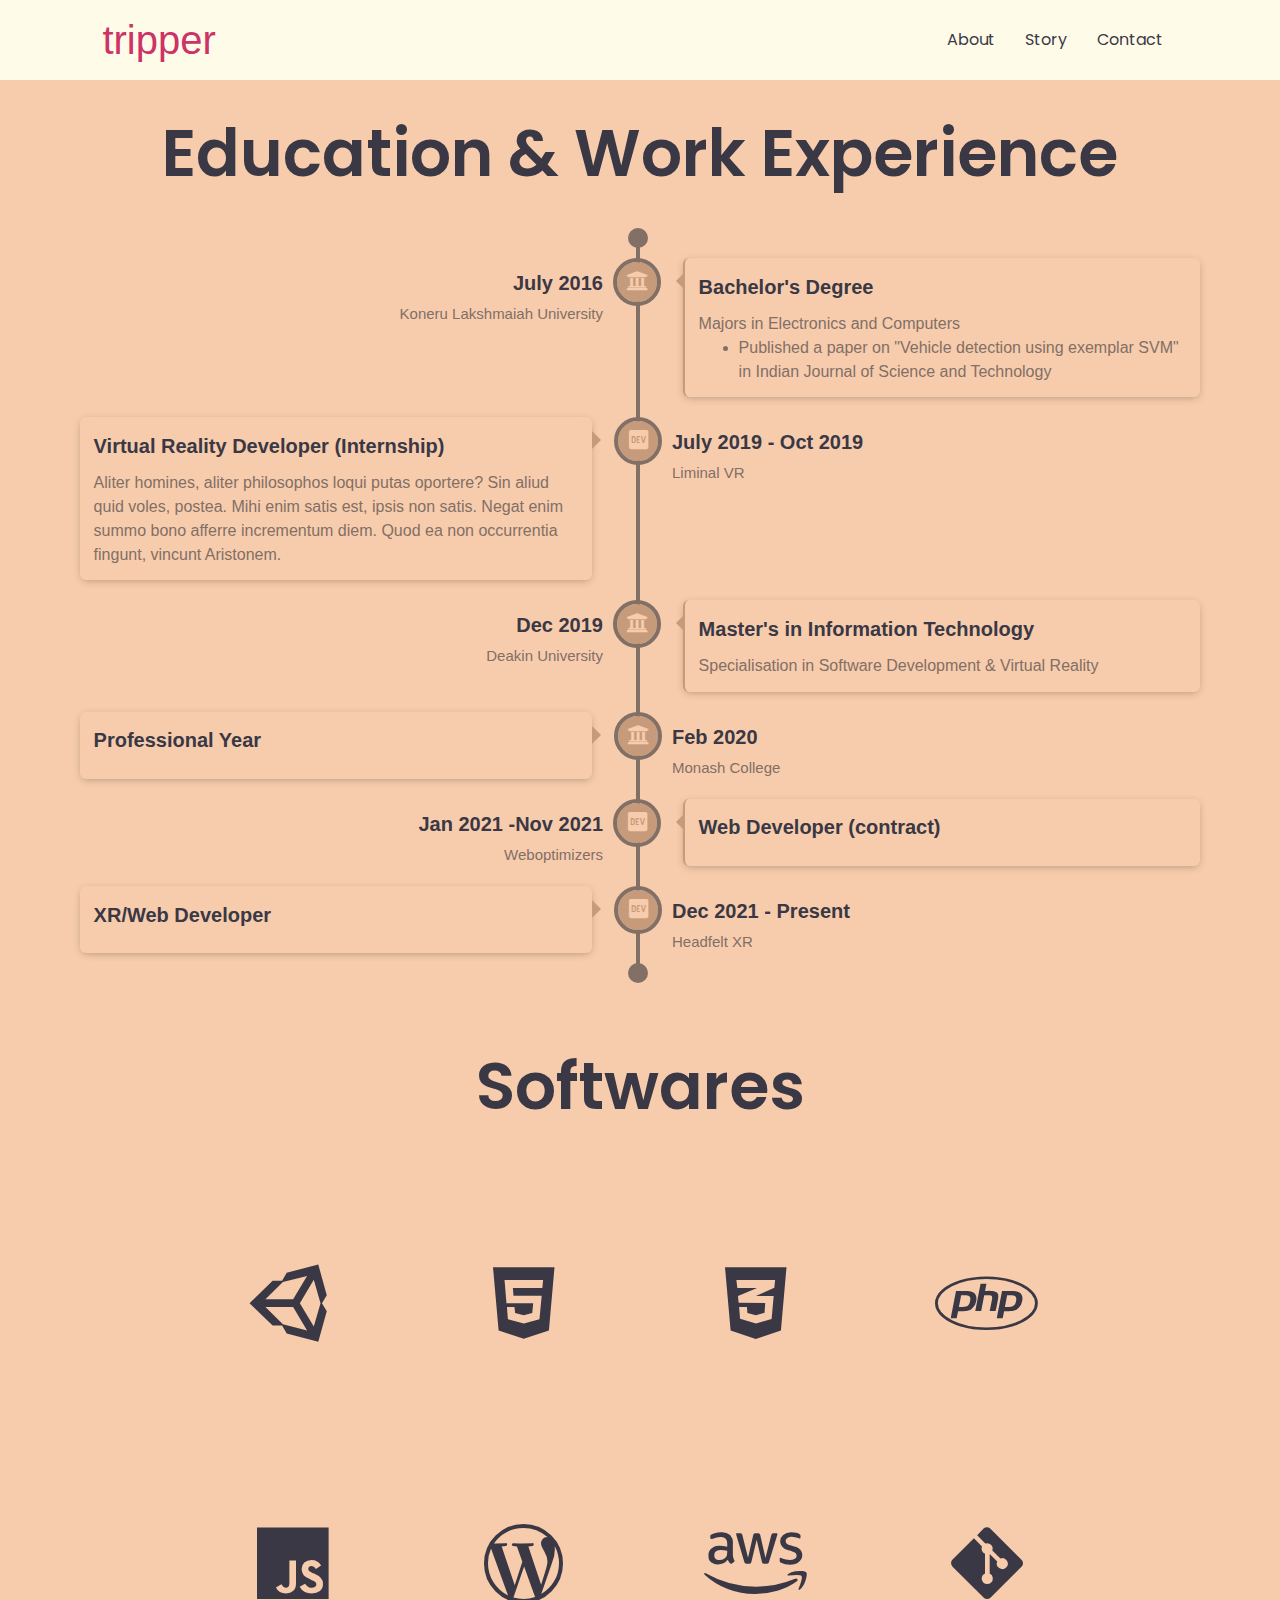
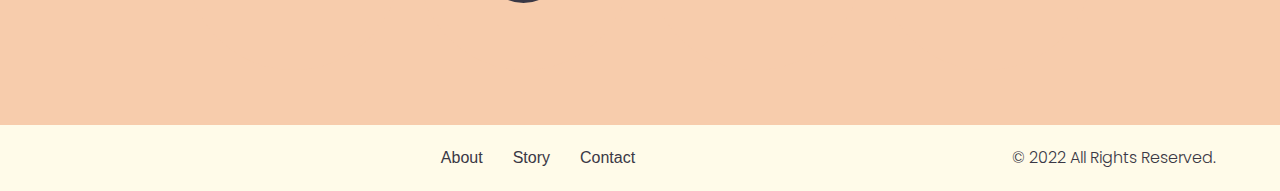
<file: story/index.html>
<!DOCTYPE html>
<html lang="en-US">
<head>
	<meta charset="UTF-8">
		<meta name="viewport" content="width=device-width, initial-scale=1">
	<link rel="profile" href="https://gmpg.org/xfn/11">
	<title>Story &#8211; tripper</title>
<meta name="robots" content="max-image-preview:large">
<link rel="dns-prefetch" href="//s.w.org">
<link rel="alternate" type="application/rss+xml" title="tripper &raquo; Feed" href="https://teja77.github.io/portfolio/feed/">
<link rel="alternate" type="application/rss+xml" title="tripper &raquo; Comments Feed" href="https://teja77.github.io/portfolio/comments/feed/">
<script>
window._wpemojiSettings = {"baseUrl":"https:\/\/s.w.org\/images\/core\/emoji\/14.0.0\/72x72\/","ext":".png","svgUrl":"https:\/\/s.w.org\/images\/core\/emoji\/14.0.0\/svg\/","svgExt":".svg","source":{"concatemoji":"https:\/\/teja77.github.io\/portfolio\/wp-includes\/js\/wp-emoji-release.min.js?ver=6.0.1"}};
/*! This file is auto-generated */
!function(e,a,t){var n,r,o,i=a.createElement("canvas"),p=i.getContext&&i.getContext("2d");function s(e,t){var a=String.fromCharCode,e=(p.clearRect(0,0,i.width,i.height),p.fillText(a.apply(this,e),0,0),i.toDataURL());return p.clearRect(0,0,i.width,i.height),p.fillText(a.apply(this,t),0,0),e===i.toDataURL()}function c(e){var t=a.createElement("script");t.src=e,t.defer=t.type="text/javascript",a.getElementsByTagName("head")[0].appendChild(t)}for(o=Array("flag","emoji"),t.supports={everything:!0,everythingExceptFlag:!0},r=0;r<o.length;r++)t.supports[o[r]]=function(e){if(!p||!p.fillText)return!1;switch(p.textBaseline="top",p.font="600 32px Arial",e){case"flag":return s([127987,65039,8205,9895,65039],[127987,65039,8203,9895,65039])?!1:!s([55356,56826,55356,56819],[55356,56826,8203,55356,56819])&&!s([55356,57332,56128,56423,56128,56418,56128,56421,56128,56430,56128,56423,56128,56447],[55356,57332,8203,56128,56423,8203,56128,56418,8203,56128,56421,8203,56128,56430,8203,56128,56423,8203,56128,56447]);case"emoji":return!s([129777,127995,8205,129778,127999],[129777,127995,8203,129778,127999])}return!1}(o[r]),t.supports.everything=t.supports.everything&&t.supports[o[r]],"flag"!==o[r]&&(t.supports.everythingExceptFlag=t.supports.everythingExceptFlag&&t.supports[o[r]]);t.supports.everythingExceptFlag=t.supports.everythingExceptFlag&&!t.supports.flag,t.DOMReady=!1,t.readyCallback=function(){t.DOMReady=!0},t.supports.everything||(n=function(){t.readyCallback()},a.addEventListener?(a.addEventListener("DOMContentLoaded",n,!1),e.addEventListener("load",n,!1)):(e.attachEvent("onload",n),a.attachEvent("onreadystatechange",function(){"complete"===a.readyState&&t.readyCallback()})),(e=t.source||{}).concatemoji?c(e.concatemoji):e.wpemoji&&e.twemoji&&(c(e.twemoji),c(e.wpemoji)))}(window,document,window._wpemojiSettings);
</script>
<style>img.wp-smiley,
img.emoji {
	display: inline !important;
	border: none !important;
	box-shadow: none !important;
	height: 1em !important;
	width: 1em !important;
	margin: 0 0.07em !important;
	vertical-align: -0.1em !important;
	background: none !important;
	padding: 0 !important;
}</style>
	<link rel="stylesheet" id="wp-block-library-css" href="https://teja77.github.io/portfolio/wp-includes/css/dist/block-library/style.min.css?ver=6.0.1" media="all">
<style id="global-styles-inline-css">body{--wp--preset--color--black: #000000;--wp--preset--color--cyan-bluish-gray: #abb8c3;--wp--preset--color--white: #ffffff;--wp--preset--color--pale-pink: #f78da7;--wp--preset--color--vivid-red: #cf2e2e;--wp--preset--color--luminous-vivid-orange: #ff6900;--wp--preset--color--luminous-vivid-amber: #fcb900;--wp--preset--color--light-green-cyan: #7bdcb5;--wp--preset--color--vivid-green-cyan: #00d084;--wp--preset--color--pale-cyan-blue: #8ed1fc;--wp--preset--color--vivid-cyan-blue: #0693e3;--wp--preset--color--vivid-purple: #9b51e0;--wp--preset--gradient--vivid-cyan-blue-to-vivid-purple: linear-gradient(135deg,rgba(6,147,227,1) 0%,rgb(155,81,224) 100%);--wp--preset--gradient--light-green-cyan-to-vivid-green-cyan: linear-gradient(135deg,rgb(122,220,180) 0%,rgb(0,208,130) 100%);--wp--preset--gradient--luminous-vivid-amber-to-luminous-vivid-orange: linear-gradient(135deg,rgba(252,185,0,1) 0%,rgba(255,105,0,1) 100%);--wp--preset--gradient--luminous-vivid-orange-to-vivid-red: linear-gradient(135deg,rgba(255,105,0,1) 0%,rgb(207,46,46) 100%);--wp--preset--gradient--very-light-gray-to-cyan-bluish-gray: linear-gradient(135deg,rgb(238,238,238) 0%,rgb(169,184,195) 100%);--wp--preset--gradient--cool-to-warm-spectrum: linear-gradient(135deg,rgb(74,234,220) 0%,rgb(151,120,209) 20%,rgb(207,42,186) 40%,rgb(238,44,130) 60%,rgb(251,105,98) 80%,rgb(254,248,76) 100%);--wp--preset--gradient--blush-light-purple: linear-gradient(135deg,rgb(255,206,236) 0%,rgb(152,150,240) 100%);--wp--preset--gradient--blush-bordeaux: linear-gradient(135deg,rgb(254,205,165) 0%,rgb(254,45,45) 50%,rgb(107,0,62) 100%);--wp--preset--gradient--luminous-dusk: linear-gradient(135deg,rgb(255,203,112) 0%,rgb(199,81,192) 50%,rgb(65,88,208) 100%);--wp--preset--gradient--pale-ocean: linear-gradient(135deg,rgb(255,245,203) 0%,rgb(182,227,212) 50%,rgb(51,167,181) 100%);--wp--preset--gradient--electric-grass: linear-gradient(135deg,rgb(202,248,128) 0%,rgb(113,206,126) 100%);--wp--preset--gradient--midnight: linear-gradient(135deg,rgb(2,3,129) 0%,rgb(40,116,252) 100%);--wp--preset--duotone--dark-grayscale: url('#wp-duotone-dark-grayscale');--wp--preset--duotone--grayscale: url('#wp-duotone-grayscale');--wp--preset--duotone--purple-yellow: url('#wp-duotone-purple-yellow');--wp--preset--duotone--blue-red: url('#wp-duotone-blue-red');--wp--preset--duotone--midnight: url('#wp-duotone-midnight');--wp--preset--duotone--magenta-yellow: url('#wp-duotone-magenta-yellow');--wp--preset--duotone--purple-green: url('#wp-duotone-purple-green');--wp--preset--duotone--blue-orange: url('#wp-duotone-blue-orange');--wp--preset--font-size--small: 13px;--wp--preset--font-size--medium: 20px;--wp--preset--font-size--large: 36px;--wp--preset--font-size--x-large: 42px;}.has-black-color{color: var(--wp--preset--color--black) !important;}.has-cyan-bluish-gray-color{color: var(--wp--preset--color--cyan-bluish-gray) !important;}.has-white-color{color: var(--wp--preset--color--white) !important;}.has-pale-pink-color{color: var(--wp--preset--color--pale-pink) !important;}.has-vivid-red-color{color: var(--wp--preset--color--vivid-red) !important;}.has-luminous-vivid-orange-color{color: var(--wp--preset--color--luminous-vivid-orange) !important;}.has-luminous-vivid-amber-color{color: var(--wp--preset--color--luminous-vivid-amber) !important;}.has-light-green-cyan-color{color: var(--wp--preset--color--light-green-cyan) !important;}.has-vivid-green-cyan-color{color: var(--wp--preset--color--vivid-green-cyan) !important;}.has-pale-cyan-blue-color{color: var(--wp--preset--color--pale-cyan-blue) !important;}.has-vivid-cyan-blue-color{color: var(--wp--preset--color--vivid-cyan-blue) !important;}.has-vivid-purple-color{color: var(--wp--preset--color--vivid-purple) !important;}.has-black-background-color{background-color: var(--wp--preset--color--black) !important;}.has-cyan-bluish-gray-background-color{background-color: var(--wp--preset--color--cyan-bluish-gray) !important;}.has-white-background-color{background-color: var(--wp--preset--color--white) !important;}.has-pale-pink-background-color{background-color: var(--wp--preset--color--pale-pink) !important;}.has-vivid-red-background-color{background-color: var(--wp--preset--color--vivid-red) !important;}.has-luminous-vivid-orange-background-color{background-color: var(--wp--preset--color--luminous-vivid-orange) !important;}.has-luminous-vivid-amber-background-color{background-color: var(--wp--preset--color--luminous-vivid-amber) !important;}.has-light-green-cyan-background-color{background-color: var(--wp--preset--color--light-green-cyan) !important;}.has-vivid-green-cyan-background-color{background-color: var(--wp--preset--color--vivid-green-cyan) !important;}.has-pale-cyan-blue-background-color{background-color: var(--wp--preset--color--pale-cyan-blue) !important;}.has-vivid-cyan-blue-background-color{background-color: var(--wp--preset--color--vivid-cyan-blue) !important;}.has-vivid-purple-background-color{background-color: var(--wp--preset--color--vivid-purple) !important;}.has-black-border-color{border-color: var(--wp--preset--color--black) !important;}.has-cyan-bluish-gray-border-color{border-color: var(--wp--preset--color--cyan-bluish-gray) !important;}.has-white-border-color{border-color: var(--wp--preset--color--white) !important;}.has-pale-pink-border-color{border-color: var(--wp--preset--color--pale-pink) !important;}.has-vivid-red-border-color{border-color: var(--wp--preset--color--vivid-red) !important;}.has-luminous-vivid-orange-border-color{border-color: var(--wp--preset--color--luminous-vivid-orange) !important;}.has-luminous-vivid-amber-border-color{border-color: var(--wp--preset--color--luminous-vivid-amber) !important;}.has-light-green-cyan-border-color{border-color: var(--wp--preset--color--light-green-cyan) !important;}.has-vivid-green-cyan-border-color{border-color: var(--wp--preset--color--vivid-green-cyan) !important;}.has-pale-cyan-blue-border-color{border-color: var(--wp--preset--color--pale-cyan-blue) !important;}.has-vivid-cyan-blue-border-color{border-color: var(--wp--preset--color--vivid-cyan-blue) !important;}.has-vivid-purple-border-color{border-color: var(--wp--preset--color--vivid-purple) !important;}.has-vivid-cyan-blue-to-vivid-purple-gradient-background{background: var(--wp--preset--gradient--vivid-cyan-blue-to-vivid-purple) !important;}.has-light-green-cyan-to-vivid-green-cyan-gradient-background{background: var(--wp--preset--gradient--light-green-cyan-to-vivid-green-cyan) !important;}.has-luminous-vivid-amber-to-luminous-vivid-orange-gradient-background{background: var(--wp--preset--gradient--luminous-vivid-amber-to-luminous-vivid-orange) !important;}.has-luminous-vivid-orange-to-vivid-red-gradient-background{background: var(--wp--preset--gradient--luminous-vivid-orange-to-vivid-red) !important;}.has-very-light-gray-to-cyan-bluish-gray-gradient-background{background: var(--wp--preset--gradient--very-light-gray-to-cyan-bluish-gray) !important;}.has-cool-to-warm-spectrum-gradient-background{background: var(--wp--preset--gradient--cool-to-warm-spectrum) !important;}.has-blush-light-purple-gradient-background{background: var(--wp--preset--gradient--blush-light-purple) !important;}.has-blush-bordeaux-gradient-background{background: var(--wp--preset--gradient--blush-bordeaux) !important;}.has-luminous-dusk-gradient-background{background: var(--wp--preset--gradient--luminous-dusk) !important;}.has-pale-ocean-gradient-background{background: var(--wp--preset--gradient--pale-ocean) !important;}.has-electric-grass-gradient-background{background: var(--wp--preset--gradient--electric-grass) !important;}.has-midnight-gradient-background{background: var(--wp--preset--gradient--midnight) !important;}.has-small-font-size{font-size: var(--wp--preset--font-size--small) !important;}.has-medium-font-size{font-size: var(--wp--preset--font-size--medium) !important;}.has-large-font-size{font-size: var(--wp--preset--font-size--large) !important;}.has-x-large-font-size{font-size: var(--wp--preset--font-size--x-large) !important;}</style>
<link rel="stylesheet" id="templately-editor-css" href="https://teja77.github.io/portfolio/wp-content/plugins/templately/assets/css/editor.css?ver=1.3.6" media="all">
<link rel="stylesheet" id="2df2ef6d3-css" href="https://teja77.github.io/portfolio/wp-content/uploads/essential-addons-elementor/734e5f942.min.css?ver=1657968445" media="all">
<link rel="stylesheet" id="hello-elementor-css" href="https://teja77.github.io/portfolio/wp-content/themes/Hello-Elementor/style.min.css?ver=2.6.1" media="all">
<link rel="stylesheet" id="hello-elementor-theme-style-css" href="https://teja77.github.io/portfolio/wp-content/themes/Hello-Elementor/theme.min.css?ver=2.6.1" media="all">
<link rel="stylesheet" id="elementor-frontend-css" href="https://teja77.github.io/portfolio/wp-content/plugins/elementor/assets/css/frontend-lite.min.css?ver=3.6.7" media="all">
<link rel="stylesheet" id="elementor-post-47-css" href="https://teja77.github.io/portfolio/wp-content/uploads/elementor/css/post-47.css?ver=1657967919" media="all">
<link rel="stylesheet" id="elementor-icons-css" href="https://teja77.github.io/portfolio/wp-content/plugins/elementor/assets/lib/eicons/css/elementor-icons.min.css?ver=5.15.0" media="all">
<link rel="stylesheet" id="font-awesome-5-all-css" href="https://teja77.github.io/portfolio/wp-content/plugins/elementor/assets/lib/font-awesome/css/all.min.css?ver=4.9.21" media="all">
<link rel="stylesheet" id="font-awesome-4-shim-css" href="https://teja77.github.io/portfolio/wp-content/plugins/elementor/assets/lib/font-awesome/css/v4-shims.min.css?ver=5.1.8" media="all">
<link rel="stylesheet" id="elementor-global-css" href="https://teja77.github.io/portfolio/wp-content/uploads/elementor/css/global.css?ver=1657967920" media="all">
<link rel="stylesheet" id="elementor-post-194-css" href="https://teja77.github.io/portfolio/wp-content/uploads/elementor/css/post-194.css?ver=1657967987" media="all">
<link rel="stylesheet" id="google-fonts-1-css" href="https://fonts.googleapis.com/css?family=Poppins%3A100%2C100italic%2C200%2C200italic%2C300%2C300italic%2C400%2C400italic%2C500%2C500italic%2C600%2C600italic%2C700%2C700italic%2C800%2C800italic%2C900%2C900italic&#038;display=auto&#038;ver=6.0.1" media="all">
<link rel="stylesheet" id="elementor-icons-shared-0-css" href="https://teja77.github.io/portfolio/wp-content/plugins/elementor/assets/lib/font-awesome/css/fontawesome.min.css?ver=5.15.3" media="all">
<link rel="stylesheet" id="elementor-icons-fa-solid-css" href="https://teja77.github.io/portfolio/wp-content/plugins/elementor/assets/lib/font-awesome/css/solid.min.css?ver=5.15.3" media="all">
<link rel="stylesheet" id="elementor-icons-fa-brands-css" href="https://teja77.github.io/portfolio/wp-content/plugins/elementor/assets/lib/font-awesome/css/brands.min.css?ver=5.15.3" media="all">
<script src="https://teja77.github.io/portfolio/wp-includes/js/jquery/jquery.min.js?ver=3.6.0" id="jquery-core-js"></script>
<script src="https://teja77.github.io/portfolio/wp-includes/js/jquery/jquery-migrate.min.js?ver=3.3.2" id="jquery-migrate-js"></script>
<script src="https://teja77.github.io/portfolio/wp-content/plugins/elementor/assets/lib/font-awesome/js/v4-shims.min.js?ver=5.1.8" id="font-awesome-4-shim-js"></script>
<link rel="https://api.w.org/" href="https://teja77.github.io/portfolio/wp-json/">
<link rel="alternate" type="application/json" href="https://teja77.github.io/portfolio/wp-json/wp/v2/pages/194">
<link rel="EditURI" type="application/rsd+xml" title="RSD" href="https://teja77.github.io/portfolio/xmlrpc.php?rsd">
<link rel="wlwmanifest" type="application/wlwmanifest+xml" href="https://teja77.github.io/portfolio/wp-includes/wlwmanifest.xml"> 
<meta name="generator" content="WordPress 6.0.1">
<link rel="canonical" href="https://teja77.github.io/portfolio/story/">
<link rel="shortlink" href="https://teja77.github.io/portfolio/?p=194">
<link rel="alternate" type="application/json+oembed" href="https://teja77.github.io/portfolio/wp-json/oembed/1.0/embed?url=http%3A%2F%2Fhttps://teja77.github.io/portfolio%2Fstory%2F">
<link rel="alternate" type="text/xml+oembed" href="https://teja77.github.io/portfolio/wp-json/oembed/1.0/embed?url=http%3A%2F%2Fhttps://teja77.github.io/portfolio%2Fstory%2F&#038;format=xml">
		<style id="wp-custom-css">.site-navigation-dropdown ul.menu li a {
    background: #fffbe9;
}

.site-navigation-dropdown ul.menu li.current-menu-item a {
    background: #826f66;
}</style>
		</head>
<body class="page-template-default page page-id-194 elementor-default elementor-kit-47 elementor-page elementor-page-194">

<svg xmlns="http://www.w3.org/2000/svg" viewbox="0 0 0 0" width="0" height="0" focusable="false" role="none" style="visibility: hidden; position: absolute; left: -9999px; overflow: hidden;"><defs><filter id="wp-duotone-dark-grayscale"><fecolormatrix color-interpolation-filters="sRGB" type="matrix" values=" .299 .587 .114 0 0 .299 .587 .114 0 0 .299 .587 .114 0 0 .299 .587 .114 0 0 "></fecolormatrix><fecomponenttransfer color-interpolation-filters="sRGB"><fefuncr type="table" tablevalues="0 0.49803921568627"></fefuncr><fefuncg type="table" tablevalues="0 0.49803921568627"></fefuncg><fefuncb type="table" tablevalues="0 0.49803921568627"></fefuncb><fefunca type="table" tablevalues="1 1"></fefunca></fecomponenttransfer><fecomposite in2="SourceGraphic" operator="in"></fecomposite></filter></defs></svg><svg xmlns="http://www.w3.org/2000/svg" viewbox="0 0 0 0" width="0" height="0" focusable="false" role="none" style="visibility: hidden; position: absolute; left: -9999px; overflow: hidden;"><defs><filter id="wp-duotone-grayscale"><fecolormatrix color-interpolation-filters="sRGB" type="matrix" values=" .299 .587 .114 0 0 .299 .587 .114 0 0 .299 .587 .114 0 0 .299 .587 .114 0 0 "></fecolormatrix><fecomponenttransfer color-interpolation-filters="sRGB"><fefuncr type="table" tablevalues="0 1"></fefuncr><fefuncg type="table" tablevalues="0 1"></fefuncg><fefuncb type="table" tablevalues="0 1"></fefuncb><fefunca type="table" tablevalues="1 1"></fefunca></fecomponenttransfer><fecomposite in2="SourceGraphic" operator="in"></fecomposite></filter></defs></svg><svg xmlns="http://www.w3.org/2000/svg" viewbox="0 0 0 0" width="0" height="0" focusable="false" role="none" style="visibility: hidden; position: absolute; left: -9999px; overflow: hidden;"><defs><filter id="wp-duotone-purple-yellow"><fecolormatrix color-interpolation-filters="sRGB" type="matrix" values=" .299 .587 .114 0 0 .299 .587 .114 0 0 .299 .587 .114 0 0 .299 .587 .114 0 0 "></fecolormatrix><fecomponenttransfer color-interpolation-filters="sRGB"><fefuncr type="table" tablevalues="0.54901960784314 0.98823529411765"></fefuncr><fefuncg type="table" tablevalues="0 1"></fefuncg><fefuncb type="table" tablevalues="0.71764705882353 0.25490196078431"></fefuncb><fefunca type="table" tablevalues="1 1"></fefunca></fecomponenttransfer><fecomposite in2="SourceGraphic" operator="in"></fecomposite></filter></defs></svg><svg xmlns="http://www.w3.org/2000/svg" viewbox="0 0 0 0" width="0" height="0" focusable="false" role="none" style="visibility: hidden; position: absolute; left: -9999px; overflow: hidden;"><defs><filter id="wp-duotone-blue-red"><fecolormatrix color-interpolation-filters="sRGB" type="matrix" values=" .299 .587 .114 0 0 .299 .587 .114 0 0 .299 .587 .114 0 0 .299 .587 .114 0 0 "></fecolormatrix><fecomponenttransfer color-interpolation-filters="sRGB"><fefuncr type="table" tablevalues="0 1"></fefuncr><fefuncg type="table" tablevalues="0 0.27843137254902"></fefuncg><fefuncb type="table" tablevalues="0.5921568627451 0.27843137254902"></fefuncb><fefunca type="table" tablevalues="1 1"></fefunca></fecomponenttransfer><fecomposite in2="SourceGraphic" operator="in"></fecomposite></filter></defs></svg><svg xmlns="http://www.w3.org/2000/svg" viewbox="0 0 0 0" width="0" height="0" focusable="false" role="none" style="visibility: hidden; position: absolute; left: -9999px; overflow: hidden;"><defs><filter id="wp-duotone-midnight"><fecolormatrix color-interpolation-filters="sRGB" type="matrix" values=" .299 .587 .114 0 0 .299 .587 .114 0 0 .299 .587 .114 0 0 .299 .587 .114 0 0 "></fecolormatrix><fecomponenttransfer color-interpolation-filters="sRGB"><fefuncr type="table" tablevalues="0 0"></fefuncr><fefuncg type="table" tablevalues="0 0.64705882352941"></fefuncg><fefuncb type="table" tablevalues="0 1"></fefuncb><fefunca type="table" tablevalues="1 1"></fefunca></fecomponenttransfer><fecomposite in2="SourceGraphic" operator="in"></fecomposite></filter></defs></svg><svg xmlns="http://www.w3.org/2000/svg" viewbox="0 0 0 0" width="0" height="0" focusable="false" role="none" style="visibility: hidden; position: absolute; left: -9999px; overflow: hidden;"><defs><filter id="wp-duotone-magenta-yellow"><fecolormatrix color-interpolation-filters="sRGB" type="matrix" values=" .299 .587 .114 0 0 .299 .587 .114 0 0 .299 .587 .114 0 0 .299 .587 .114 0 0 "></fecolormatrix><fecomponenttransfer color-interpolation-filters="sRGB"><fefuncr type="table" tablevalues="0.78039215686275 1"></fefuncr><fefuncg type="table" tablevalues="0 0.94901960784314"></fefuncg><fefuncb type="table" tablevalues="0.35294117647059 0.47058823529412"></fefuncb><fefunca type="table" tablevalues="1 1"></fefunca></fecomponenttransfer><fecomposite in2="SourceGraphic" operator="in"></fecomposite></filter></defs></svg><svg xmlns="http://www.w3.org/2000/svg" viewbox="0 0 0 0" width="0" height="0" focusable="false" role="none" style="visibility: hidden; position: absolute; left: -9999px; overflow: hidden;"><defs><filter id="wp-duotone-purple-green"><fecolormatrix color-interpolation-filters="sRGB" type="matrix" values=" .299 .587 .114 0 0 .299 .587 .114 0 0 .299 .587 .114 0 0 .299 .587 .114 0 0 "></fecolormatrix><fecomponenttransfer color-interpolation-filters="sRGB"><fefuncr type="table" tablevalues="0.65098039215686 0.40392156862745"></fefuncr><fefuncg type="table" tablevalues="0 1"></fefuncg><fefuncb type="table" tablevalues="0.44705882352941 0.4"></fefuncb><fefunca type="table" tablevalues="1 1"></fefunca></fecomponenttransfer><fecomposite in2="SourceGraphic" operator="in"></fecomposite></filter></defs></svg><svg xmlns="http://www.w3.org/2000/svg" viewbox="0 0 0 0" width="0" height="0" focusable="false" role="none" style="visibility: hidden; position: absolute; left: -9999px; overflow: hidden;"><defs><filter id="wp-duotone-blue-orange"><fecolormatrix color-interpolation-filters="sRGB" type="matrix" values=" .299 .587 .114 0 0 .299 .587 .114 0 0 .299 .587 .114 0 0 .299 .587 .114 0 0 "></fecolormatrix><fecomponenttransfer color-interpolation-filters="sRGB"><fefuncr type="table" tablevalues="0.098039215686275 1"></fefuncr><fefuncg type="table" tablevalues="0 0.66274509803922"></fefuncg><fefuncb type="table" tablevalues="0.84705882352941 0.41960784313725"></fefuncb><fefunca type="table" tablevalues="1 1"></fefunca></fecomponenttransfer><fecomposite in2="SourceGraphic" operator="in"></fecomposite></filter></defs></svg>
<a class="skip-link screen-reader-text" href="#content">
	Skip to content</a>

<header id="site-header" class="site-header dynamic-header header-full-width menu-dropdown-mobile" role="banner">
	<div class="header-inner">
		<div class="site-branding show-title">
							<h1 class="site-title show">
					<a href="https://teja77.github.io/portfolio/" title="Home" rel="home">
						tripper					</a>
				</h1>
					</div>

					<nav class="site-navigation show" role="navigation">
				<div class="menu-primary-menu-container"><ul id="menu-primary-menu" class="menu">
<li id="menu-item-138" class="menu-item menu-item-type-post_type menu-item-object-page menu-item-138"><a href="https://teja77.github.io/portfolio/about/">About</a></li>
<li id="menu-item-202" class="menu-item menu-item-type-post_type menu-item-object-page current-menu-item page_item page-item-194 current_page_item menu-item-202"><a href="https://teja77.github.io/portfolio/story/" aria-current="page">Story</a></li>
<li id="menu-item-139" class="menu-item menu-item-type-post_type menu-item-object-page menu-item-139"><a href="https://teja77.github.io/portfolio/contact/">Contact</a></li>
</ul></div>			</nav>
			<div class="site-navigation-toggle-holder show">
				<div class="site-navigation-toggle">
					<i class="eicon-menu-bar"></i>
					<span class="elementor-screen-only">Menu</span>
				</div>
			</div>
			<nav class="site-navigation-dropdown show" role="navigation">
				<div class="menu-primary-menu-container"><ul id="menu-primary-menu" class="menu">
<li id="menu-item-138" class="menu-item menu-item-type-post_type menu-item-object-page menu-item-138"><a href="https://teja77.github.io/portfolio/about/">About</a></li>
<li id="menu-item-202" class="menu-item menu-item-type-post_type menu-item-object-page current-menu-item page_item page-item-194 current_page_item menu-item-202"><a href="https://teja77.github.io/portfolio/story/" aria-current="page">Story</a></li>
<li id="menu-item-139" class="menu-item menu-item-type-post_type menu-item-object-page menu-item-139"><a href="https://teja77.github.io/portfolio/contact/">Contact</a></li>
</ul></div>			</nav>
			</div>
</header>

<main id="content" class="site-main post-194 page type-page status-publish hentry" role="main">
		<div class="page-content">
				<div data-elementor-type="wp-page" data-elementor-id="194" class="elementor elementor-194">
									<section class="elementor-section elementor-top-section elementor-element elementor-element-7d2a04cb elementor-section-boxed elementor-section-height-default elementor-section-height-default" data-id="7d2a04cb" data-element_type="section" data-settings="{&quot;background_background&quot;:&quot;classic&quot;}">
						<div class="elementor-container elementor-column-gap-default">
					<div class="elementor-column elementor-col-100 elementor-top-column elementor-element elementor-element-2ce1f076" data-id="2ce1f076" data-element_type="column">
			<div class="elementor-widget-wrap elementor-element-populated">
								<div class="elementor-element elementor-element-691197dc elementor-widget elementor-widget-heading" data-id="691197dc" data-element_type="widget" data-widget_type="heading.default">
				<div class="elementor-widget-container">
			<style>/*! elementor - v3.6.7 - 03-07-2022 */
.elementor-heading-title{padding:0;margin:0;line-height:1}.elementor-widget-heading .elementor-heading-title[class*=elementor-size-]>a{color:inherit;font-size:inherit;line-height:inherit}.elementor-widget-heading .elementor-heading-title.elementor-size-small{font-size:15px}.elementor-widget-heading .elementor-heading-title.elementor-size-medium{font-size:19px}.elementor-widget-heading .elementor-heading-title.elementor-size-large{font-size:29px}.elementor-widget-heading .elementor-heading-title.elementor-size-xl{font-size:39px}.elementor-widget-heading .elementor-heading-title.elementor-size-xxl{font-size:59px}</style>
<h2 class="elementor-heading-title elementor-size-default">Education & Work Experience</h2>		</div>
				</div>
				<div class="elementor-element elementor-element-312f5637 elementor-widget elementor-widget-timeline-widget-addon" data-id="312f5637" data-element_type="widget" data-widget_type="timeline-widget-addon.default">
				<div class="elementor-widget-container">
			
<div class="twae-vertical twae-wrapper twae-centered">    
    <div class="twae-timeline-centered twae-timeline-sm twae-line ">
<article class="twae-timeline-entry twae-right-aligned">
            <div class="twae-timeline-entry-inner">
                <div class="twae-label-extra-label">
                    <span class="twae-label">July 2016</span>
                    <span class="twae-extra-label">Koneru Lakshmaiah University</span>
                </div>
                <div class="twae-icon"><i aria-hidden="true" class="fas fa-university"></i></div>
                <div class="twae-data-container ">
                    <span class="twae-title">Bachelor&#039;s Degree</span>
                    <div class="twae-timeline-img"></div>
                    <div class="twae-description">
<p>Majors in Electronics and Computers</p>
<ul><li>
<span style="font-weight: 400;">Published a paper on "Vehicle detection using exemplar SVM"</span><span style="font-weight: 400;"> in Indian Journal of Science and Technology</span>
</li></ul>
</div>
                </div>
            </div>
        </article><article class="twae-timeline-entry twae-left-aligned">
            <div class="twae-timeline-entry-inner">
                <div class="twae-label-extra-label">
                    <span class="twae-label">July 2019 - Oct 2019</span>
                    <span class="twae-extra-label">Liminal VR</span>
                </div>
                <div class="twae-icon"><i aria-hidden="true" class="fab fa-dev"></i></div>
                <div class="twae-data-container ">
                    <span class="twae-title">Virtual Reality Developer (Internship)</span>
                    <div class="twae-timeline-img"></div>
                    <div class="twae-description">Aliter homines, aliter philosophos loqui putas oportere? Sin aliud quid voles, postea. Mihi enim satis est, ipsis non satis. Negat enim summo bono afferre incrementum diem. Quod ea non occurrentia fingunt, vincunt Aristonem.</div>
                </div>
            </div>
        </article><article class="twae-timeline-entry twae-right-aligned">
            <div class="twae-timeline-entry-inner">
                <div class="twae-label-extra-label">
                    <span class="twae-label">Dec 2019</span>
                    <span class="twae-extra-label">Deakin University</span>
                </div>
                <div class="twae-icon"><i aria-hidden="true" class="fas fa-university"></i></div>
                <div class="twae-data-container ">
                    <span class="twae-title">Master&#039;s in Information Technology</span>
                    <div class="twae-timeline-img"></div>
                    <div class="twae-description"><p>Specialisation in Software Development &amp; Virtual Reality</p></div>
                </div>
            </div>
        </article><article class="twae-timeline-entry twae-left-aligned">
            <div class="twae-timeline-entry-inner">
                <div class="twae-label-extra-label">
                    <span class="twae-label">Feb 2020</span>
                    <span class="twae-extra-label">Monash College</span>
                </div>
                <div class="twae-icon"><i aria-hidden="true" class="fas fa-university"></i></div>
                <div class="twae-data-container ">
                    <span class="twae-title">Professional Year</span>
                    <div class="twae-timeline-img"></div>
                    <div class="twae-description"></div>
                </div>
            </div>
        </article><article class="twae-timeline-entry twae-right-aligned">
            <div class="twae-timeline-entry-inner">
                <div class="twae-label-extra-label">
                    <span class="twae-label">Jan 2021 -Nov 2021</span>
                    <span class="twae-extra-label">Weboptimizers</span>
                </div>
                <div class="twae-icon"><i aria-hidden="true" class="fab fa-dev"></i></div>
                <div class="twae-data-container ">
                    <span class="twae-title">Web Developer (contract)</span>
                    <div class="twae-timeline-img"></div>
                    <div class="twae-description"></div>
                </div>
            </div>
        </article><article class="twae-timeline-entry twae-left-aligned">
            <div class="twae-timeline-entry-inner">
                <div class="twae-label-extra-label">
                    <span class="twae-label">Dec 2021 - Present</span>
                    <span class="twae-extra-label">Headfelt XR</span>
                </div>
                <div class="twae-icon"><i aria-hidden="true" class="fab fa-dev"></i></div>
                <div class="twae-data-container ">
                    <span class="twae-title">XR/Web Developer</span>
                    <div class="twae-timeline-img"></div>
                    <div class="twae-description"></div>
                </div>
            </div>
        </article>
</div>
</div>		</div>
				</div>
					</div>
		</div>
							</div>
		</section>
				<section class="elementor-section elementor-top-section elementor-element elementor-element-b2f087d elementor-section-boxed elementor-section-height-default elementor-section-height-default" data-id="b2f087d" data-element_type="section" data-settings="{&quot;background_background&quot;:&quot;classic&quot;}">
						<div class="elementor-container elementor-column-gap-default">
					<div class="elementor-column elementor-col-100 elementor-top-column elementor-element elementor-element-fb097e0" data-id="fb097e0" data-element_type="column">
			<div class="elementor-widget-wrap elementor-element-populated">
								<div class="elementor-element elementor-element-3bece2e elementor-widget elementor-widget-heading" data-id="3bece2e" data-element_type="widget" data-widget_type="heading.default">
				<div class="elementor-widget-container">
			<h2 class="elementor-heading-title elementor-size-default">Softwares</h2>		</div>
				</div>
				<div class="elementor-element elementor-element-fed9767 elementor-shape-circle elementor-grid-0 e-grid-align-center elementor-widget elementor-widget-social-icons" data-id="fed9767" data-element_type="widget" data-widget_type="social-icons.default">
				<div class="elementor-widget-container">
			<style>/*! elementor - v3.6.7 - 03-07-2022 */
.elementor-widget-social-icons.elementor-grid-0 .elementor-widget-container,.elementor-widget-social-icons.elementor-grid-mobile-0 .elementor-widget-container,.elementor-widget-social-icons.elementor-grid-tablet-0 .elementor-widget-container{line-height:1;font-size:0}.elementor-widget-social-icons:not(.elementor-grid-0):not(.elementor-grid-tablet-0):not(.elementor-grid-mobile-0) .elementor-grid{display:inline-grid}.elementor-widget-social-icons .elementor-grid{grid-column-gap:var(--grid-column-gap,5px);grid-row-gap:var(--grid-row-gap,5px);grid-template-columns:var(--grid-template-columns);-webkit-box-pack:var(--justify-content,center);-ms-flex-pack:var(--justify-content,center);justify-content:var(--justify-content,center);justify-items:var(--justify-content,center)}.elementor-icon.elementor-social-icon{font-size:var(--icon-size,25px);line-height:var(--icon-size,25px);width:calc(var(--icon-size, 25px) + (2 * var(--icon-padding, .5em)));height:calc(var(--icon-size, 25px) + (2 * var(--icon-padding, .5em)))}.elementor-social-icon{--e-social-icon-icon-color:#fff;display:-webkit-inline-box;display:-ms-inline-flexbox;display:inline-flex;background-color:#818a91;-webkit-box-align:center;-ms-flex-align:center;align-items:center;-webkit-box-pack:center;-ms-flex-pack:center;justify-content:center;text-align:center;cursor:pointer}.elementor-social-icon i{color:var(--e-social-icon-icon-color)}.elementor-social-icon svg{fill:var(--e-social-icon-icon-color)}.elementor-social-icon:last-child{margin:0}.elementor-social-icon:hover{opacity:.9;color:#fff}.elementor-social-icon-android{background-color:#a4c639}.elementor-social-icon-apple{background-color:#999}.elementor-social-icon-behance{background-color:#1769ff}.elementor-social-icon-bitbucket{background-color:#205081}.elementor-social-icon-codepen{background-color:#000}.elementor-social-icon-delicious{background-color:#39f}.elementor-social-icon-deviantart{background-color:#05cc47}.elementor-social-icon-digg{background-color:#005be2}.elementor-social-icon-dribbble{background-color:#ea4c89}.elementor-social-icon-elementor{background-color:#d30c5c}.elementor-social-icon-envelope{background-color:#ea4335}.elementor-social-icon-facebook,.elementor-social-icon-facebook-f{background-color:#3b5998}.elementor-social-icon-flickr{background-color:#0063dc}.elementor-social-icon-foursquare{background-color:#2d5be3}.elementor-social-icon-free-code-camp,.elementor-social-icon-freecodecamp{background-color:#006400}.elementor-social-icon-github{background-color:#333}.elementor-social-icon-gitlab{background-color:#e24329}.elementor-social-icon-globe{background-color:#818a91}.elementor-social-icon-google-plus,.elementor-social-icon-google-plus-g{background-color:#dd4b39}.elementor-social-icon-houzz{background-color:#7ac142}.elementor-social-icon-instagram{background-color:#262626}.elementor-social-icon-jsfiddle{background-color:#487aa2}.elementor-social-icon-link{background-color:#818a91}.elementor-social-icon-linkedin,.elementor-social-icon-linkedin-in{background-color:#0077b5}.elementor-social-icon-medium{background-color:#00ab6b}.elementor-social-icon-meetup{background-color:#ec1c40}.elementor-social-icon-mixcloud{background-color:#273a4b}.elementor-social-icon-odnoklassniki{background-color:#f4731c}.elementor-social-icon-pinterest{background-color:#bd081c}.elementor-social-icon-product-hunt{background-color:#da552f}.elementor-social-icon-reddit{background-color:#ff4500}.elementor-social-icon-rss{background-color:#f26522}.elementor-social-icon-shopping-cart{background-color:#4caf50}.elementor-social-icon-skype{background-color:#00aff0}.elementor-social-icon-slideshare{background-color:#0077b5}.elementor-social-icon-snapchat{background-color:#fffc00}.elementor-social-icon-soundcloud{background-color:#f80}.elementor-social-icon-spotify{background-color:#2ebd59}.elementor-social-icon-stack-overflow{background-color:#fe7a15}.elementor-social-icon-steam{background-color:#00adee}.elementor-social-icon-stumbleupon{background-color:#eb4924}.elementor-social-icon-telegram{background-color:#2ca5e0}.elementor-social-icon-thumb-tack{background-color:#1aa1d8}.elementor-social-icon-tripadvisor{background-color:#589442}.elementor-social-icon-tumblr{background-color:#35465c}.elementor-social-icon-twitch{background-color:#6441a5}.elementor-social-icon-twitter{background-color:#1da1f2}.elementor-social-icon-viber{background-color:#665cac}.elementor-social-icon-vimeo{background-color:#1ab7ea}.elementor-social-icon-vk{background-color:#45668e}.elementor-social-icon-weibo{background-color:#dd2430}.elementor-social-icon-weixin{background-color:#31a918}.elementor-social-icon-whatsapp{background-color:#25d366}.elementor-social-icon-wordpress{background-color:#21759b}.elementor-social-icon-xing{background-color:#026466}.elementor-social-icon-yelp{background-color:#af0606}.elementor-social-icon-youtube{background-color:#cd201f}.elementor-social-icon-500px{background-color:#0099e5}.elementor-shape-rounded .elementor-icon.elementor-social-icon{border-radius:10%}.elementor-shape-circle .elementor-icon.elementor-social-icon{border-radius:50%}</style>		<div class="elementor-social-icons-wrapper elementor-grid">
							<span class="elementor-grid-item">
					<a class="elementor-icon elementor-social-icon elementor-social-icon-unity elementor-animation-buzz-out elementor-repeater-item-701df2d" target="_blank">
						<span class="elementor-screen-only">Unity</span>
						<i class="fab fa-unity"></i>					</a>
				</span>
							<span class="elementor-grid-item">
					<a class="elementor-icon elementor-social-icon elementor-social-icon-html5 elementor-animation-buzz-out elementor-repeater-item-30f367c" target="_blank">
						<span class="elementor-screen-only">Html5</span>
						<i class="fab fa-html5"></i>					</a>
				</span>
							<span class="elementor-grid-item">
					<a class="elementor-icon elementor-social-icon elementor-social-icon-css3-alt elementor-animation-buzz-out elementor-repeater-item-6ccd07e" target="_blank">
						<span class="elementor-screen-only">Css3-alt</span>
						<i class="fab fa-css3-alt"></i>					</a>
				</span>
							<span class="elementor-grid-item">
					<a class="elementor-icon elementor-social-icon elementor-social-icon-php elementor-animation-buzz-out elementor-repeater-item-4a8adfb" target="_blank">
						<span class="elementor-screen-only">Php</span>
						<i class="fab fa-php"></i>					</a>
				</span>
							<span class="elementor-grid-item">
					<a class="elementor-icon elementor-social-icon elementor-social-icon-js elementor-animation-buzz-out elementor-repeater-item-8c7f9b8" target="_blank">
						<span class="elementor-screen-only">Js</span>
						<i class="fab fa-js"></i>					</a>
				</span>
							<span class="elementor-grid-item">
					<a class="elementor-icon elementor-social-icon elementor-social-icon-wordpress-simple elementor-animation-buzz-out elementor-repeater-item-d197016" target="_blank">
						<span class="elementor-screen-only">WordPress-simple</span>
						<i class="fab fa-wordpress-simple"></i>					</a>
				</span>
							<span class="elementor-grid-item">
					<a class="elementor-icon elementor-social-icon elementor-social-icon-aws elementor-animation-buzz-out elementor-repeater-item-4856ac4" target="_blank">
						<span class="elementor-screen-only">Aws</span>
						<i class="fab fa-aws"></i>					</a>
				</span>
							<span class="elementor-grid-item">
					<a class="elementor-icon elementor-social-icon elementor-social-icon-git-alt elementor-animation-buzz-out elementor-repeater-item-bf52bbe" target="_blank">
						<span class="elementor-screen-only">Git-alt</span>
						<i class="fab fa-git-alt"></i>					</a>
				</span>
					</div>
				</div>
				</div>
					</div>
		</div>
							</div>
		</section>
							</div>
				<div class="post-tags">
					</div>
			</div>

	<section id="comments" class="comments-area">

	


</section><!-- .comments-area -->
</main>

	<footer id="site-footer" class="site-footer dynamic-footer footer-full-width footer-has-copyright" role="contentinfo">
	<div class="footer-inner">
		<div class="site-branding show-logo">
					</div>

					<nav class="site-navigation show" role="navigation">
				<div class="menu-primary-menu-container"><ul id="menu-primary-menu-1" class="menu">
<li class="menu-item menu-item-type-post_type menu-item-object-page menu-item-138"><a href="https://teja77.github.io/portfolio/about/">About</a></li>
<li class="menu-item menu-item-type-post_type menu-item-object-page current-menu-item page_item page-item-194 current_page_item menu-item-202"><a href="https://teja77.github.io/portfolio/story/" aria-current="page">Story</a></li>
<li class="menu-item menu-item-type-post_type menu-item-object-page menu-item-139"><a href="https://teja77.github.io/portfolio/contact/">Contact</a></li>
</ul></div>			</nav>
		
					<div class="copyright show">
				<p>© 2022 All Rights Reserved.</p>
			</div>
			</div>
</footer>

<link rel="stylesheet" id="twae-fontello-css-css" href="https://teja77.github.io/portfolio/wp-content/plugins/timeline-widget-addon-for-elementor/assets/css/twae-fontello.css?ver=1.3.5" media="all">
<link rel="stylesheet" id="twae-centered-css-css" href="https://teja77.github.io/portfolio/wp-content/plugins/timeline-widget-addon-for-elementor/assets/css/twae-centered-timeline.min.css?ver=1.3.5" media="all">
<link rel="stylesheet" id="twae-color-typography-css" href="https://teja77.github.io/portfolio/wp-content/plugins/timeline-widget-addon-for-elementor/assets/css/twae-colors-typography.min.css?ver=1.3.5" media="all">
<link rel="stylesheet" id="e-animations-css" href="https://teja77.github.io/portfolio/wp-content/plugins/elementor/assets/lib/animations/animations.min.css?ver=3.6.7" media="all">
<script id="2df2ef6d3-js-extra">
var localize = {"ajaxurl":"https:\/\/teja77.github.io\/portfolio\/wp-admin\/admin-ajax.php","nonce":"1572ab1ccd","i18n":{"added":"Added ","compare":"Compare","loading":"Loading..."},"page_permalink":"https:\/\/teja77.github.io\/portfolio\/story\/","cart_redirectition":"","cart_page_url":""};
</script>
<script src="https://teja77.github.io/portfolio/wp-content/uploads/essential-addons-elementor/734e5f942.min.js?ver=1657968445" id="2df2ef6d3-js"></script>
<script src="https://teja77.github.io/portfolio/wp-content/themes/Hello-Elementor/assets/js/hello-frontend.min.js?ver=1.0.0" id="hello-theme-frontend-js"></script>
<script src="https://teja77.github.io/portfolio/wp-content/plugins/elementor/assets/js/webpack.runtime.min.js?ver=3.6.7" id="elementor-webpack-runtime-js"></script>
<script src="https://teja77.github.io/portfolio/wp-content/plugins/elementor/assets/js/frontend-modules.min.js?ver=3.6.7" id="elementor-frontend-modules-js"></script>
<script src="https://teja77.github.io/portfolio/wp-content/plugins/elementor/assets/lib/waypoints/waypoints.min.js?ver=4.0.2" id="elementor-waypoints-js"></script>
<script src="https://teja77.github.io/portfolio/wp-includes/js/jquery/ui/core.min.js?ver=1.13.1" id="jquery-ui-core-js"></script>
<script id="elementor-frontend-js-before">
var elementorFrontendConfig = {"environmentMode":{"edit":false,"wpPreview":false,"isScriptDebug":false},"i18n":{"shareOnFacebook":"Share on Facebook","shareOnTwitter":"Share on Twitter","pinIt":"Pin it","download":"Download","downloadImage":"Download image","fullscreen":"Fullscreen","zoom":"Zoom","share":"Share","playVideo":"Play Video","previous":"Previous","next":"Next","close":"Close"},"is_rtl":false,"breakpoints":{"xs":0,"sm":480,"md":768,"lg":1025,"xl":1440,"xxl":1600},"responsive":{"breakpoints":{"mobile":{"label":"Mobile","value":767,"default_value":767,"direction":"max","is_enabled":true},"mobile_extra":{"label":"Mobile Extra","value":880,"default_value":880,"direction":"max","is_enabled":false},"tablet":{"label":"Tablet","value":1024,"default_value":1024,"direction":"max","is_enabled":true},"tablet_extra":{"label":"Tablet Extra","value":1200,"default_value":1200,"direction":"max","is_enabled":false},"laptop":{"label":"Laptop","value":1366,"default_value":1366,"direction":"max","is_enabled":false},"widescreen":{"label":"Widescreen","value":2400,"default_value":2400,"direction":"min","is_enabled":false}}},"version":"3.6.7","is_static":false,"experimentalFeatures":{"e_dom_optimization":true,"e_optimized_assets_loading":true,"e_optimized_css_loading":true,"a11y_improvements":true,"e_import_export":true,"additional_custom_breakpoints":true,"e_hidden_wordpress_widgets":true,"hello-theme-header-footer":true,"landing-pages":true,"elements-color-picker":true,"favorite-widgets":true,"admin-top-bar":true},"urls":{"assets":"https:\/\/teja77.github.io\/portfolio\/wp-content\/plugins\/elementor\/assets\/"},"settings":{"page":[],"editorPreferences":[]},"kit":{"body_background_background":"classic","active_breakpoints":["viewport_mobile","viewport_tablet"],"global_image_lightbox":"yes","lightbox_enable_counter":"yes","lightbox_enable_fullscreen":"yes","lightbox_enable_zoom":"yes","lightbox_enable_share":"yes","lightbox_title_src":"title","lightbox_description_src":"description","hello_header_logo_type":"title","hello_header_menu_layout":"horizontal"},"post":{"id":194,"title":"Story%20%E2%80%93%20tripper","excerpt":"","featuredImage":false}};
</script>
<script src="https://teja77.github.io/portfolio/wp-content/plugins/elementor/assets/js/frontend.min.js?ver=3.6.7" id="elementor-frontend-js"></script>

</body>
</html>
</file>
